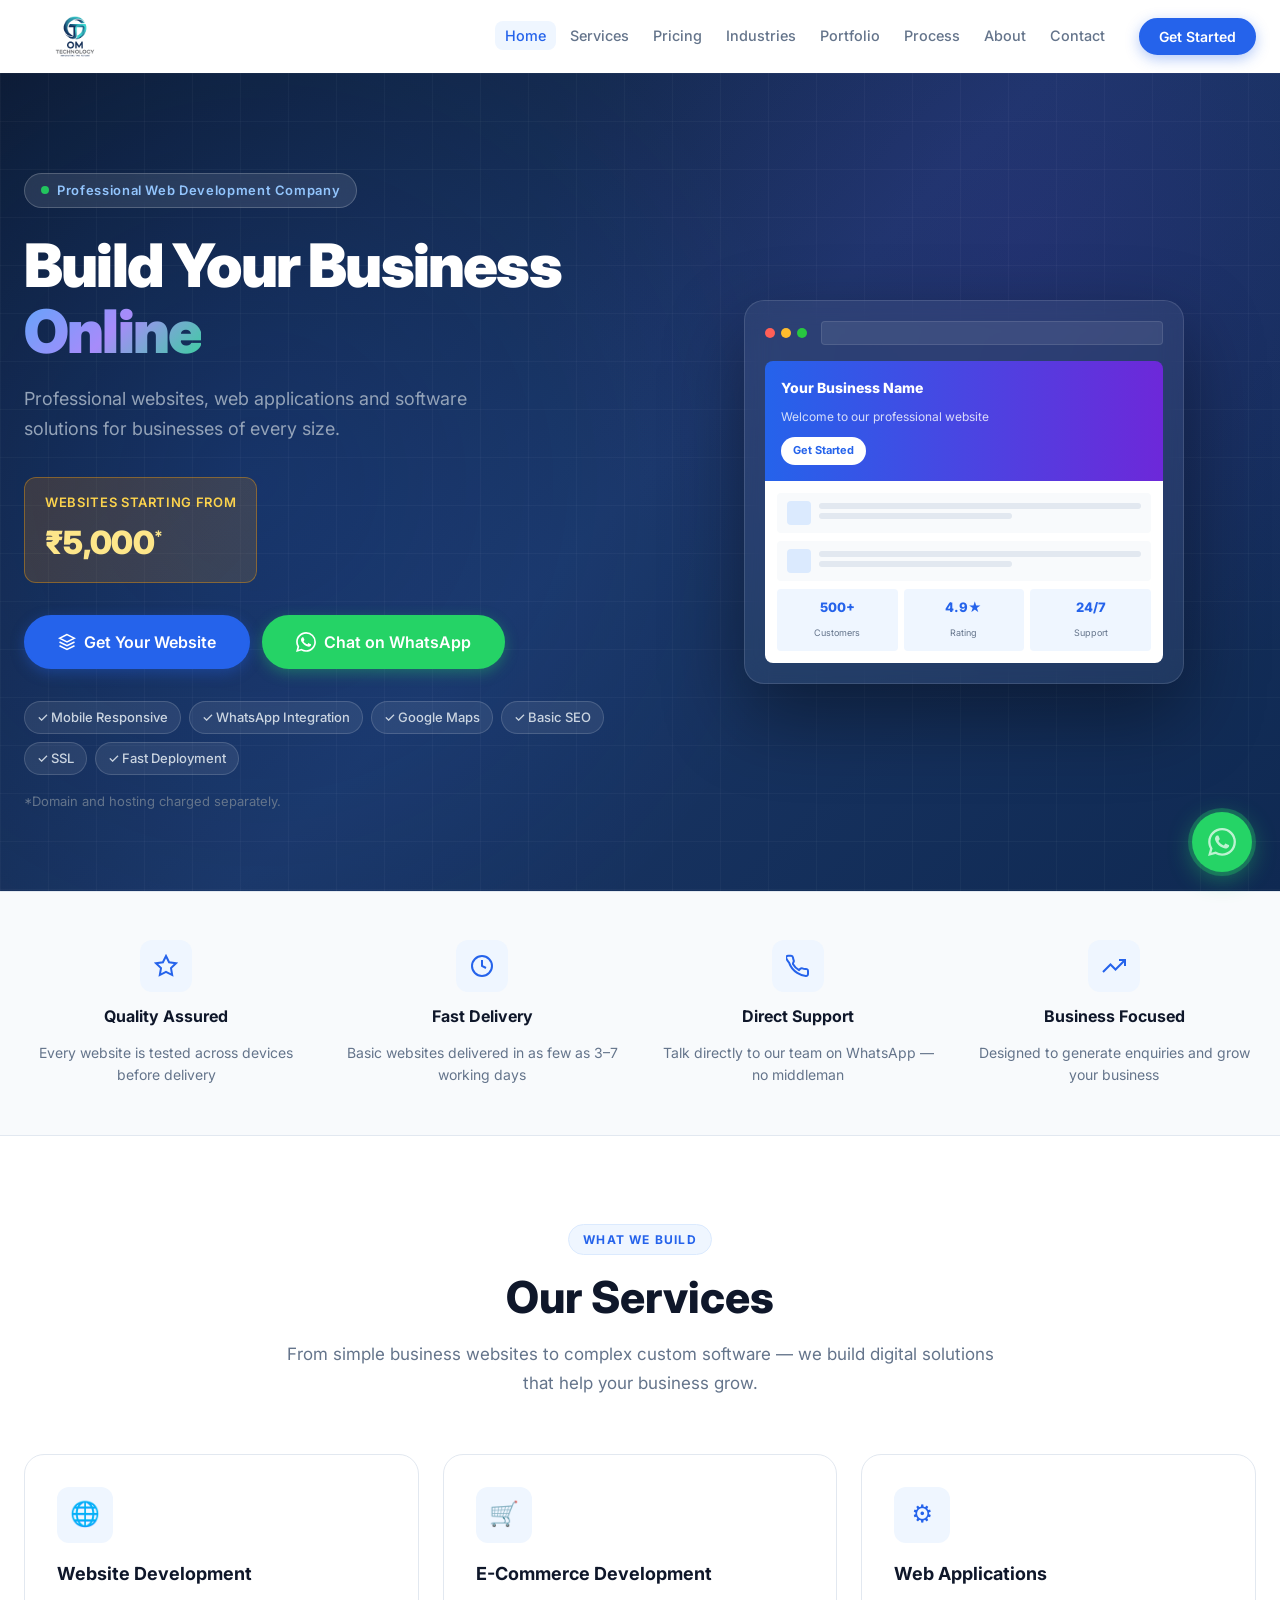
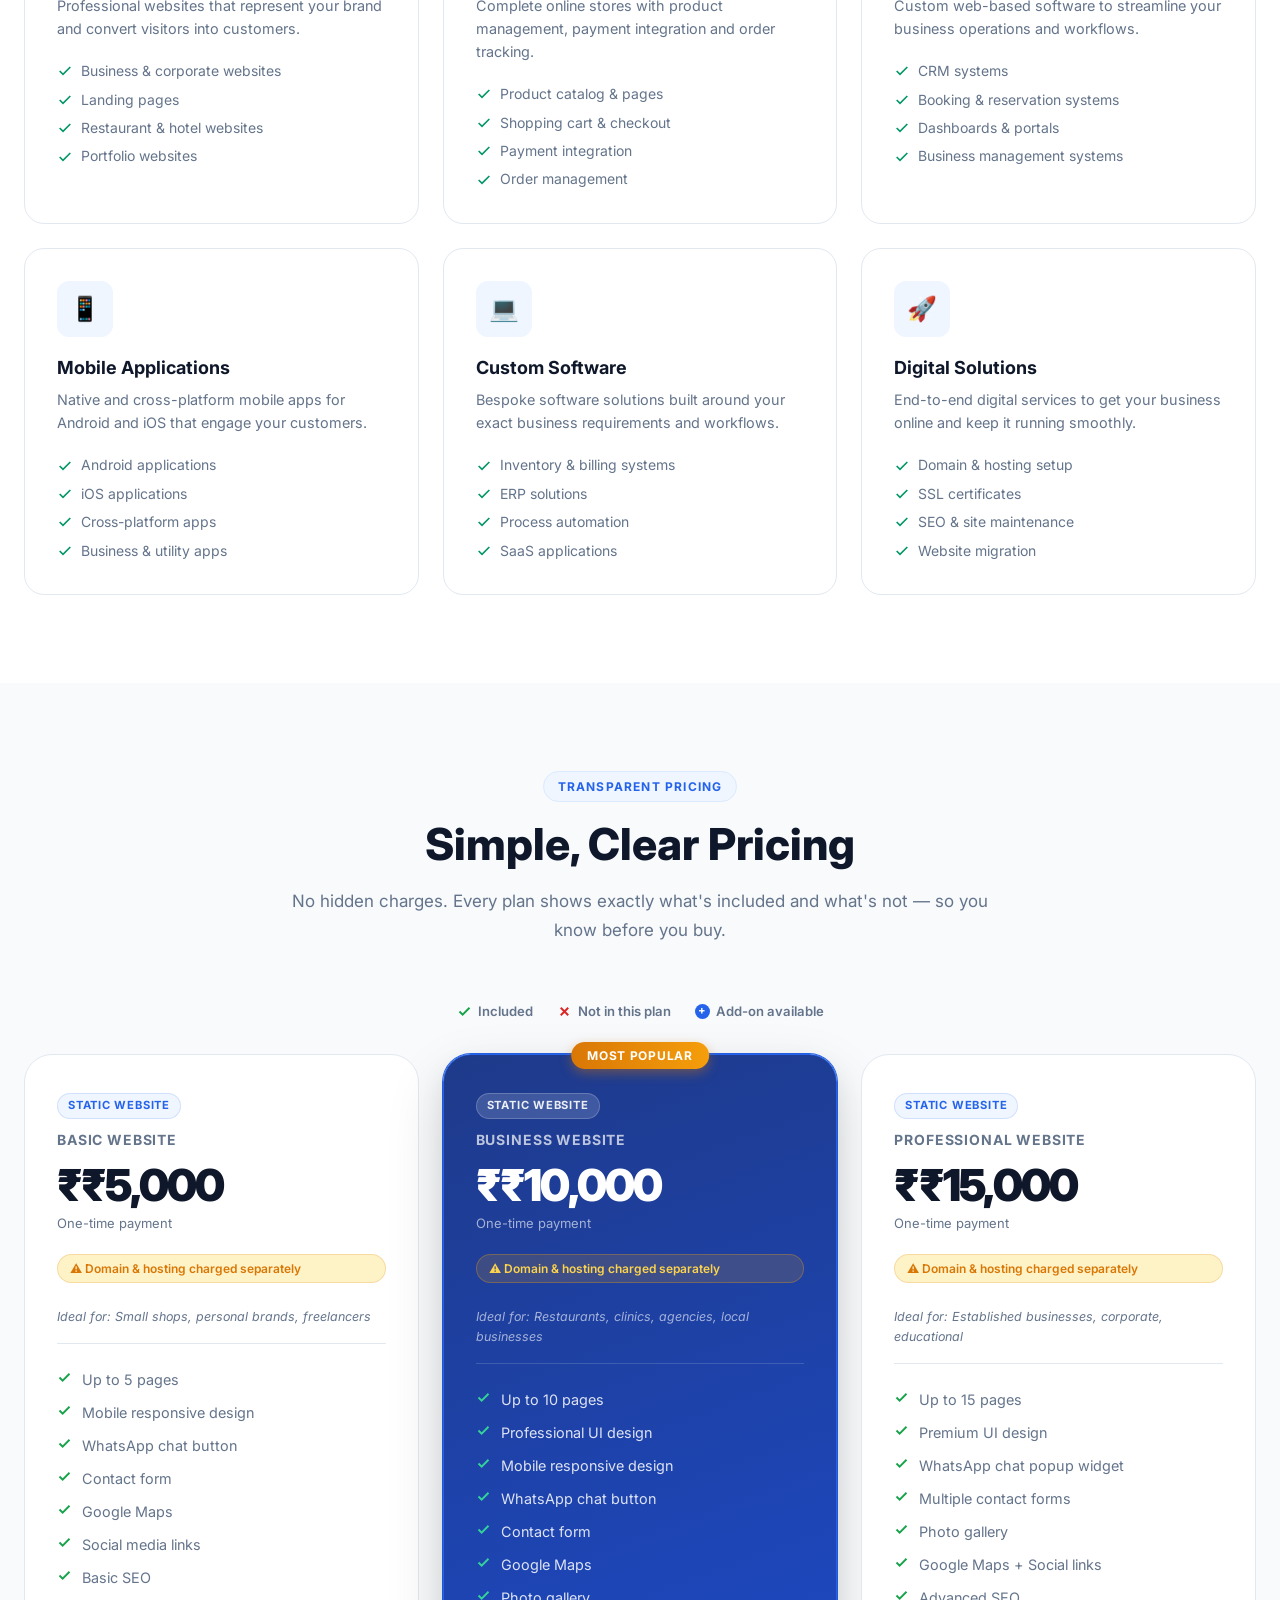
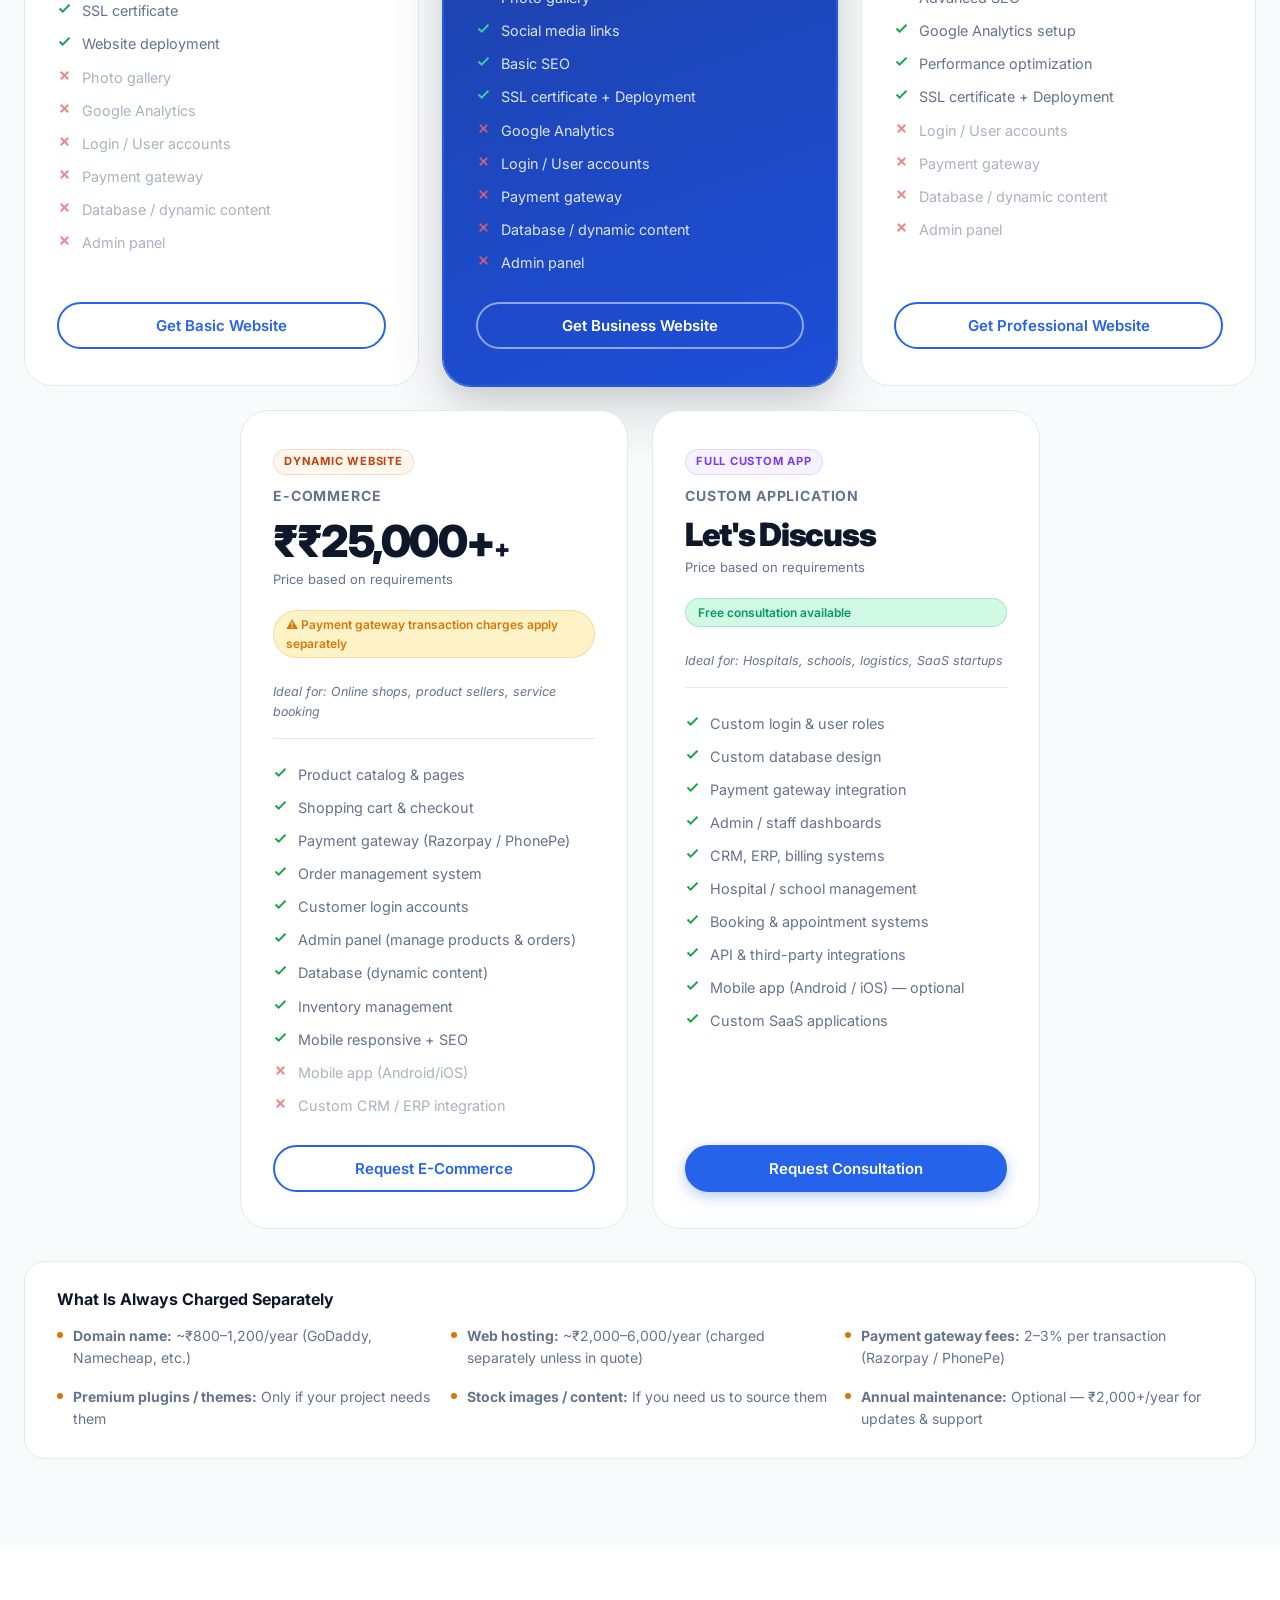
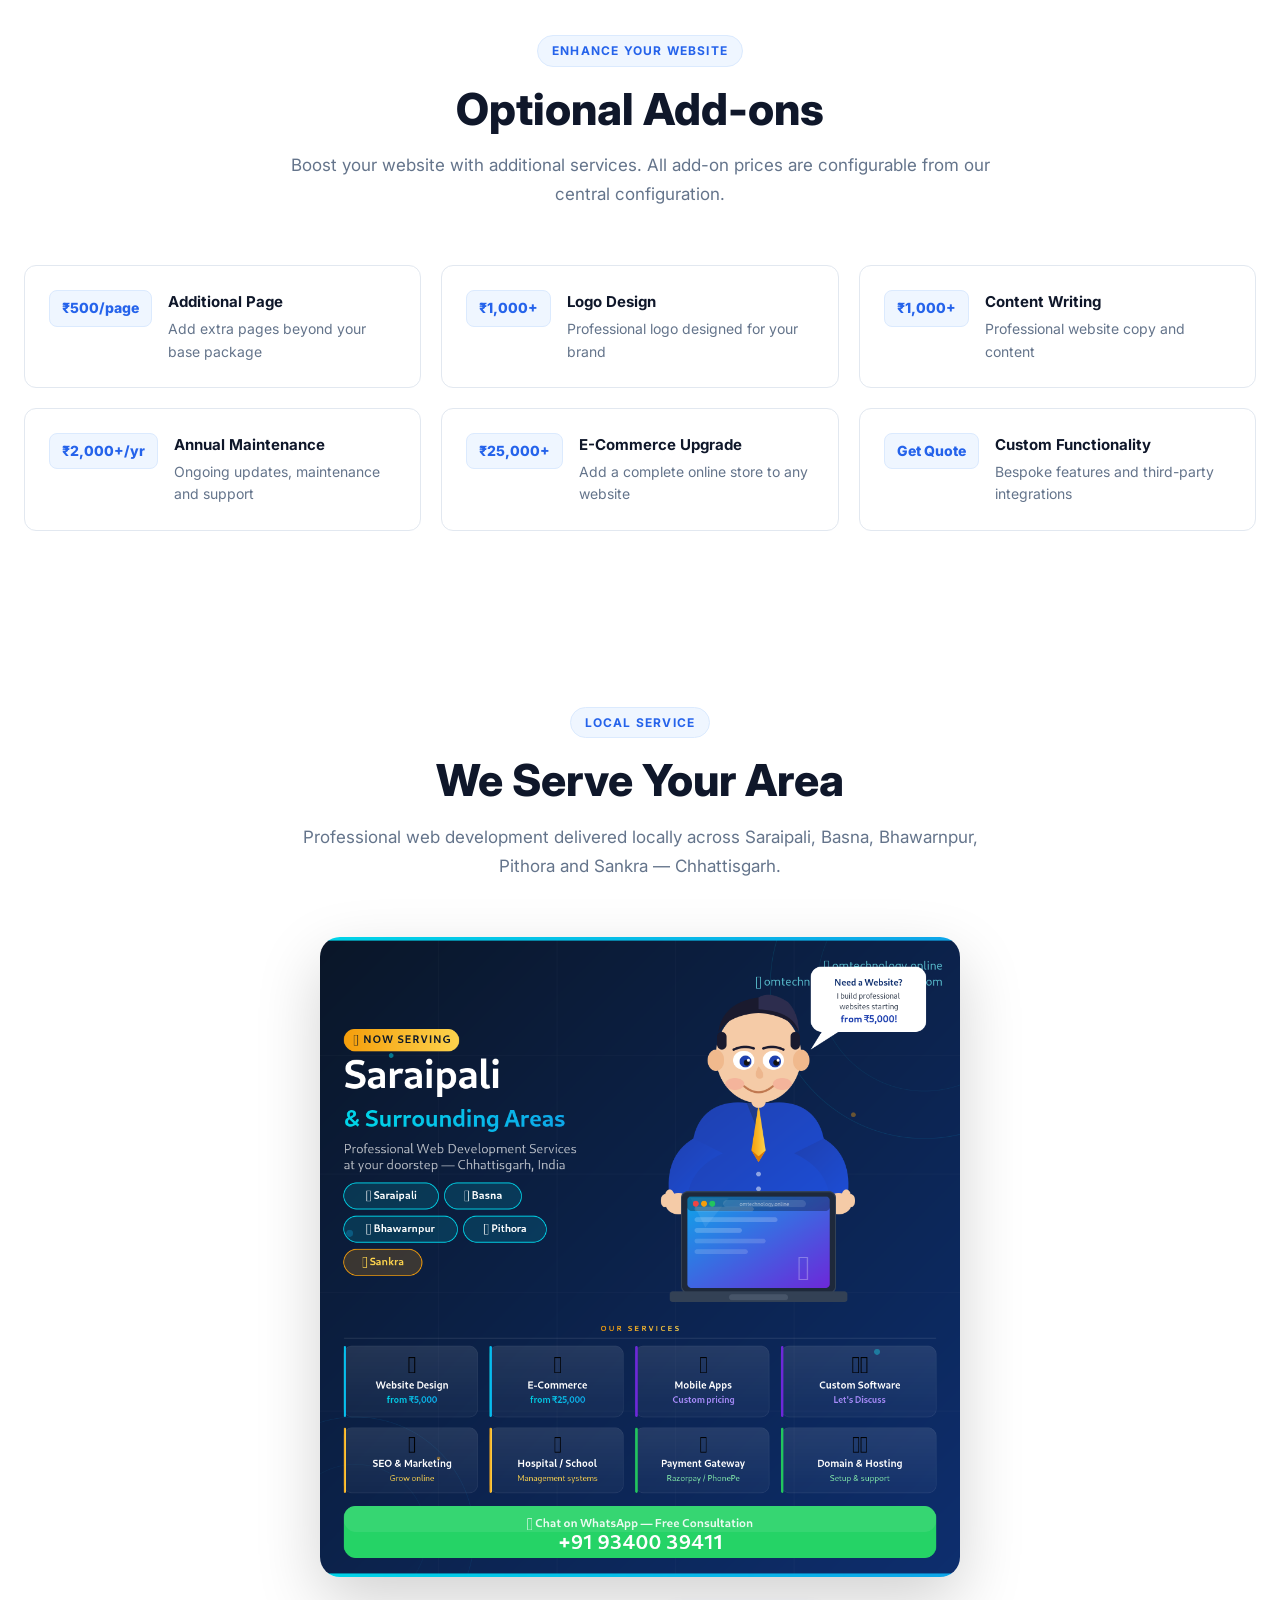
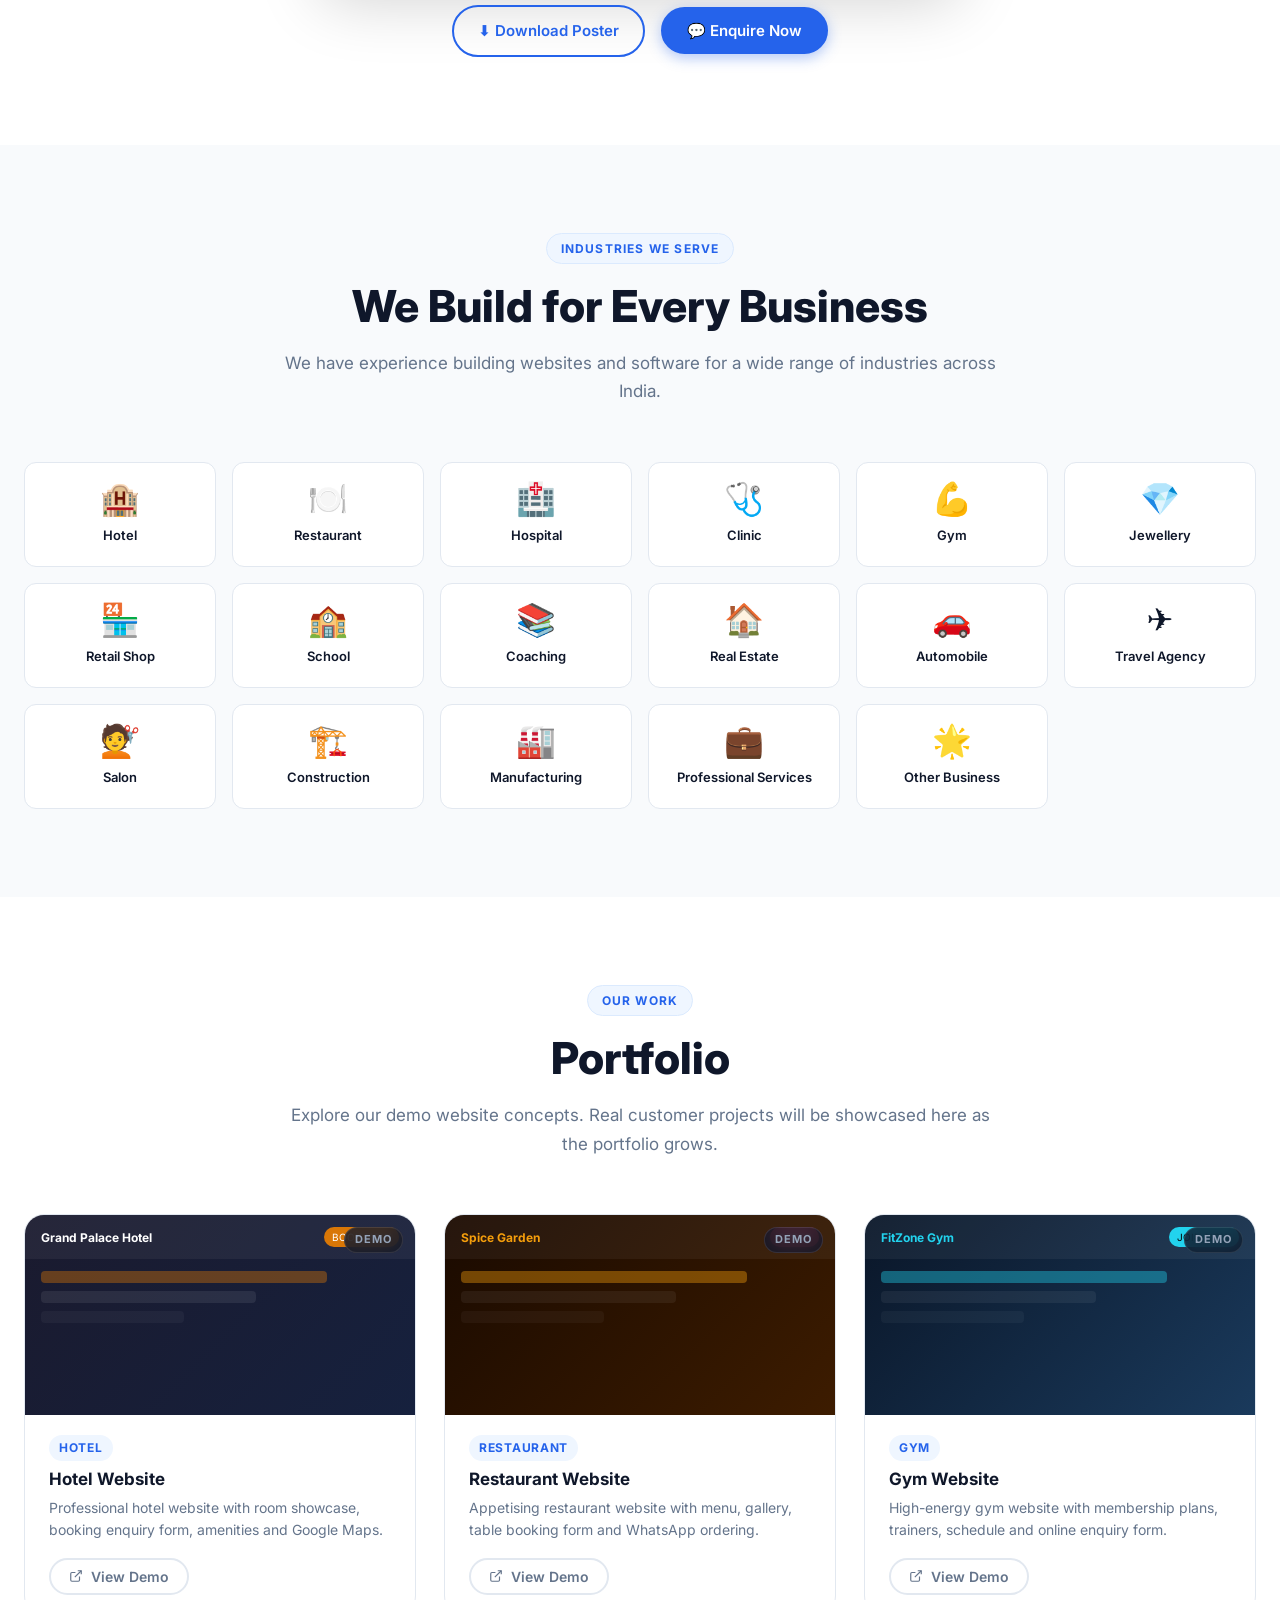
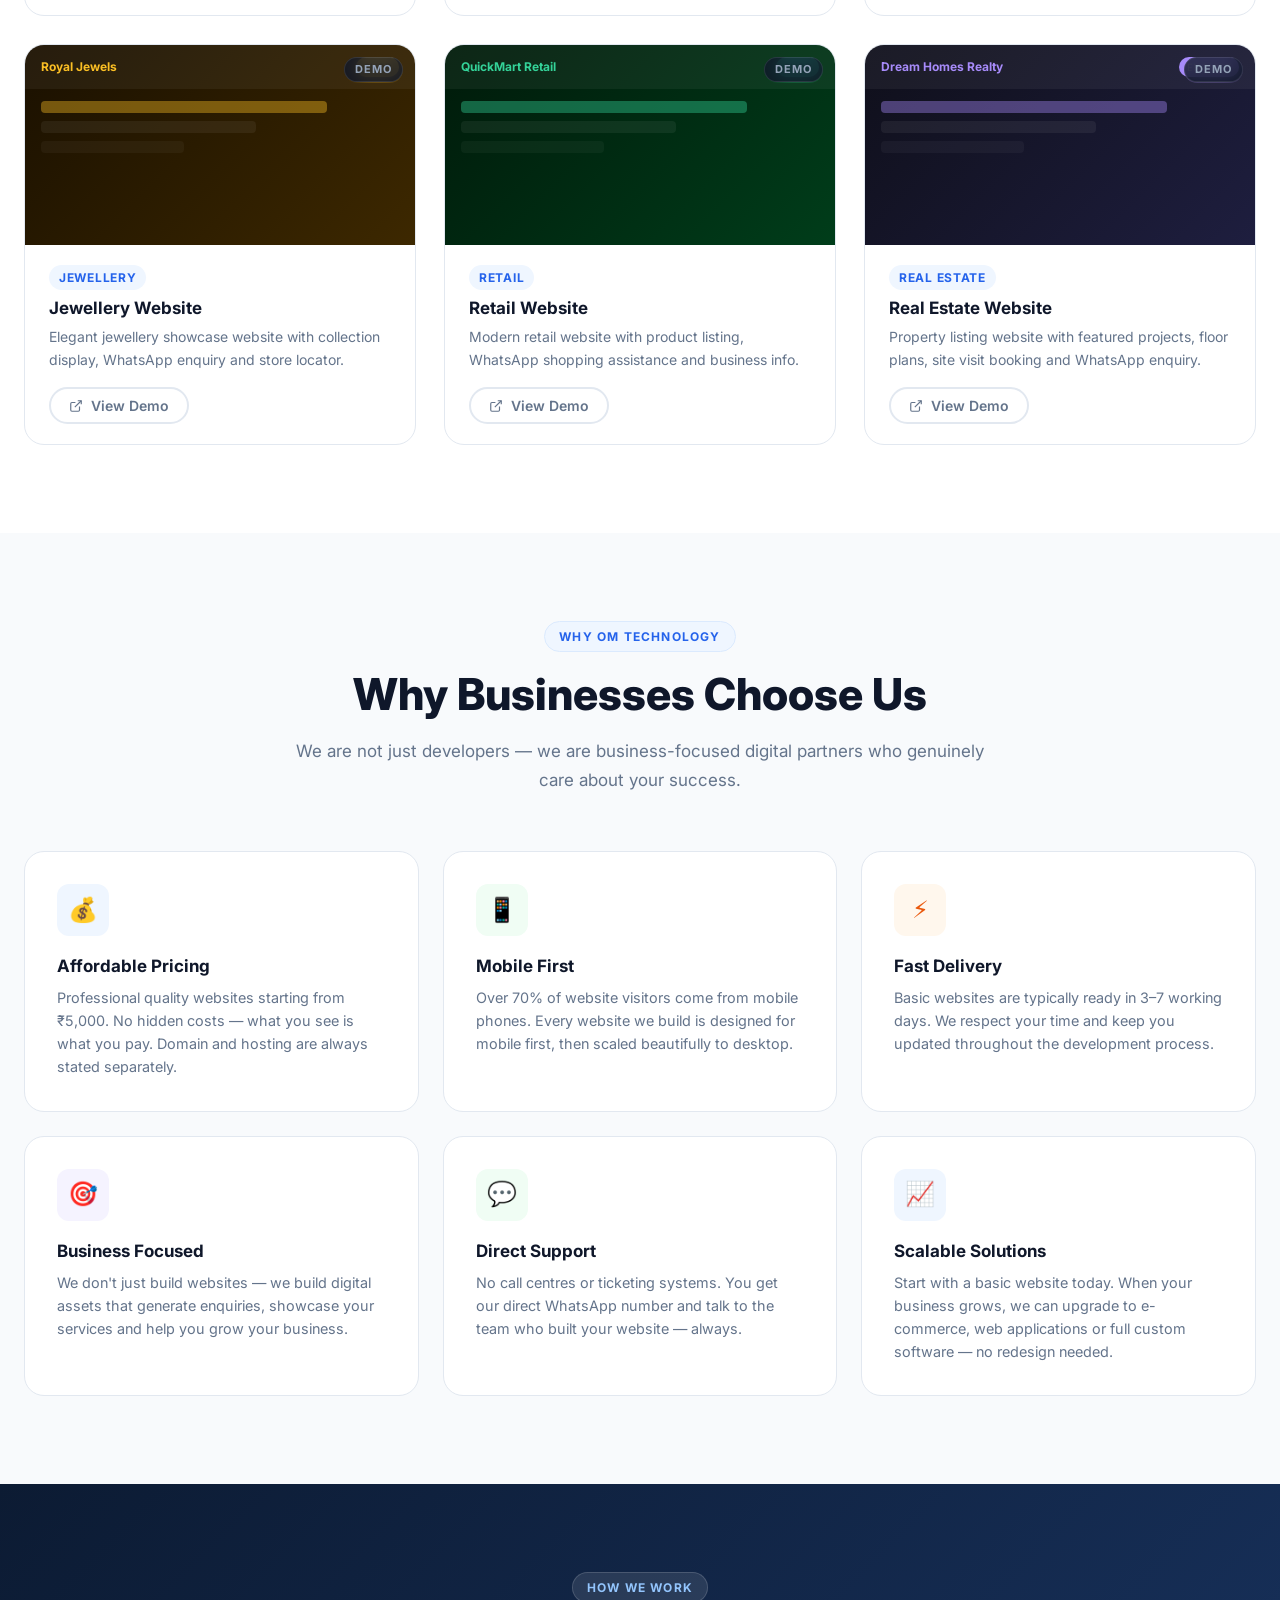
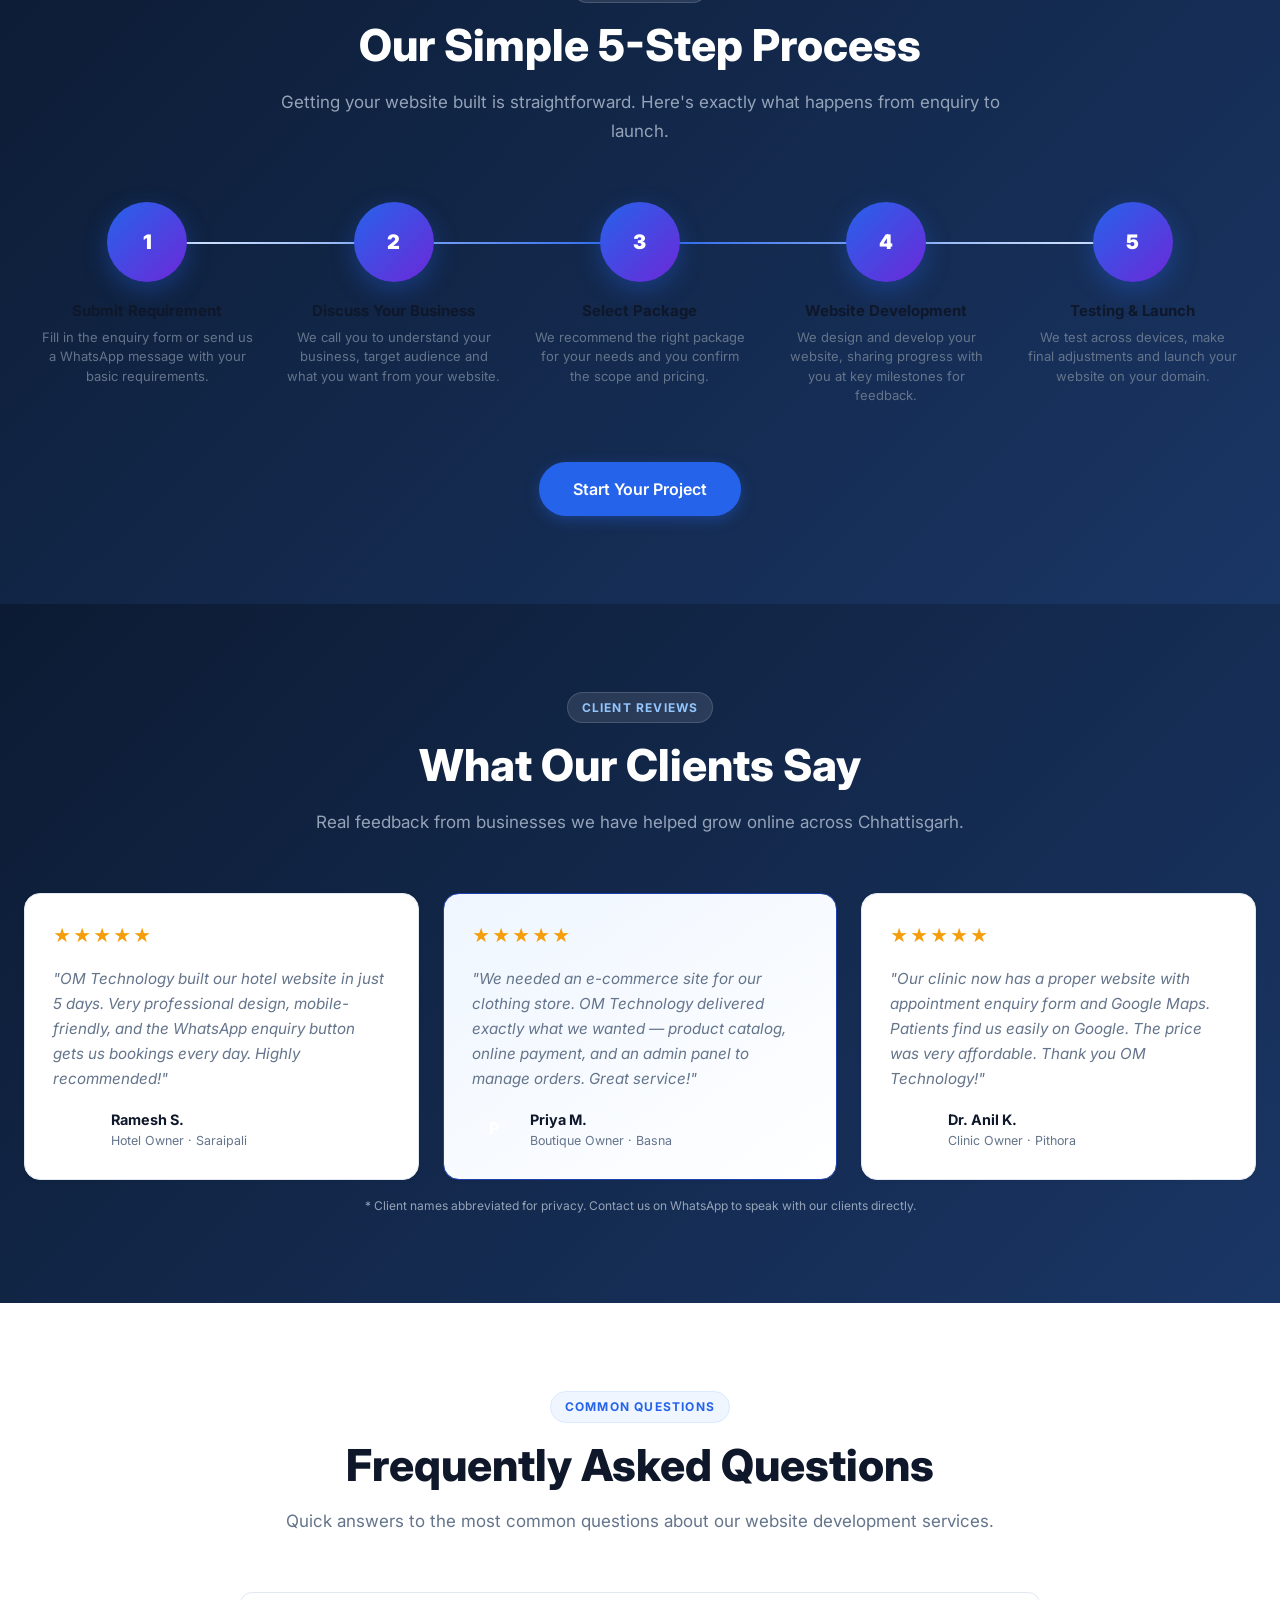
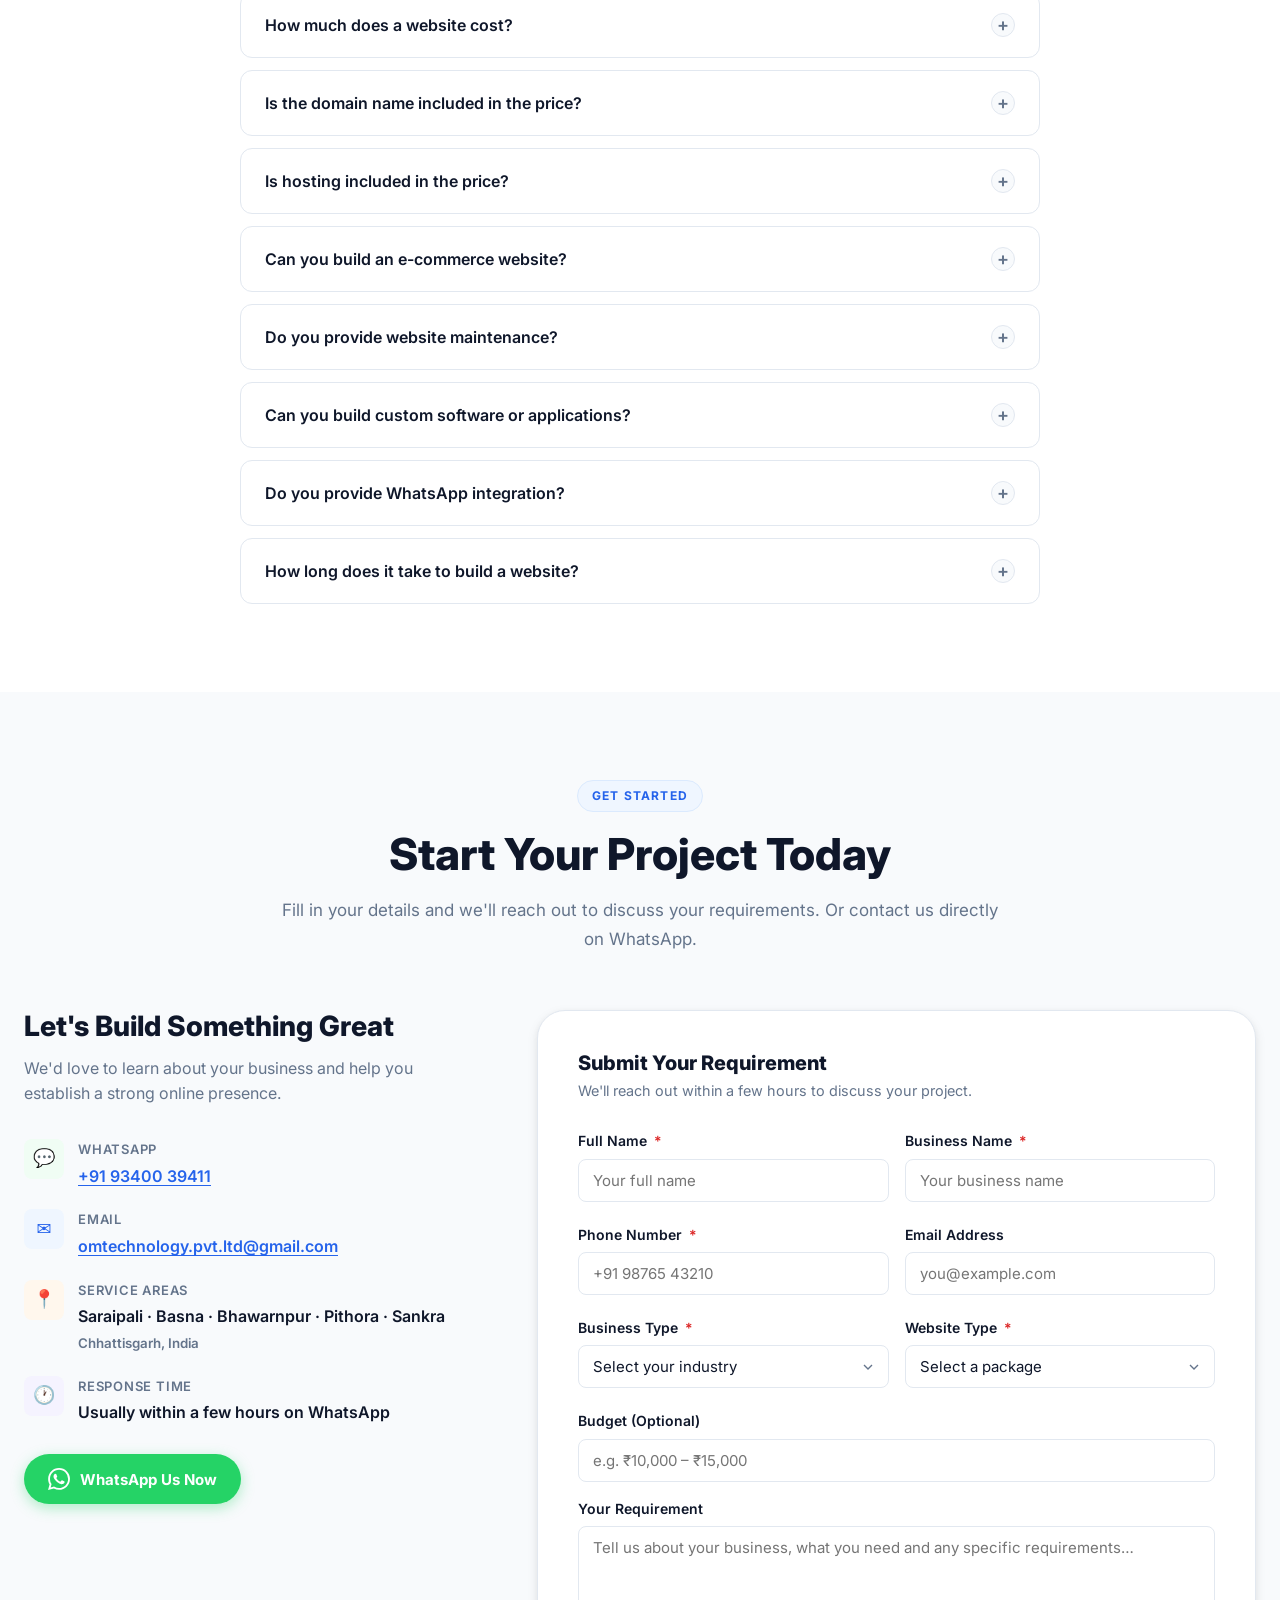
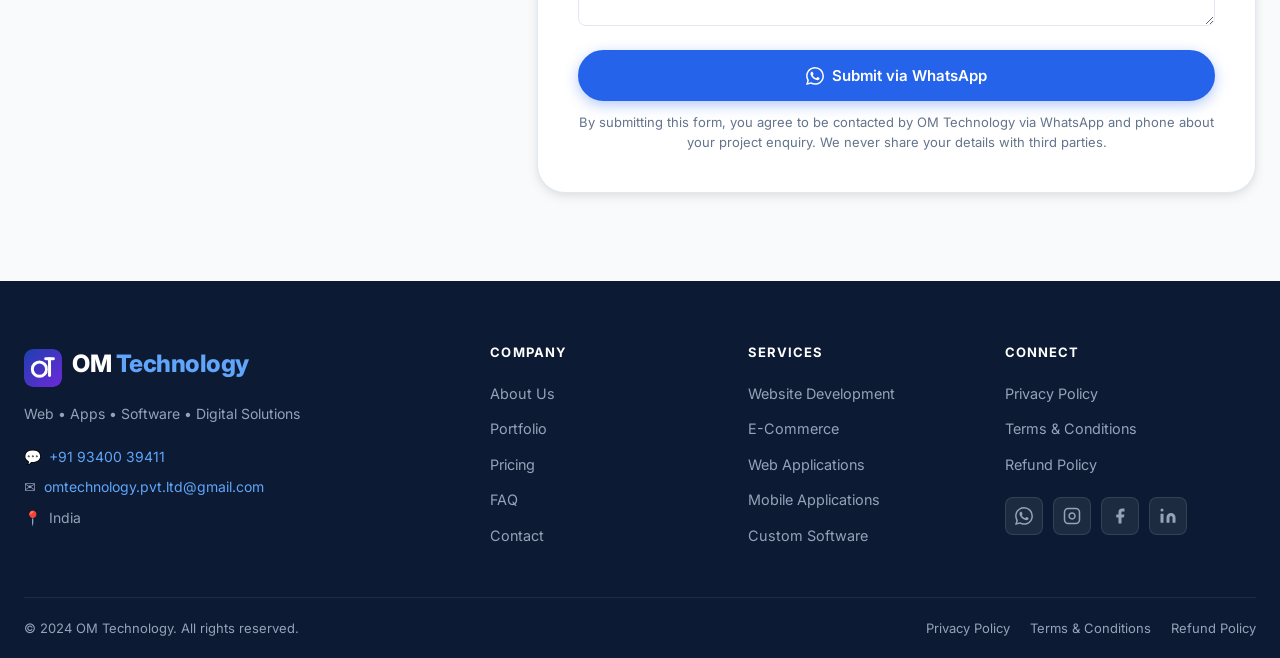
<file: index.html>
<!DOCTYPE html>
<html lang="en">
<head>
  <meta charset="UTF-8">
  <meta name="viewport" content="width=device-width, initial-scale=1.0">
  <meta http-equiv="X-UA-Compatible" content="IE=edge">

  <!-- ── Primary SEO ───────────────────────────────────────── -->
  <title>OM Technology | Website, Web Apps &amp; Software Development</title>
  <meta name="description" content="OM Technology builds professional websites, e-commerce stores, web applications and custom software solutions for businesses. Websites starting from ₹5,000.">
  <meta name="keywords" content="website development Saraipali, web development company Saraipali, website design Basna, web development Pithora, website Bhawarnpur, web development Sankra, web development Chhattisgarh, e-commerce website, web application development, custom software, mobile app development, digital solutions, website ₹5000">
  <meta name="author" content="OM Technology">
  <meta name="robots" content="index, follow">
  <link rel="canonical" href="https://omtechnology.online/">

  <!-- ── Open Graph ─────────────────────────────────────────── -->
  <meta property="og:type"        content="website">
  <meta property="og:url"         content="https://omtechnology.online/">
  <meta property="og:site_name"   content="OM Technology">
  <meta property="og:title"       content="OM Technology | Professional Website Development">
  <meta property="og:description" content="Professional websites, e-commerce, web apps &amp; custom software for businesses. Starting from ₹5,000.">
  <meta property="og:image"       content="https://omtechnology.online/assets/images/og-image.jpg">
  <meta property="og:locale"      content="en_IN">

  <!-- ── Twitter Card ──────────────────────────────────────── -->
  <meta name="twitter:card"        content="summary_large_image">
  <meta name="twitter:title"       content="OM Technology | Professional Website Development">
  <meta name="twitter:description" content="Professional websites, e-commerce, web apps &amp; custom software. Starting from ₹5,000.">
  <meta name="twitter:image"       content="https://omtechnology.online/assets/images/og-image.jpg">

  <!-- ── Favicon ───────────────────────────────────────────── -->
  <link rel="icon" href="/favicon.ico" sizes="any">
  <link rel="apple-touch-icon" href="/assets/images/apple-touch-icon.png">
  <meta name="theme-color" content="#1E40AF">

  <!-- ── Google Fonts (Inter) ──────────────────────────────── -->
  <link rel="preconnect" href="https://fonts.googleapis.com">
  <link rel="preconnect" href="https://fonts.gstatic.com" crossorigin>
  <link href="https://fonts.googleapis.com/css2?family=Inter:wght@400;500;600;700;800;900&display=swap" rel="stylesheet">

  <!-- ── Stylesheets ───────────────────────────────────────── -->
  <link rel="stylesheet" href="css/style.css">
  <link rel="stylesheet" href="css/responsive.css">

  <!-- ── JSON-LD Structured Data ───────────────────────────── -->
  <script type="application/ld+json">
  {
    "@context": "https://schema.org",
    "@graph": [
      {
        "@type": "Organization",
        "@id": "https://omtechnology.online/#organization",
        "name": "OM Technology",
        "url": "https://omtechnology.online",
        "description": "Professional website development, e-commerce, web applications and custom software solutions for businesses across India.",
        "logo": {
          "@type": "ImageObject",
          "url": "https://omtechnology.online/assets/logos/om-technology-logo.png"
        },
        "contactPoint": {
          "@type": "ContactPoint",
          "contactType": "customer service",
          "telephone": "+91-9340039411",
          "availableLanguage": ["English", "Hindi"],
          "contactOption": "TollFree"
        },
        "areaServed": [
          { "@type": "City", "name": "Saraipali" },
          { "@type": "City", "name": "Basna" },
          { "@type": "City", "name": "Bhawarnpur" },
          { "@type": "City", "name": "Pithora" },
          { "@type": "City", "name": "Sankra" },
          { "@type": "State", "name": "Chhattisgarh" },
          { "@type": "Country", "name": "India" }
        ],
        "sameAs": []
      },
      {
        "@type": "WebSite",
        "@id": "https://omtechnology.online/#website",
        "url": "https://omtechnology.online",
        "name": "OM Technology",
        "publisher": { "@id": "https://omtechnology.online/#organization" }
      },
      {
        "@type": "Service",
        "name": "Website Development",
        "provider": { "@id": "https://omtechnology.online/#organization" },
        "description": "Professional website development starting from ₹5,000 including mobile responsive design, WhatsApp integration and SEO.",
        "areaServed": [
          { "@type": "City", "name": "Saraipali" },
          { "@type": "City", "name": "Basna" },
          { "@type": "City", "name": "Bhawarnpur" },
          { "@type": "City", "name": "Pithora" },
          { "@type": "City", "name": "Sankra" },
          { "@type": "State", "name": "Chhattisgarh" },
          { "@type": "Country", "name": "India" }
        ],
        "offers": {
          "@type": "Offer",
          "priceCurrency": "INR",
          "price": "5000",
          "description": "Basic website package"
        }
      },
      {
        "@type": "FAQPage",
        "mainEntity": [
          {
            "@type": "Question",
            "name": "How much does a website cost?",
            "acceptedAnswer": {
              "@type": "Answer",
              "text": "Our basic website package starts at ₹5,000. Domain and hosting are charged separately."
            }
          },
          {
            "@type": "Question",
            "name": "Is domain included in the website price?",
            "acceptedAnswer": {
              "@type": "Answer",
              "text": "No. Domain registration is charged separately and is not included in the website package price."
            }
          },
          {
            "@type": "Question",
            "name": "Is hosting included in the website price?",
            "acceptedAnswer": {
              "@type": "Answer",
              "text": "Hosting is charged separately unless specifically included in the quotation."
            }
          },
          {
            "@type": "Question",
            "name": "Can you build an e-commerce website?",
            "acceptedAnswer": {
              "@type": "Answer",
              "text": "Yes. E-commerce projects start from ₹25,000 depending on features and requirements."
            }
          },
          {
            "@type": "Question",
            "name": "Do you provide website maintenance?",
            "acceptedAnswer": {
              "@type": "Answer",
              "text": "Yes. Optional maintenance and support plans are available starting from ₹2,000 per year."
            }
          }
        ]
      }
    ]
  }
  </script>

  <!-- ── Google Analytics (add your G-XXXXXXX ID to config.js) ── -->
  <script>
    (function() {
      var id = (typeof CONFIG !== 'undefined') ? CONFIG.ANALYTICS_ID : '';
      if (!id) return;
      var s = document.createElement('script');
      s.async = true;
      s.src = 'https://www.googletagmanager.com/gtag/js?id=' + id;
      document.head.appendChild(s);
      window.dataLayer = window.dataLayer || [];
      function gtag(){dataLayer.push(arguments);}
      gtag('js', new Date()); gtag('config', id);
    })();
  </script>
</head>
<body>

  <!-- ── Page Loader ────────────────────────────────────────── -->
  <div class="page-loader" id="page-loader" aria-hidden="true">
    <div class="loader-content">
      <img src="/assets/logos/om-technology-logo.png" alt="OM Technology" width="160" height="88" style="height:70px;width:auto;">
      <div class="loader-bar"><div class="loader-fill"></div></div>
    </div>
  </div>

  <!-- Skip link (accessibility) -->
  <a href="#main-content" class="skip-link">Skip to main content</a>

  <!-- ════════════════════════════════════════════════════════
       HEADER
       ════════════════════════════════════════════════════════ -->
  <header class="header" id="header" role="banner">
    <nav class="nav container" aria-label="Main navigation">
      <!-- Logo -->
      <a href="/" class="nav-logo" aria-label="OM Technology — Home">
        <img src="/assets/logos/om-technology-logo.png" alt="OM Technology" width="200" height="109" style="height:56px;width:auto;flex-shrink:0;display:block;" loading="eager">
      </a>

      <!-- Desktop links -->
      <ul class="nav-links" id="nav-links" role="menubar" aria-label="Site navigation">
        <li role="none"><a href="#home"       class="nav-link" role="menuitem">Home</a></li>
        <li role="none"><a href="#services"   class="nav-link" role="menuitem">Services</a></li>
        <li role="none"><a href="#pricing"    class="nav-link" role="menuitem">Pricing</a></li>
        <li role="none"><a href="#industries" class="nav-link" role="menuitem">Industries</a></li>
        <li role="none"><a href="#portfolio"  class="nav-link" role="menuitem">Portfolio</a></li>
        <li role="none"><a href="#process"    class="nav-link" role="menuitem">Process</a></li>
        <li role="none"><a href="#about"      class="nav-link" role="menuitem">About</a></li>
        <li role="none"><a href="#contact"    class="nav-link" role="menuitem">Contact</a></li>
      </ul>

<button class="btn btn-primary btn-sm nav-cta" onclick="scrollToSection('contact')" aria-label="Get started with OM Technology">
        Get Started
      </button>

      <!-- Hamburger -->
      <button class="hamburger" id="hamburger" aria-label="Open navigation menu" aria-expanded="false" aria-controls="nav-links">
        <span class="hamburger-line" aria-hidden="true"></span>
        <span class="hamburger-line" aria-hidden="true"></span>
        <span class="hamburger-line" aria-hidden="true"></span>
      </button>
    </nav>
    <div class="nav-overlay" id="nav-overlay" aria-hidden="true"></div>
  </header>

  <!-- ════════════════════════════════════════════════════════
       MAIN
       ════════════════════════════════════════════════════════ -->
  <main id="main-content">

    <!-- ── HERO ──────────────────────────────────────────────── -->
    <section class="hero" id="home" aria-labelledby="hero-heading">
      <div class="container">
        <div class="hero-content">
          <div class="hero-badge" aria-label="Company category">
            <span class="badge-dot" aria-hidden="true"></span>
            Professional Web Development Company
          </div>

          <h1 class="hero-headline" id="hero-heading">
            Build Your Business<br>
            <span class="text-gradient">Online</span>
          </h1>

          <p class="hero-subheadline">
            Professional websites, web applications and software solutions
            for businesses of every size.
          </p>

          <div class="hero-price-badge" aria-label="Starting price">
            <span class="price-label">Websites Starting From</span>
            <span class="price-amount">₹5,000<sup>*</sup></span>
          </div>

          <div class="hero-actions">
            <button class="btn btn-primary btn-lg" onclick="scrollToSection('contact')">
              <svg width="18" height="18" viewBox="0 0 24 24" fill="none" stroke="currentColor" stroke-width="2" aria-hidden="true"><path d="M12 2L2 7l10 5 10-5-10-5z"/><path d="M2 17l10 5 10-5M2 12l10 5 10-5"/></svg>
              Get Your Website
            </button>
            <button class="btn btn-whatsapp btn-lg" onclick="openWhatsApp()">
              <svg width="20" height="20" viewBox="0 0 24 24" fill="currentColor" aria-hidden="true"><path d="M17.472 14.382c-.297-.149-1.758-.867-2.03-.967-.273-.099-.471-.148-.67.15-.197.297-.767.966-.94 1.164-.173.199-.347.223-.644.075-.297-.15-1.255-.463-2.39-1.475-.883-.788-1.48-1.761-1.653-2.059-.173-.297-.018-.458.13-.606.134-.133.298-.347.446-.52.149-.174.198-.298.298-.497.099-.198.05-.371-.025-.52-.075-.149-.669-1.612-.916-2.207-.242-.579-.487-.5-.669-.51-.173-.008-.371-.01-.57-.01-.198 0-.52.074-.792.372-.272.297-1.04 1.016-1.04 2.479 0 1.462 1.065 2.875 1.213 3.074.149.198 2.096 3.2 5.077 4.487.709.306 1.262.489 1.694.625.712.227 1.36.195 1.871.118.571-.085 1.758-.719 2.006-1.413.248-.694.248-1.289.173-1.413-.074-.124-.272-.198-.57-.347m-5.421 7.403h-.004a9.87 9.87 0 01-5.031-1.378l-.361-.214-3.741.982.998-3.648-.235-.374a9.86 9.86 0 01-1.51-5.26c.001-5.45 4.436-9.884 9.888-9.884 2.64 0 5.122 1.03 6.988 2.898a9.825 9.825 0 012.893 6.994c-.003 5.45-4.437 9.884-9.885 9.884m8.413-18.297A11.815 11.815 0 0012.05 0C5.495 0 .16 5.335.157 11.892c0 2.096.547 4.142 1.588 5.945L.057 24l6.305-1.654a11.882 11.882 0 005.683 1.448h.005c6.554 0 11.89-5.335 11.893-11.893a11.821 11.821 0 00-3.48-8.413z"/></svg>
              Chat on WhatsApp
            </button>
          </div>

          <div class="hero-benefits" aria-label="Included in every package">
            <span class="benefit-chip">✓ Mobile Responsive</span>
            <span class="benefit-chip">✓ WhatsApp Integration</span>
            <span class="benefit-chip">✓ Google Maps</span>
            <span class="benefit-chip">✓ Basic SEO</span>
            <span class="benefit-chip">✓ SSL</span>
            <span class="benefit-chip">✓ Fast Deployment</span>
          </div>

          <p class="hero-footnote">*Domain and hosting charged separately.</p>
        </div>

        <!-- Hero visual — CSS browser mockup -->
        <div class="hero-visual" aria-hidden="true">
          <div class="device-mockup">
            <div class="device-bar">
              <span class="device-dot"></span>
              <span class="device-dot"></span>
              <span class="device-dot"></span>
              <div class="device-url"></div>
            </div>
            <div class="device-screen">
              <div class="screen-header">
                <div class="screen-logo">Your Business Name</div>
                <div class="screen-hero-text">Welcome to our professional website</div>
                <span class="screen-btn">Get Started</span>
              </div>
              <div class="screen-body">
                <div class="screen-card">
                  <div class="screen-icon"></div>
                  <div class="screen-lines">
                    <div class="screen-line"></div>
                    <div class="screen-line screen-line-short"></div>
                  </div>
                </div>
                <div class="screen-card">
                  <div class="screen-icon"></div>
                  <div class="screen-lines">
                    <div class="screen-line"></div>
                    <div class="screen-line screen-line-short"></div>
                  </div>
                </div>
                <div class="screen-stats">
                  <div class="screen-stat">
                    <span class="screen-stat-num">500+</span>
                    <span class="screen-stat-label">Customers</span>
                  </div>
                  <div class="screen-stat">
                    <span class="screen-stat-num">4.9★</span>
                    <span class="screen-stat-label">Rating</span>
                  </div>
                  <div class="screen-stat">
                    <span class="screen-stat-num">24/7</span>
                    <span class="screen-stat-label">Support</span>
                  </div>
                </div>
              </div>
            </div>
          </div>
        </div>
      </div>
    </section>

    <!-- ── TRUST / BENEFITS ────────────────────────────────── -->
    <section class="trust" id="trust" aria-label="Why choose us at a glance">
      <div class="container">
        <div class="trust-item" data-animate>
          <div class="trust-icon" aria-hidden="true">
            <svg width="24" height="24" viewBox="0 0 24 24" fill="none" stroke="currentColor" stroke-width="2"><path d="M12 2l3.09 6.26L22 9.27l-5 4.87 1.18 6.88L12 17.77l-6.18 3.25L7 14.14 2 9.27l6.91-1.01L12 2z"/></svg>
          </div>
          <div class="trust-title">Quality Assured</div>
          <div class="trust-desc">Every website is tested across devices before delivery</div>
        </div>
        <div class="trust-item" data-animate data-animate-delay="2">
          <div class="trust-icon" aria-hidden="true">
            <svg width="24" height="24" viewBox="0 0 24 24" fill="none" stroke="currentColor" stroke-width="2"><circle cx="12" cy="12" r="10"/><polyline points="12 6 12 12 16 14"/></svg>
          </div>
          <div class="trust-title">Fast Delivery</div>
          <div class="trust-desc">Basic websites delivered in as few as 3–7 working days</div>
        </div>
        <div class="trust-item" data-animate data-animate-delay="3">
          <div class="trust-icon" aria-hidden="true">
            <svg width="24" height="24" viewBox="0 0 24 24" fill="none" stroke="currentColor" stroke-width="2"><path d="M22 16.92v3a2 2 0 01-2.18 2 19.79 19.79 0 01-8.63-3.07A19.5 19.5 0 013.07 8.63 19.79 19.79 0 01.01 4 2 2 0 012 1.84h3a2 2 0 012 1.72c.127.96.361 1.903.7 2.81a2 2 0 01-.45 2.11L6.91 9.91a16 16 0 006.16 6.16l1.27-1.27a2 2 0 012.11-.45c.907.339 1.85.573 2.81.7A2 2 0 0122 16.92z"/></svg>
          </div>
          <div class="trust-title">Direct Support</div>
          <div class="trust-desc">Talk directly to our team on WhatsApp — no middleman</div>
        </div>
        <div class="trust-item" data-animate data-animate-delay="4">
          <div class="trust-icon" aria-hidden="true">
            <svg width="24" height="24" viewBox="0 0 24 24" fill="none" stroke="currentColor" stroke-width="2"><polyline points="23 6 13.5 15.5 8.5 10.5 1 18"/><polyline points="17 6 23 6 23 12"/></svg>
          </div>
          <div class="trust-title">Business Focused</div>
          <div class="trust-desc">Designed to generate enquiries and grow your business</div>
        </div>
      </div>
    </section>

    <!-- ── SERVICES ───────────────────────────────────────────── -->
    <section class="section" id="services" aria-labelledby="services-heading">
      <div class="container">
        <div class="section-header">
          <span class="section-tag">What We Build</span>
          <h2 class="section-title" id="services-heading">Our Services</h2>
          <p class="section-subtitle">From simple business websites to complex custom software — we build digital solutions that help your business grow.</p>
        </div>

        <div class="services-grid">

          <!-- Website Development -->
          <article class="service-card" data-animate>
            <div class="service-icon" aria-hidden="true">🌐</div>
            <h3 class="service-title">Website Development</h3>
            <p class="service-desc">Professional websites that represent your brand and convert visitors into customers.</p>
            <ul class="service-features" aria-label="Examples">
              <li class="service-feature"><svg class="feature-check" width="16" height="16" viewBox="0 0 24 24" fill="none" stroke="currentColor" stroke-width="2.5" aria-hidden="true"><polyline points="20 6 9 17 4 12"/></svg>Business &amp; corporate websites</li>
              <li class="service-feature"><svg class="feature-check" width="16" height="16" viewBox="0 0 24 24" fill="none" stroke="currentColor" stroke-width="2.5" aria-hidden="true"><polyline points="20 6 9 17 4 12"/></svg>Landing pages</li>
              <li class="service-feature"><svg class="feature-check" width="16" height="16" viewBox="0 0 24 24" fill="none" stroke="currentColor" stroke-width="2.5" aria-hidden="true"><polyline points="20 6 9 17 4 12"/></svg>Restaurant &amp; hotel websites</li>
              <li class="service-feature"><svg class="feature-check" width="16" height="16" viewBox="0 0 24 24" fill="none" stroke="currentColor" stroke-width="2.5" aria-hidden="true"><polyline points="20 6 9 17 4 12"/></svg>Portfolio websites</li>
            </ul>
          </article>

          <!-- E-Commerce -->
          <article class="service-card" data-animate data-animate-delay="1">
            <div class="service-icon" aria-hidden="true">🛒</div>
            <h3 class="service-title">E-Commerce Development</h3>
            <p class="service-desc">Complete online stores with product management, payment integration and order tracking.</p>
            <ul class="service-features">
              <li class="service-feature"><svg class="feature-check" width="16" height="16" viewBox="0 0 24 24" fill="none" stroke="currentColor" stroke-width="2.5" aria-hidden="true"><polyline points="20 6 9 17 4 12"/></svg>Product catalog &amp; pages</li>
              <li class="service-feature"><svg class="feature-check" width="16" height="16" viewBox="0 0 24 24" fill="none" stroke="currentColor" stroke-width="2.5" aria-hidden="true"><polyline points="20 6 9 17 4 12"/></svg>Shopping cart &amp; checkout</li>
              <li class="service-feature"><svg class="feature-check" width="16" height="16" viewBox="0 0 24 24" fill="none" stroke="currentColor" stroke-width="2.5" aria-hidden="true"><polyline points="20 6 9 17 4 12"/></svg>Payment integration</li>
              <li class="service-feature"><svg class="feature-check" width="16" height="16" viewBox="0 0 24 24" fill="none" stroke="currentColor" stroke-width="2.5" aria-hidden="true"><polyline points="20 6 9 17 4 12"/></svg>Order management</li>
            </ul>
          </article>

          <!-- Web Applications -->
          <article class="service-card" data-animate data-animate-delay="2">
            <div class="service-icon" aria-hidden="true">⚙️</div>
            <h3 class="service-title">Web Applications</h3>
            <p class="service-desc">Custom web-based software to streamline your business operations and workflows.</p>
            <ul class="service-features">
              <li class="service-feature"><svg class="feature-check" width="16" height="16" viewBox="0 0 24 24" fill="none" stroke="currentColor" stroke-width="2.5" aria-hidden="true"><polyline points="20 6 9 17 4 12"/></svg>CRM systems</li>
              <li class="service-feature"><svg class="feature-check" width="16" height="16" viewBox="0 0 24 24" fill="none" stroke="currentColor" stroke-width="2.5" aria-hidden="true"><polyline points="20 6 9 17 4 12"/></svg>Booking &amp; reservation systems</li>
              <li class="service-feature"><svg class="feature-check" width="16" height="16" viewBox="0 0 24 24" fill="none" stroke="currentColor" stroke-width="2.5" aria-hidden="true"><polyline points="20 6 9 17 4 12"/></svg>Dashboards &amp; portals</li>
              <li class="service-feature"><svg class="feature-check" width="16" height="16" viewBox="0 0 24 24" fill="none" stroke="currentColor" stroke-width="2.5" aria-hidden="true"><polyline points="20 6 9 17 4 12"/></svg>Business management systems</li>
            </ul>
          </article>

          <!-- Mobile Applications -->
          <article class="service-card" data-animate data-animate-delay="3">
            <div class="service-icon" aria-hidden="true">📱</div>
            <h3 class="service-title">Mobile Applications</h3>
            <p class="service-desc">Native and cross-platform mobile apps for Android and iOS that engage your customers.</p>
            <ul class="service-features">
              <li class="service-feature"><svg class="feature-check" width="16" height="16" viewBox="0 0 24 24" fill="none" stroke="currentColor" stroke-width="2.5" aria-hidden="true"><polyline points="20 6 9 17 4 12"/></svg>Android applications</li>
              <li class="service-feature"><svg class="feature-check" width="16" height="16" viewBox="0 0 24 24" fill="none" stroke="currentColor" stroke-width="2.5" aria-hidden="true"><polyline points="20 6 9 17 4 12"/></svg>iOS applications</li>
              <li class="service-feature"><svg class="feature-check" width="16" height="16" viewBox="0 0 24 24" fill="none" stroke="currentColor" stroke-width="2.5" aria-hidden="true"><polyline points="20 6 9 17 4 12"/></svg>Cross-platform apps</li>
              <li class="service-feature"><svg class="feature-check" width="16" height="16" viewBox="0 0 24 24" fill="none" stroke="currentColor" stroke-width="2.5" aria-hidden="true"><polyline points="20 6 9 17 4 12"/></svg>Business &amp; utility apps</li>
            </ul>
          </article>

          <!-- Custom Software -->
          <article class="service-card" data-animate data-animate-delay="4">
            <div class="service-icon" aria-hidden="true">💻</div>
            <h3 class="service-title">Custom Software</h3>
            <p class="service-desc">Bespoke software solutions built around your exact business requirements and workflows.</p>
            <ul class="service-features">
              <li class="service-feature"><svg class="feature-check" width="16" height="16" viewBox="0 0 24 24" fill="none" stroke="currentColor" stroke-width="2.5" aria-hidden="true"><polyline points="20 6 9 17 4 12"/></svg>Inventory &amp; billing systems</li>
              <li class="service-feature"><svg class="feature-check" width="16" height="16" viewBox="0 0 24 24" fill="none" stroke="currentColor" stroke-width="2.5" aria-hidden="true"><polyline points="20 6 9 17 4 12"/></svg>ERP solutions</li>
              <li class="service-feature"><svg class="feature-check" width="16" height="16" viewBox="0 0 24 24" fill="none" stroke="currentColor" stroke-width="2.5" aria-hidden="true"><polyline points="20 6 9 17 4 12"/></svg>Process automation</li>
              <li class="service-feature"><svg class="feature-check" width="16" height="16" viewBox="0 0 24 24" fill="none" stroke="currentColor" stroke-width="2.5" aria-hidden="true"><polyline points="20 6 9 17 4 12"/></svg>SaaS applications</li>
            </ul>
          </article>

          <!-- Digital Solutions -->
          <article class="service-card" data-animate data-animate-delay="5">
            <div class="service-icon" aria-hidden="true">🚀</div>
            <h3 class="service-title">Digital Solutions</h3>
            <p class="service-desc">End-to-end digital services to get your business online and keep it running smoothly.</p>
            <ul class="service-features">
              <li class="service-feature"><svg class="feature-check" width="16" height="16" viewBox="0 0 24 24" fill="none" stroke="currentColor" stroke-width="2.5" aria-hidden="true"><polyline points="20 6 9 17 4 12"/></svg>Domain &amp; hosting setup</li>
              <li class="service-feature"><svg class="feature-check" width="16" height="16" viewBox="0 0 24 24" fill="none" stroke="currentColor" stroke-width="2.5" aria-hidden="true"><polyline points="20 6 9 17 4 12"/></svg>SSL certificates</li>
              <li class="service-feature"><svg class="feature-check" width="16" height="16" viewBox="0 0 24 24" fill="none" stroke="currentColor" stroke-width="2.5" aria-hidden="true"><polyline points="20 6 9 17 4 12"/></svg>SEO &amp; site maintenance</li>
              <li class="service-feature"><svg class="feature-check" width="16" height="16" viewBox="0 0 24 24" fill="none" stroke="currentColor" stroke-width="2.5" aria-hidden="true"><polyline points="20 6 9 17 4 12"/></svg>Website migration</li>
            </ul>
          </article>

        </div>
      </div>
    </section>

    <!-- ── PRICING ─────────────────────────────────────────────── -->
    <section class="section pricing" id="pricing" aria-labelledby="pricing-heading">
      <div class="container">
        <div class="section-header">
          <span class="section-tag">Transparent Pricing</span>
          <h2 class="section-title" id="pricing-heading">Simple, Clear Pricing</h2>
          <p class="section-subtitle">No hidden charges. Every plan shows exactly what's included and what's not — so you know before you buy.</p>
        </div>

        <!-- Legend -->
        <div class="pricing-legend" aria-label="Feature legend">
          <span class="legend-item"><svg width="15" height="15" viewBox="0 0 24 24" fill="none" stroke="#16a34a" stroke-width="3" aria-hidden="true"><polyline points="20 6 9 17 4 12"/></svg> Included</span>
          <span class="legend-item"><svg width="15" height="15" viewBox="0 0 24 24" fill="none" stroke="#dc2626" stroke-width="3" aria-hidden="true"><line x1="18" y1="6" x2="6" y2="18"/><line x1="6" y1="6" x2="18" y2="18"/></svg> Not in this plan</span>
          <span class="legend-item"><span class="legend-addon" aria-hidden="true">+</span> Add-on available</span>
        </div>

        <!-- Top 3 cards -->
        <div class="pricing-grid">

          <!-- Basic -->
          <div class="pricing-card" data-animate>
            <div class="pricing-badge-row"><span class="pricing-type-tag">Static Website</span></div>
            <div class="pricing-name">Basic Website</div>
            <div class="pricing-amount">₹<span data-price-key="basic">5,000</span></div>
            <div class="pricing-period">One-time payment</div>
            <div class="pricing-note">⚠ Domain &amp; hosting charged separately</div>
            <div class="pricing-ideal">Ideal for: Small shops, personal brands, freelancers</div>
            <div class="pricing-divider" aria-hidden="true"></div>
            <ul class="pricing-features" aria-label="Basic website features">
              <li class="pricing-feature pf-yes"><svg width="15" height="15" viewBox="0 0 24 24" fill="none" stroke="currentColor" stroke-width="3" aria-hidden="true"><polyline points="20 6 9 17 4 12"/></svg>Up to 5 pages</li>
              <li class="pricing-feature pf-yes"><svg width="15" height="15" viewBox="0 0 24 24" fill="none" stroke="currentColor" stroke-width="3" aria-hidden="true"><polyline points="20 6 9 17 4 12"/></svg>Mobile responsive design</li>
              <li class="pricing-feature pf-yes"><svg width="15" height="15" viewBox="0 0 24 24" fill="none" stroke="currentColor" stroke-width="3" aria-hidden="true"><polyline points="20 6 9 17 4 12"/></svg>WhatsApp chat button</li>
              <li class="pricing-feature pf-yes"><svg width="15" height="15" viewBox="0 0 24 24" fill="none" stroke="currentColor" stroke-width="3" aria-hidden="true"><polyline points="20 6 9 17 4 12"/></svg>Contact form</li>
              <li class="pricing-feature pf-yes"><svg width="15" height="15" viewBox="0 0 24 24" fill="none" stroke="currentColor" stroke-width="3" aria-hidden="true"><polyline points="20 6 9 17 4 12"/></svg>Google Maps</li>
              <li class="pricing-feature pf-yes"><svg width="15" height="15" viewBox="0 0 24 24" fill="none" stroke="currentColor" stroke-width="3" aria-hidden="true"><polyline points="20 6 9 17 4 12"/></svg>Social media links</li>
              <li class="pricing-feature pf-yes"><svg width="15" height="15" viewBox="0 0 24 24" fill="none" stroke="currentColor" stroke-width="3" aria-hidden="true"><polyline points="20 6 9 17 4 12"/></svg>Basic SEO</li>
              <li class="pricing-feature pf-yes"><svg width="15" height="15" viewBox="0 0 24 24" fill="none" stroke="currentColor" stroke-width="3" aria-hidden="true"><polyline points="20 6 9 17 4 12"/></svg>SSL certificate</li>
              <li class="pricing-feature pf-yes"><svg width="15" height="15" viewBox="0 0 24 24" fill="none" stroke="currentColor" stroke-width="3" aria-hidden="true"><polyline points="20 6 9 17 4 12"/></svg>Website deployment</li>
              <li class="pricing-feature pf-no"><svg width="15" height="15" viewBox="0 0 24 24" fill="none" stroke="currentColor" stroke-width="3" aria-hidden="true"><line x1="18" y1="6" x2="6" y2="18"/><line x1="6" y1="6" x2="18" y2="18"/></svg>Photo gallery</li>
              <li class="pricing-feature pf-no"><svg width="15" height="15" viewBox="0 0 24 24" fill="none" stroke="currentColor" stroke-width="3" aria-hidden="true"><line x1="18" y1="6" x2="6" y2="18"/><line x1="6" y1="6" x2="18" y2="18"/></svg>Google Analytics</li>
              <li class="pricing-feature pf-no"><svg width="15" height="15" viewBox="0 0 24 24" fill="none" stroke="currentColor" stroke-width="3" aria-hidden="true"><line x1="18" y1="6" x2="6" y2="18"/><line x1="6" y1="6" x2="18" y2="18"/></svg>Login / User accounts</li>
              <li class="pricing-feature pf-no"><svg width="15" height="15" viewBox="0 0 24 24" fill="none" stroke="currentColor" stroke-width="3" aria-hidden="true"><line x1="18" y1="6" x2="6" y2="18"/><line x1="6" y1="6" x2="18" y2="18"/></svg>Payment gateway</li>
              <li class="pricing-feature pf-no"><svg width="15" height="15" viewBox="0 0 24 24" fill="none" stroke="currentColor" stroke-width="3" aria-hidden="true"><line x1="18" y1="6" x2="6" y2="18"/><line x1="6" y1="6" x2="18" y2="18"/></svg>Database / dynamic content</li>
              <li class="pricing-feature pf-no"><svg width="15" height="15" viewBox="0 0 24 24" fill="none" stroke="currentColor" stroke-width="3" aria-hidden="true"><line x1="18" y1="6" x2="6" y2="18"/><line x1="6" y1="6" x2="18" y2="18"/></svg>Admin panel</li>
            </ul>
            <button class="btn btn-outline pricing-cta" data-package="basic">Get Basic Website</button>
          </div>

          <!-- Business (Popular) -->
          <div class="pricing-card pricing-card--popular" data-animate data-animate-delay="1">
            <div class="pricing-badge-row"><span class="pricing-type-tag ptt-white">Static Website</span></div>
            <div class="pricing-name">Business Website</div>
            <div class="pricing-amount">₹<span data-price-key="business">10,000</span></div>
            <div class="pricing-period">One-time payment</div>
            <div class="pricing-note">⚠ Domain &amp; hosting charged separately</div>
            <div class="pricing-ideal ptt-white-text">Ideal for: Restaurants, clinics, agencies, local businesses</div>
            <div class="pricing-divider" aria-hidden="true"></div>
            <ul class="pricing-features" aria-label="Business website features">
              <li class="pricing-feature pf-yes pf-white"><svg width="15" height="15" viewBox="0 0 24 24" fill="none" stroke="currentColor" stroke-width="3" aria-hidden="true"><polyline points="20 6 9 17 4 12"/></svg>Up to 10 pages</li>
              <li class="pricing-feature pf-yes pf-white"><svg width="15" height="15" viewBox="0 0 24 24" fill="none" stroke="currentColor" stroke-width="3" aria-hidden="true"><polyline points="20 6 9 17 4 12"/></svg>Professional UI design</li>
              <li class="pricing-feature pf-yes pf-white"><svg width="15" height="15" viewBox="0 0 24 24" fill="none" stroke="currentColor" stroke-width="3" aria-hidden="true"><polyline points="20 6 9 17 4 12"/></svg>Mobile responsive design</li>
              <li class="pricing-feature pf-yes pf-white"><svg width="15" height="15" viewBox="0 0 24 24" fill="none" stroke="currentColor" stroke-width="3" aria-hidden="true"><polyline points="20 6 9 17 4 12"/></svg>WhatsApp chat button</li>
              <li class="pricing-feature pf-yes pf-white"><svg width="15" height="15" viewBox="0 0 24 24" fill="none" stroke="currentColor" stroke-width="3" aria-hidden="true"><polyline points="20 6 9 17 4 12"/></svg>Contact form</li>
              <li class="pricing-feature pf-yes pf-white"><svg width="15" height="15" viewBox="0 0 24 24" fill="none" stroke="currentColor" stroke-width="3" aria-hidden="true"><polyline points="20 6 9 17 4 12"/></svg>Google Maps</li>
              <li class="pricing-feature pf-yes pf-white"><svg width="15" height="15" viewBox="0 0 24 24" fill="none" stroke="currentColor" stroke-width="3" aria-hidden="true"><polyline points="20 6 9 17 4 12"/></svg>Photo gallery</li>
              <li class="pricing-feature pf-yes pf-white"><svg width="15" height="15" viewBox="0 0 24 24" fill="none" stroke="currentColor" stroke-width="3" aria-hidden="true"><polyline points="20 6 9 17 4 12"/></svg>Social media links</li>
              <li class="pricing-feature pf-yes pf-white"><svg width="15" height="15" viewBox="0 0 24 24" fill="none" stroke="currentColor" stroke-width="3" aria-hidden="true"><polyline points="20 6 9 17 4 12"/></svg>Basic SEO</li>
              <li class="pricing-feature pf-yes pf-white"><svg width="15" height="15" viewBox="0 0 24 24" fill="none" stroke="currentColor" stroke-width="3" aria-hidden="true"><polyline points="20 6 9 17 4 12"/></svg>SSL certificate + Deployment</li>
              <li class="pricing-feature pf-no pf-white-no"><svg width="15" height="15" viewBox="0 0 24 24" fill="none" stroke="currentColor" stroke-width="3" aria-hidden="true"><line x1="18" y1="6" x2="6" y2="18"/><line x1="6" y1="6" x2="18" y2="18"/></svg>Google Analytics</li>
              <li class="pricing-feature pf-no pf-white-no"><svg width="15" height="15" viewBox="0 0 24 24" fill="none" stroke="currentColor" stroke-width="3" aria-hidden="true"><line x1="18" y1="6" x2="6" y2="18"/><line x1="6" y1="6" x2="18" y2="18"/></svg>Login / User accounts</li>
              <li class="pricing-feature pf-no pf-white-no"><svg width="15" height="15" viewBox="0 0 24 24" fill="none" stroke="currentColor" stroke-width="3" aria-hidden="true"><line x1="18" y1="6" x2="6" y2="18"/><line x1="6" y1="6" x2="18" y2="18"/></svg>Payment gateway</li>
              <li class="pricing-feature pf-no pf-white-no"><svg width="15" height="15" viewBox="0 0 24 24" fill="none" stroke="currentColor" stroke-width="3" aria-hidden="true"><line x1="18" y1="6" x2="6" y2="18"/><line x1="6" y1="6" x2="18" y2="18"/></svg>Database / dynamic content</li>
              <li class="pricing-feature pf-no pf-white-no"><svg width="15" height="15" viewBox="0 0 24 24" fill="none" stroke="currentColor" stroke-width="3" aria-hidden="true"><line x1="18" y1="6" x2="6" y2="18"/><line x1="6" y1="6" x2="18" y2="18"/></svg>Admin panel</li>
            </ul>
            <button class="btn btn-outline-white pricing-cta" data-package="business">Get Business Website</button>
          </div>

          <!-- Professional -->
          <div class="pricing-card" data-animate data-animate-delay="2">
            <div class="pricing-badge-row"><span class="pricing-type-tag">Static Website</span></div>
            <div class="pricing-name">Professional Website</div>
            <div class="pricing-amount">₹<span data-price-key="professional">15,000</span></div>
            <div class="pricing-period">One-time payment</div>
            <div class="pricing-note">⚠ Domain &amp; hosting charged separately</div>
            <div class="pricing-ideal">Ideal for: Established businesses, corporate, educational</div>
            <div class="pricing-divider" aria-hidden="true"></div>
            <ul class="pricing-features" aria-label="Professional website features">
              <li class="pricing-feature pf-yes"><svg width="15" height="15" viewBox="0 0 24 24" fill="none" stroke="currentColor" stroke-width="3" aria-hidden="true"><polyline points="20 6 9 17 4 12"/></svg>Up to 15 pages</li>
              <li class="pricing-feature pf-yes"><svg width="15" height="15" viewBox="0 0 24 24" fill="none" stroke="currentColor" stroke-width="3" aria-hidden="true"><polyline points="20 6 9 17 4 12"/></svg>Premium UI design</li>
              <li class="pricing-feature pf-yes"><svg width="15" height="15" viewBox="0 0 24 24" fill="none" stroke="currentColor" stroke-width="3" aria-hidden="true"><polyline points="20 6 9 17 4 12"/></svg>WhatsApp chat popup widget</li>
              <li class="pricing-feature pf-yes"><svg width="15" height="15" viewBox="0 0 24 24" fill="none" stroke="currentColor" stroke-width="3" aria-hidden="true"><polyline points="20 6 9 17 4 12"/></svg>Multiple contact forms</li>
              <li class="pricing-feature pf-yes"><svg width="15" height="15" viewBox="0 0 24 24" fill="none" stroke="currentColor" stroke-width="3" aria-hidden="true"><polyline points="20 6 9 17 4 12"/></svg>Photo gallery</li>
              <li class="pricing-feature pf-yes"><svg width="15" height="15" viewBox="0 0 24 24" fill="none" stroke="currentColor" stroke-width="3" aria-hidden="true"><polyline points="20 6 9 17 4 12"/></svg>Google Maps + Social links</li>
              <li class="pricing-feature pf-yes"><svg width="15" height="15" viewBox="0 0 24 24" fill="none" stroke="currentColor" stroke-width="3" aria-hidden="true"><polyline points="20 6 9 17 4 12"/></svg>Advanced SEO</li>
              <li class="pricing-feature pf-yes"><svg width="15" height="15" viewBox="0 0 24 24" fill="none" stroke="currentColor" stroke-width="3" aria-hidden="true"><polyline points="20 6 9 17 4 12"/></svg>Google Analytics setup</li>
              <li class="pricing-feature pf-yes"><svg width="15" height="15" viewBox="0 0 24 24" fill="none" stroke="currentColor" stroke-width="3" aria-hidden="true"><polyline points="20 6 9 17 4 12"/></svg>Performance optimization</li>
              <li class="pricing-feature pf-yes"><svg width="15" height="15" viewBox="0 0 24 24" fill="none" stroke="currentColor" stroke-width="3" aria-hidden="true"><polyline points="20 6 9 17 4 12"/></svg>SSL certificate + Deployment</li>
              <li class="pricing-feature pf-no"><svg width="15" height="15" viewBox="0 0 24 24" fill="none" stroke="currentColor" stroke-width="3" aria-hidden="true"><line x1="18" y1="6" x2="6" y2="18"/><line x1="6" y1="6" x2="18" y2="18"/></svg>Login / User accounts</li>
              <li class="pricing-feature pf-no"><svg width="15" height="15" viewBox="0 0 24 24" fill="none" stroke="currentColor" stroke-width="3" aria-hidden="true"><line x1="18" y1="6" x2="6" y2="18"/><line x1="6" y1="6" x2="18" y2="18"/></svg>Payment gateway</li>
              <li class="pricing-feature pf-no"><svg width="15" height="15" viewBox="0 0 24 24" fill="none" stroke="currentColor" stroke-width="3" aria-hidden="true"><line x1="18" y1="6" x2="6" y2="18"/><line x1="6" y1="6" x2="18" y2="18"/></svg>Database / dynamic content</li>
              <li class="pricing-feature pf-no"><svg width="15" height="15" viewBox="0 0 24 24" fill="none" stroke="currentColor" stroke-width="3" aria-hidden="true"><line x1="18" y1="6" x2="6" y2="18"/><line x1="6" y1="6" x2="18" y2="18"/></svg>Admin panel</li>
            </ul>
            <button class="btn btn-outline pricing-cta" data-package="professional">Get Professional Website</button>
          </div>

        </div>

        <!-- Bottom 2 cards -->
        <div class="pricing-grid-bottom" style="margin-top:24px">

          <!-- E-Commerce -->
          <div class="pricing-card" data-animate>
            <div class="pricing-badge-row"><span class="pricing-type-tag ptt-ecom">Dynamic Website</span></div>
            <div class="pricing-name">E-Commerce</div>
            <div class="pricing-amount">₹<span data-price-key="ecommerce">25,000</span><span style="font-size:1.5rem">+</span></div>
            <div class="pricing-period">Price based on requirements</div>
            <div class="pricing-note">⚠ Payment gateway transaction charges apply separately</div>
            <div class="pricing-ideal">Ideal for: Online shops, product sellers, service booking</div>
            <div class="pricing-divider" aria-hidden="true"></div>
            <ul class="pricing-features" aria-label="E-commerce features">
              <li class="pricing-feature pf-yes"><svg width="15" height="15" viewBox="0 0 24 24" fill="none" stroke="currentColor" stroke-width="3" aria-hidden="true"><polyline points="20 6 9 17 4 12"/></svg>Product catalog &amp; pages</li>
              <li class="pricing-feature pf-yes"><svg width="15" height="15" viewBox="0 0 24 24" fill="none" stroke="currentColor" stroke-width="3" aria-hidden="true"><polyline points="20 6 9 17 4 12"/></svg>Shopping cart &amp; checkout</li>
              <li class="pricing-feature pf-yes"><svg width="15" height="15" viewBox="0 0 24 24" fill="none" stroke="currentColor" stroke-width="3" aria-hidden="true"><polyline points="20 6 9 17 4 12"/></svg>Payment gateway (Razorpay / PhonePe)</li>
              <li class="pricing-feature pf-yes"><svg width="15" height="15" viewBox="0 0 24 24" fill="none" stroke="currentColor" stroke-width="3" aria-hidden="true"><polyline points="20 6 9 17 4 12"/></svg>Order management system</li>
              <li class="pricing-feature pf-yes"><svg width="15" height="15" viewBox="0 0 24 24" fill="none" stroke="currentColor" stroke-width="3" aria-hidden="true"><polyline points="20 6 9 17 4 12"/></svg>Customer login accounts</li>
              <li class="pricing-feature pf-yes"><svg width="15" height="15" viewBox="0 0 24 24" fill="none" stroke="currentColor" stroke-width="3" aria-hidden="true"><polyline points="20 6 9 17 4 12"/></svg>Admin panel (manage products &amp; orders)</li>
              <li class="pricing-feature pf-yes"><svg width="15" height="15" viewBox="0 0 24 24" fill="none" stroke="currentColor" stroke-width="3" aria-hidden="true"><polyline points="20 6 9 17 4 12"/></svg>Database (dynamic content)</li>
              <li class="pricing-feature pf-yes"><svg width="15" height="15" viewBox="0 0 24 24" fill="none" stroke="currentColor" stroke-width="3" aria-hidden="true"><polyline points="20 6 9 17 4 12"/></svg>Inventory management</li>
              <li class="pricing-feature pf-yes"><svg width="15" height="15" viewBox="0 0 24 24" fill="none" stroke="currentColor" stroke-width="3" aria-hidden="true"><polyline points="20 6 9 17 4 12"/></svg>Mobile responsive + SEO</li>
              <li class="pricing-feature pf-no"><svg width="15" height="15" viewBox="0 0 24 24" fill="none" stroke="currentColor" stroke-width="3" aria-hidden="true"><line x1="18" y1="6" x2="6" y2="18"/><line x1="6" y1="6" x2="18" y2="18"/></svg>Mobile app (Android/iOS)</li>
              <li class="pricing-feature pf-no"><svg width="15" height="15" viewBox="0 0 24 24" fill="none" stroke="currentColor" stroke-width="3" aria-hidden="true"><line x1="18" y1="6" x2="6" y2="18"/><line x1="6" y1="6" x2="18" y2="18"/></svg>Custom CRM / ERP integration</li>
            </ul>
            <button class="btn btn-outline pricing-cta" data-package="ecommerce">Request E-Commerce</button>
          </div>

          <!-- Custom Application -->
          <div class="pricing-card" data-animate data-animate-delay="1">
            <div class="pricing-badge-row"><span class="pricing-type-tag ptt-custom">Full Custom App</span></div>
            <div class="pricing-name">Custom Application</div>
            <div class="pricing-amount" style="font-size:2rem">Let's Discuss</div>
            <div class="pricing-period">Price based on requirements</div>
            <div class="pricing-note" style="background:var(--accent-light);color:var(--accent);border-color:rgba(5,150,105,.2)">Free consultation available</div>
            <div class="pricing-ideal">Ideal for: Hospitals, schools, logistics, SaaS startups</div>
            <div class="pricing-divider" aria-hidden="true"></div>
            <ul class="pricing-features" aria-label="Custom application features">
              <li class="pricing-feature pf-yes"><svg width="15" height="15" viewBox="0 0 24 24" fill="none" stroke="currentColor" stroke-width="3" aria-hidden="true"><polyline points="20 6 9 17 4 12"/></svg>Custom login &amp; user roles</li>
              <li class="pricing-feature pf-yes"><svg width="15" height="15" viewBox="0 0 24 24" fill="none" stroke="currentColor" stroke-width="3" aria-hidden="true"><polyline points="20 6 9 17 4 12"/></svg>Custom database design</li>
              <li class="pricing-feature pf-yes"><svg width="15" height="15" viewBox="0 0 24 24" fill="none" stroke="currentColor" stroke-width="3" aria-hidden="true"><polyline points="20 6 9 17 4 12"/></svg>Payment gateway integration</li>
              <li class="pricing-feature pf-yes"><svg width="15" height="15" viewBox="0 0 24 24" fill="none" stroke="currentColor" stroke-width="3" aria-hidden="true"><polyline points="20 6 9 17 4 12"/></svg>Admin / staff dashboards</li>
              <li class="pricing-feature pf-yes"><svg width="15" height="15" viewBox="0 0 24 24" fill="none" stroke="currentColor" stroke-width="3" aria-hidden="true"><polyline points="20 6 9 17 4 12"/></svg>CRM, ERP, billing systems</li>
              <li class="pricing-feature pf-yes"><svg width="15" height="15" viewBox="0 0 24 24" fill="none" stroke="currentColor" stroke-width="3" aria-hidden="true"><polyline points="20 6 9 17 4 12"/></svg>Hospital / school management</li>
              <li class="pricing-feature pf-yes"><svg width="15" height="15" viewBox="0 0 24 24" fill="none" stroke="currentColor" stroke-width="3" aria-hidden="true"><polyline points="20 6 9 17 4 12"/></svg>Booking &amp; appointment systems</li>
              <li class="pricing-feature pf-yes"><svg width="15" height="15" viewBox="0 0 24 24" fill="none" stroke="currentColor" stroke-width="3" aria-hidden="true"><polyline points="20 6 9 17 4 12"/></svg>API &amp; third-party integrations</li>
              <li class="pricing-feature pf-yes"><svg width="15" height="15" viewBox="0 0 24 24" fill="none" stroke="currentColor" stroke-width="3" aria-hidden="true"><polyline points="20 6 9 17 4 12"/></svg>Mobile app (Android / iOS) — optional</li>
              <li class="pricing-feature pf-yes"><svg width="15" height="15" viewBox="0 0 24 24" fill="none" stroke="currentColor" stroke-width="3" aria-hidden="true"><polyline points="20 6 9 17 4 12"/></svg>Custom SaaS applications</li>
            </ul>
            <button class="btn btn-primary pricing-cta" data-package="custom">Request Consultation</button>
          </div>

        </div>

        <!-- Separate costs clarification -->
        <div class="separate-costs" data-animate>
          <h3 class="separate-costs-title">What Is Always Charged Separately</h3>
          <div class="costs-grid">
            <div class="cost-item"><span class="cost-dot"></span><div><strong>Domain name:</strong> ~₹800–1,200/year (GoDaddy, Namecheap, etc.)</div></div>
            <div class="cost-item"><span class="cost-dot"></span><div><strong>Web hosting:</strong> ~₹2,000–6,000/year (charged separately unless in quote)</div></div>
            <div class="cost-item"><span class="cost-dot"></span><div><strong>Payment gateway fees:</strong> 2–3% per transaction (Razorpay / PhonePe)</div></div>
            <div class="cost-item"><span class="cost-dot"></span><div><strong>Premium plugins / themes:</strong> Only if your project needs them</div></div>
            <div class="cost-item"><span class="cost-dot"></span><div><strong>Stock images / content:</strong> If you need us to source them</div></div>
            <div class="cost-item"><span class="cost-dot"></span><div><strong>Annual maintenance:</strong> Optional — ₹2,000+/year for updates &amp; support</div></div>
          </div>
        </div>

      </div>
    </section>

    <!-- ── ADD-ONS ─────────────────────────────────────────────── -->
    <section class="section" id="addons" aria-labelledby="addons-heading">
      <div class="container">
        <div class="section-header">
          <span class="section-tag">Enhance Your Website</span>
          <h2 class="section-title" id="addons-heading">Optional Add-ons</h2>
          <p class="section-subtitle">Boost your website with additional services. All add-on prices are configurable from our central configuration.</p>
        </div>

        <div class="addons-grid">
          <div class="addon-card" data-animate>
            <div class="addon-price-badge">₹500/page</div>
            <div class="addon-info">
              <div class="addon-name">Additional Page</div>
              <div class="addon-desc">Add extra pages beyond your base package</div>
            </div>
          </div>
          <div class="addon-card" data-animate data-animate-delay="1">
            <div class="addon-price-badge">₹1,000+</div>
            <div class="addon-info">
              <div class="addon-name">Logo Design</div>
              <div class="addon-desc">Professional logo designed for your brand</div>
            </div>
          </div>
          <div class="addon-card" data-animate data-animate-delay="2">
            <div class="addon-price-badge">₹1,000+</div>
            <div class="addon-info">
              <div class="addon-name">Content Writing</div>
              <div class="addon-desc">Professional website copy and content</div>
            </div>
          </div>
          <div class="addon-card" data-animate data-animate-delay="3">
            <div class="addon-price-badge">₹2,000+/yr</div>
            <div class="addon-info">
              <div class="addon-name">Annual Maintenance</div>
              <div class="addon-desc">Ongoing updates, maintenance and support</div>
            </div>
          </div>
          <div class="addon-card" data-animate data-animate-delay="4">
            <div class="addon-price-badge">₹25,000+</div>
            <div class="addon-info">
              <div class="addon-name">E-Commerce Upgrade</div>
              <div class="addon-desc">Add a complete online store to any website</div>
            </div>
          </div>
          <div class="addon-card" data-animate data-animate-delay="5">
            <div class="addon-price-badge">Get Quote</div>
            <div class="addon-info">
              <div class="addon-name">Custom Functionality</div>
              <div class="addon-desc">Bespoke features and third-party integrations</div>
            </div>
          </div>
        </div>
      </div>
    </section>

    <!-- ── SERVICE AREA POSTER ──────────────────────────────────── -->
    <section class="section service-area-poster" id="service-areas" aria-labelledby="poster-heading">
      <div class="container">
        <div class="section-header">
          <span class="section-tag">Local Service</span>
          <h2 class="section-title" id="poster-heading">We Serve Your Area</h2>
          <p class="section-subtitle">Professional web development delivered locally across Saraipali, Basna, Bhawarnpur, Pithora and Sankra — Chhattisgarh.</p>
        </div>
        <div class="poster-wrap" data-animate>
          <img src="/assets/images/marketing-poster.png"
               alt="OM Technology — Web Development Services in Saraipali, Basna, Bhawarnpur, Pithora, Sankra, Chhattisgarh"
               width="1080" height="1080"
               loading="lazy"
               style="width:100%;max-width:640px;border-radius:20px;box-shadow:0 24px 64px rgba(0,0,0,0.18);display:block;margin:0 auto;">
          <div class="poster-cta" style="text-align:center;margin-top:28px;">
            <a href="/assets/images/marketing-poster.png" download="OM-Technology-Poster.png"
               class="btn btn-outline" style="margin-right:12px;">
              ⬇ Download Poster
            </a>
            <button class="btn btn-primary" onclick="openWhatsApp('Hello OM Technology,\n\nI saw your poster and I am interested in getting a website for my business in the Saraipali area.\n\nPlease share more details.\n\nThank you.')">
              💬 Enquire Now
            </button>
          </div>
        </div>
      </div>
    </section>

    <!-- ── INDUSTRIES ──────────────────────────────────────────── -->
    <section class="section industries" id="industries" aria-labelledby="industries-heading">
      <div class="container">
        <div class="section-header">
          <span class="section-tag">Industries We Serve</span>
          <h2 class="section-title" id="industries-heading">We Build for Every Business</h2>
          <p class="section-subtitle">We have experience building websites and software for a wide range of industries across India.</p>
        </div>

        <div class="industries-grid" role="list">
          <div class="industry-card" data-industry="Hotel" role="listitem" tabindex="0" aria-label="Hotel website — click to enquire">
            <div class="industry-icon" aria-hidden="true">🏨</div>
            <div class="industry-name">Hotel</div>
            <button class="industry-cta" aria-label="Enquire about hotel website">Enquire</button>
          </div>
          <div class="industry-card" data-industry="Restaurant" role="listitem" tabindex="0">
            <div class="industry-icon" aria-hidden="true">🍽️</div>
            <div class="industry-name">Restaurant</div>
            <button class="industry-cta">Enquire</button>
          </div>
          <div class="industry-card" data-industry="Hospital" role="listitem" tabindex="0">
            <div class="industry-icon" aria-hidden="true">🏥</div>
            <div class="industry-name">Hospital</div>
            <button class="industry-cta">Enquire</button>
          </div>
          <div class="industry-card" data-industry="Clinic" role="listitem" tabindex="0">
            <div class="industry-icon" aria-hidden="true">🩺</div>
            <div class="industry-name">Clinic</div>
            <button class="industry-cta">Enquire</button>
          </div>
          <div class="industry-card" data-industry="Gym" role="listitem" tabindex="0">
            <div class="industry-icon" aria-hidden="true">💪</div>
            <div class="industry-name">Gym</div>
            <button class="industry-cta">Enquire</button>
          </div>
          <div class="industry-card" data-industry="Jewellery" role="listitem" tabindex="0">
            <div class="industry-icon" aria-hidden="true">💎</div>
            <div class="industry-name">Jewellery</div>
            <button class="industry-cta">Enquire</button>
          </div>
          <div class="industry-card" data-industry="Retail Shop" role="listitem" tabindex="0">
            <div class="industry-icon" aria-hidden="true">🏪</div>
            <div class="industry-name">Retail Shop</div>
            <button class="industry-cta">Enquire</button>
          </div>
          <div class="industry-card" data-industry="School" role="listitem" tabindex="0">
            <div class="industry-icon" aria-hidden="true">🏫</div>
            <div class="industry-name">School</div>
            <button class="industry-cta">Enquire</button>
          </div>
          <div class="industry-card" data-industry="Coaching Institute" role="listitem" tabindex="0">
            <div class="industry-icon" aria-hidden="true">📚</div>
            <div class="industry-name">Coaching</div>
            <button class="industry-cta">Enquire</button>
          </div>
          <div class="industry-card" data-industry="Real Estate" role="listitem" tabindex="0">
            <div class="industry-icon" aria-hidden="true">🏠</div>
            <div class="industry-name">Real Estate</div>
            <button class="industry-cta">Enquire</button>
          </div>
          <div class="industry-card" data-industry="Automobile" role="listitem" tabindex="0">
            <div class="industry-icon" aria-hidden="true">🚗</div>
            <div class="industry-name">Automobile</div>
            <button class="industry-cta">Enquire</button>
          </div>
          <div class="industry-card" data-industry="Travel Agency" role="listitem" tabindex="0">
            <div class="industry-icon" aria-hidden="true">✈️</div>
            <div class="industry-name">Travel Agency</div>
            <button class="industry-cta">Enquire</button>
          </div>
          <div class="industry-card" data-industry="Salon" role="listitem" tabindex="0">
            <div class="industry-icon" aria-hidden="true">💇</div>
            <div class="industry-name">Salon</div>
            <button class="industry-cta">Enquire</button>
          </div>
          <div class="industry-card" data-industry="Construction" role="listitem" tabindex="0">
            <div class="industry-icon" aria-hidden="true">🏗️</div>
            <div class="industry-name">Construction</div>
            <button class="industry-cta">Enquire</button>
          </div>
          <div class="industry-card" data-industry="Manufacturing" role="listitem" tabindex="0">
            <div class="industry-icon" aria-hidden="true">🏭</div>
            <div class="industry-name">Manufacturing</div>
            <button class="industry-cta">Enquire</button>
          </div>
          <div class="industry-card" data-industry="Professional Services" role="listitem" tabindex="0">
            <div class="industry-icon" aria-hidden="true">💼</div>
            <div class="industry-name">Professional Services</div>
            <button class="industry-cta">Enquire</button>
          </div>
          <div class="industry-card" data-industry="my" role="listitem" tabindex="0">
            <div class="industry-icon" aria-hidden="true">🌟</div>
            <div class="industry-name">Other Business</div>
            <button class="industry-cta">Enquire</button>
          </div>
        </div>
      </div>
    </section>

    <!-- ── PORTFOLIO ───────────────────────────────────────────── -->
    <section class="section" id="portfolio" aria-labelledby="portfolio-heading">
      <div class="container">
        <div class="section-header">
          <span class="section-tag">Our Work</span>
          <h2 class="section-title" id="portfolio-heading">Portfolio</h2>
          <p class="section-subtitle">Explore our demo website concepts. Real customer projects will be showcased here as the portfolio grows.</p>
        </div>

        <div class="portfolio-grid">

          <article class="portfolio-card" data-animate>
            <div class="portfolio-thumb">
              <div class="portfolio-screen" style="background:linear-gradient(135deg,#1a1a2e,#16213e)">
                <div class="portfolio-screen-header" style="background:rgba(255,255,255,.05)">
                  <span style="color:#fff;font-size:.75rem;font-weight:700">Grand Palace Hotel</span>
                  <span style="background:#D97706;color:#fff;font-size:.625rem;padding:2px 8px;border-radius:20px">BOOK NOW</span>
                </div>
                <div class="portfolio-screen-body">
                  <div class="portfolio-block portfolio-block-wide" style="background:#D97706"></div>
                  <div class="portfolio-block portfolio-block-med" style="background:rgba(255,255,255,.2)"></div>
                  <div class="portfolio-block portfolio-block-short" style="background:rgba(255,255,255,.1)"></div>
                </div>
              </div>
              <span class="demo-badge" aria-label="This is a demo project">DEMO</span>
            </div>
            <div class="portfolio-body">
              <div class="portfolio-meta">
                <span class="portfolio-industry">Hotel</span>
              </div>
              <h3 class="portfolio-title">Hotel Website</h3>
              <p class="portfolio-desc">Professional hotel website with room showcase, booking enquiry form, amenities and Google Maps.</p>
              <button class="btn btn-ghost btn-sm" data-demo="demos/hotel/index.html" aria-label="View hotel demo website">
                <svg width="14" height="14" viewBox="0 0 24 24" fill="none" stroke="currentColor" stroke-width="2" aria-hidden="true"><path d="M18 13v6a2 2 0 01-2 2H5a2 2 0 01-2-2V8a2 2 0 012-2h6"/><polyline points="15 3 21 3 21 9"/><line x1="10" y1="14" x2="21" y2="3"/></svg>
                View Demo
              </button>
            </div>
          </article>

          <article class="portfolio-card" data-animate data-animate-delay="1">
            <div class="portfolio-thumb">
              <div class="portfolio-screen" style="background:linear-gradient(135deg,#1a0a00,#3d1c00)">
                <div class="portfolio-screen-header" style="background:rgba(255,255,255,.05)">
                  <span style="color:#F59E0B;font-size:.75rem;font-weight:700">Spice Garden</span>
                  <span style="background:#EF4444;color:#fff;font-size:.625rem;padding:2px 8px;border-radius:20px">ORDER</span>
                </div>
                <div class="portfolio-screen-body">
                  <div class="portfolio-block portfolio-block-wide" style="background:#F59E0B"></div>
                  <div class="portfolio-block portfolio-block-med" style="background:rgba(255,255,255,.15)"></div>
                  <div class="portfolio-block portfolio-block-short" style="background:rgba(255,255,255,.1)"></div>
                </div>
              </div>
              <span class="demo-badge">DEMO</span>
            </div>
            <div class="portfolio-body">
              <div class="portfolio-meta">
                <span class="portfolio-industry">Restaurant</span>
              </div>
              <h3 class="portfolio-title">Restaurant Website</h3>
              <p class="portfolio-desc">Appetising restaurant website with menu, gallery, table booking form and WhatsApp ordering.</p>
              <button class="btn btn-ghost btn-sm" data-demo="#" aria-label="View restaurant demo website">
                <svg width="14" height="14" viewBox="0 0 24 24" fill="none" stroke="currentColor" stroke-width="2" aria-hidden="true"><path d="M18 13v6a2 2 0 01-2 2H5a2 2 0 01-2-2V8a2 2 0 012-2h6"/><polyline points="15 3 21 3 21 9"/><line x1="10" y1="14" x2="21" y2="3"/></svg>
                View Demo
              </button>
            </div>
          </article>

          <article class="portfolio-card" data-animate data-animate-delay="2">
            <div class="portfolio-thumb">
              <div class="portfolio-screen" style="background:linear-gradient(135deg,#0a1628,#1a3a5c)">
                <div class="portfolio-screen-header" style="background:rgba(255,255,255,.05)">
                  <span style="color:#22D3EE;font-size:.75rem;font-weight:700">FitZone Gym</span>
                  <span style="background:#22D3EE;color:#000;font-size:.625rem;padding:2px 8px;border-radius:20px">JOIN NOW</span>
                </div>
                <div class="portfolio-screen-body">
                  <div class="portfolio-block portfolio-block-wide" style="background:#22D3EE"></div>
                  <div class="portfolio-block portfolio-block-med" style="background:rgba(255,255,255,.15)"></div>
                  <div class="portfolio-block portfolio-block-short" style="background:rgba(255,255,255,.1)"></div>
                </div>
              </div>
              <span class="demo-badge">DEMO</span>
            </div>
            <div class="portfolio-body">
              <div class="portfolio-meta">
                <span class="portfolio-industry">Gym</span>
              </div>
              <h3 class="portfolio-title">Gym Website</h3>
              <p class="portfolio-desc">High-energy gym website with membership plans, trainers, schedule and online enquiry form.</p>
              <button class="btn btn-ghost btn-sm" data-demo="#" aria-label="View gym demo website">
                <svg width="14" height="14" viewBox="0 0 24 24" fill="none" stroke="currentColor" stroke-width="2" aria-hidden="true"><path d="M18 13v6a2 2 0 01-2 2H5a2 2 0 01-2-2V8a2 2 0 012-2h6"/><polyline points="15 3 21 3 21 9"/><line x1="10" y1="14" x2="21" y2="3"/></svg>
                View Demo
              </button>
            </div>
          </article>

          <article class="portfolio-card" data-animate data-animate-delay="3">
            <div class="portfolio-thumb">
              <div class="portfolio-screen" style="background:linear-gradient(135deg,#1a1000,#3d2800)">
                <div class="portfolio-screen-header" style="background:rgba(255,255,255,.05)">
                  <span style="color:#FBBF24;font-size:.75rem;font-weight:700">Royal Jewels</span>
                  <span style="background:#FBBF24;color:#000;font-size:.625rem;padding:2px 8px;border-radius:20px">SHOP</span>
                </div>
                <div class="portfolio-screen-body">
                  <div class="portfolio-block portfolio-block-wide" style="background:#FBBF24"></div>
                  <div class="portfolio-block portfolio-block-med" style="background:rgba(255,255,255,.15)"></div>
                  <div class="portfolio-block portfolio-block-short" style="background:rgba(255,255,255,.1)"></div>
                </div>
              </div>
              <span class="demo-badge">DEMO</span>
            </div>
            <div class="portfolio-body">
              <div class="portfolio-meta">
                <span class="portfolio-industry">Jewellery</span>
              </div>
              <h3 class="portfolio-title">Jewellery Website</h3>
              <p class="portfolio-desc">Elegant jewellery showcase website with collection display, WhatsApp enquiry and store locator.</p>
              <button class="btn btn-ghost btn-sm" data-demo="#" aria-label="View jewellery demo website">
                <svg width="14" height="14" viewBox="0 0 24 24" fill="none" stroke="currentColor" stroke-width="2" aria-hidden="true"><path d="M18 13v6a2 2 0 01-2 2H5a2 2 0 01-2-2V8a2 2 0 012-2h6"/><polyline points="15 3 21 3 21 9"/><line x1="10" y1="14" x2="21" y2="3"/></svg>
                View Demo
              </button>
            </div>
          </article>

          <article class="portfolio-card" data-animate data-animate-delay="4">
            <div class="portfolio-thumb">
              <div class="portfolio-screen" style="background:linear-gradient(135deg,#001a0a,#003d1a)">
                <div class="portfolio-screen-header" style="background:rgba(255,255,255,.05)">
                  <span style="color:#34D399;font-size:.75rem;font-weight:700">QuickMart Retail</span>
                  <span style="background:#34D399;color:#000;font-size:.625rem;padding:2px 8px;border-radius:20px">SHOP</span>
                </div>
                <div class="portfolio-screen-body">
                  <div class="portfolio-block portfolio-block-wide" style="background:#34D399"></div>
                  <div class="portfolio-block portfolio-block-med" style="background:rgba(255,255,255,.15)"></div>
                  <div class="portfolio-block portfolio-block-short" style="background:rgba(255,255,255,.1)"></div>
                </div>
              </div>
              <span class="demo-badge">DEMO</span>
            </div>
            <div class="portfolio-body">
              <div class="portfolio-meta">
                <span class="portfolio-industry">Retail</span>
              </div>
              <h3 class="portfolio-title">Retail Website</h3>
              <p class="portfolio-desc">Modern retail website with product listing, WhatsApp shopping assistance and business info.</p>
              <button class="btn btn-ghost btn-sm" data-demo="#" aria-label="View retail demo website">
                <svg width="14" height="14" viewBox="0 0 24 24" fill="none" stroke="currentColor" stroke-width="2" aria-hidden="true"><path d="M18 13v6a2 2 0 01-2 2H5a2 2 0 01-2-2V8a2 2 0 012-2h6"/><polyline points="15 3 21 3 21 9"/><line x1="10" y1="14" x2="21" y2="3"/></svg>
                View Demo
              </button>
            </div>
          </article>

          <article class="portfolio-card" data-animate data-animate-delay="5">
            <div class="portfolio-thumb">
              <div class="portfolio-screen" style="background:linear-gradient(135deg,#0f0f1a,#1e1e3f)">
                <div class="portfolio-screen-header" style="background:rgba(255,255,255,.05)">
                  <span style="color:#A78BFA;font-size:.75rem;font-weight:700">Dream Homes Realty</span>
                  <span style="background:#A78BFA;color:#fff;font-size:.625rem;padding:2px 8px;border-radius:20px">ENQUIRE</span>
                </div>
                <div class="portfolio-screen-body">
                  <div class="portfolio-block portfolio-block-wide" style="background:#A78BFA"></div>
                  <div class="portfolio-block portfolio-block-med" style="background:rgba(255,255,255,.15)"></div>
                  <div class="portfolio-block portfolio-block-short" style="background:rgba(255,255,255,.1)"></div>
                </div>
              </div>
              <span class="demo-badge">DEMO</span>
            </div>
            <div class="portfolio-body">
              <div class="portfolio-meta">
                <span class="portfolio-industry">Real Estate</span>
              </div>
              <h3 class="portfolio-title">Real Estate Website</h3>
              <p class="portfolio-desc">Property listing website with featured projects, floor plans, site visit booking and WhatsApp enquiry.</p>
              <button class="btn btn-ghost btn-sm" data-demo="#" aria-label="View real estate demo website">
                <svg width="14" height="14" viewBox="0 0 24 24" fill="none" stroke="currentColor" stroke-width="2" aria-hidden="true"><path d="M18 13v6a2 2 0 01-2 2H5a2 2 0 01-2-2V8a2 2 0 012-2h6"/><polyline points="15 3 21 3 21 9"/><line x1="10" y1="14" x2="21" y2="3"/></svg>
                View Demo
              </button>
            </div>
          </article>

        </div>
      </div>
    </section>

    <!-- ── WHY CHOOSE US ──────────────────────────────────────── -->
    <section class="section why-us" id="about" aria-labelledby="why-heading">
      <div class="container">
        <div class="section-header">
          <span class="section-tag">Why OM Technology</span>
          <h2 class="section-title" id="why-heading">Why Businesses Choose Us</h2>
          <p class="section-subtitle">We are not just developers — we are business-focused digital partners who genuinely care about your success.</p>
        </div>

        <div class="why-grid">
          <div class="why-card" data-animate>
            <div class="why-icon" style="background:#EFF6FF;color:#2563EB" aria-hidden="true">💰</div>
            <h3 class="why-title">Affordable Pricing</h3>
            <p class="why-desc">Professional quality websites starting from ₹5,000. No hidden costs — what you see is what you pay. Domain and hosting are always stated separately.</p>
          </div>
          <div class="why-card" data-animate data-animate-delay="1">
            <div class="why-icon" style="background:#F0FDF4;color:#059669" aria-hidden="true">📱</div>
            <h3 class="why-title">Mobile First</h3>
            <p class="why-desc">Over 70% of website visitors come from mobile phones. Every website we build is designed for mobile first, then scaled beautifully to desktop.</p>
          </div>
          <div class="why-card" data-animate data-animate-delay="2">
            <div class="why-icon" style="background:#FFF7ED;color:#EA580C" aria-hidden="true">⚡</div>
            <h3 class="why-title">Fast Delivery</h3>
            <p class="why-desc">Basic websites are typically ready in 3–7 working days. We respect your time and keep you updated throughout the development process.</p>
          </div>
          <div class="why-card" data-animate data-animate-delay="3">
            <div class="why-icon" style="background:#F5F3FF;color:#7C3AED" aria-hidden="true">🎯</div>
            <h3 class="why-title">Business Focused</h3>
            <p class="why-desc">We don't just build websites — we build digital assets that generate enquiries, showcase your services and help you grow your business.</p>
          </div>
          <div class="why-card" data-animate data-animate-delay="4">
            <div class="why-icon" style="background:#F0FDF4;color:#25D366" aria-hidden="true">💬</div>
            <h3 class="why-title">Direct Support</h3>
            <p class="why-desc">No call centres or ticketing systems. You get our direct WhatsApp number and talk to the team who built your website — always.</p>
          </div>
          <div class="why-card" data-animate data-animate-delay="5">
            <div class="why-icon" style="background:#EFF6FF;color:#1D4ED8" aria-hidden="true">📈</div>
            <h3 class="why-title">Scalable Solutions</h3>
            <p class="why-desc">Start with a basic website today. When your business grows, we can upgrade to e-commerce, web applications or full custom software — no redesign needed.</p>
          </div>
        </div>
      </div>
    </section>

    <!-- ── PROCESS ─────────────────────────────────────────────── -->
    <section class="section section-dark" id="process" aria-labelledby="process-heading">
      <div class="container">
        <div class="section-header">
          <span class="section-tag">How We Work</span>
          <h2 class="section-title" id="process-heading">Our Simple 5-Step Process</h2>
          <p class="section-subtitle">Getting your website built is straightforward. Here's exactly what happens from enquiry to launch.</p>
        </div>

        <div class="process-steps">
          <div class="process-step" data-animate>
            <div class="step-number" aria-hidden="true">1</div>
            <div class="step-content">
              <h3 class="step-title">Submit Requirement</h3>
              <p class="step-desc">Fill in the enquiry form or send us a WhatsApp message with your basic requirements.</p>
            </div>
          </div>
          <div class="process-step" data-animate data-animate-delay="1">
            <div class="step-number" aria-hidden="true">2</div>
            <div class="step-content">
              <h3 class="step-title">Discuss Your Business</h3>
              <p class="step-desc">We call you to understand your business, target audience and what you want from your website.</p>
            </div>
          </div>
          <div class="process-step" data-animate data-animate-delay="2">
            <div class="step-number" aria-hidden="true">3</div>
            <div class="step-content">
              <h3 class="step-title">Select Package</h3>
              <p class="step-desc">We recommend the right package for your needs and you confirm the scope and pricing.</p>
            </div>
          </div>
          <div class="process-step" data-animate data-animate-delay="3">
            <div class="step-number" aria-hidden="true">4</div>
            <div class="step-content">
              <h3 class="step-title">Website Development</h3>
              <p class="step-desc">We design and develop your website, sharing progress with you at key milestones for feedback.</p>
            </div>
          </div>
          <div class="process-step" data-animate data-animate-delay="4">
            <div class="step-number" aria-hidden="true">5</div>
            <div class="step-content">
              <h3 class="step-title">Testing &amp; Launch</h3>
              <p class="step-desc">We test across devices, make final adjustments and launch your website on your domain.</p>
            </div>
          </div>
        </div>

        <div style="text-align:center;margin-top:56px">
          <button class="btn btn-primary btn-lg" onclick="scrollToSection('contact')">Start Your Project</button>
        </div>
      </div>
    </section>

    <!-- ── TESTIMONIALS ────────────────────────────────────────── -->
    <section class="section testimonials" id="testimonials" aria-labelledby="testimonials-heading">
      <div class="container">
        <div class="section-header">
          <span class="section-tag">Client Reviews</span>
          <h2 class="section-title" id="testimonials-heading">What Our Clients Say</h2>
          <p class="section-subtitle">Real feedback from businesses we have helped grow online across Chhattisgarh.</p>
        </div>

        <div class="testimonials-grid">

          <article class="testi-card" data-animate>
            <div class="testi-stars" aria-label="5 out of 5 stars">★★★★★</div>
            <p class="testi-quote">"OM Technology built our hotel website in just 5 days. Very professional design, mobile-friendly, and the WhatsApp enquiry button gets us bookings every day. Highly recommended!"</p>
            <div class="testi-author">
              <div class="testi-avatar" aria-hidden="true">R</div>
              <div>
                <div class="testi-name">Ramesh S.</div>
                <div class="testi-role">Hotel Owner · Saraipali</div>
              </div>
            </div>
          </article>

          <article class="testi-card testi-card--featured" data-animate data-animate-delay="1">
            <div class="testi-stars" aria-label="5 out of 5 stars">★★★★★</div>
            <p class="testi-quote">"We needed an e-commerce site for our clothing store. OM Technology delivered exactly what we wanted — product catalog, online payment, and an admin panel to manage orders. Great service!"</p>
            <div class="testi-author">
              <div class="testi-avatar" aria-hidden="true">P</div>
              <div>
                <div class="testi-name">Priya M.</div>
                <div class="testi-role">Boutique Owner · Basna</div>
              </div>
            </div>
          </article>

          <article class="testi-card" data-animate data-animate-delay="2">
            <div class="testi-stars" aria-label="5 out of 5 stars">★★★★★</div>
            <p class="testi-quote">"Our clinic now has a proper website with appointment enquiry form and Google Maps. Patients find us easily on Google. The price was very affordable. Thank you OM Technology!"</p>
            <div class="testi-author">
              <div class="testi-avatar" aria-hidden="true">D</div>
              <div>
                <div class="testi-name">Dr. Anil K.</div>
                <div class="testi-role">Clinic Owner · Pithora</div>
              </div>
            </div>
          </article>

        </div>

        <p class="testi-disclaimer">* Client names abbreviated for privacy. Contact us on WhatsApp to speak with our clients directly.</p>
      </div>
    </section>

    <!-- ── FAQ ────────────────────────────────────────────────── -->
    <section class="section" id="faq" aria-labelledby="faq-heading">
      <div class="container">
        <div class="section-header">
          <span class="section-tag">Common Questions</span>
          <h2 class="section-title" id="faq-heading">Frequently Asked Questions</h2>
          <p class="section-subtitle">Quick answers to the most common questions about our website development services.</p>
        </div>

        <div class="faq-list" role="list">

          <div class="faq-item" role="listitem">
            <button class="faq-question" type="button">
              How much does a website cost?
              <span class="faq-icon" aria-hidden="true">+</span>
            </button>
            <div class="faq-answer">
              <div class="faq-answer-inner">
                Our basic website package starts at ₹5,000. Domain and hosting are charged separately and will be clearly listed in your quotation. Prices vary based on the number of pages, design complexity and features required.
              </div>
            </div>
          </div>

          <div class="faq-item" role="listitem">
            <button class="faq-question" type="button">
              Is the domain name included in the price?
              <span class="faq-icon" aria-hidden="true">+</span>
            </button>
            <div class="faq-answer">
              <div class="faq-answer-inner">
                No. Domain registration is charged separately. A .in domain typically costs around ₹500–₹800 per year and a .com domain costs around ₹800–₹1,500 per year. These costs will be clearly stated in your quotation.
              </div>
            </div>
          </div>

          <div class="faq-item" role="listitem">
            <button class="faq-question" type="button">
              Is hosting included in the price?
              <span class="faq-icon" aria-hidden="true">+</span>
            </button>
            <div class="faq-answer">
              <div class="faq-answer-inner">
                Hosting is charged separately unless specifically included in the quotation. Basic shared hosting starts at around ₹1,500–₹3,000 per year. We will recommend the appropriate hosting for your website.
              </div>
            </div>
          </div>

          <div class="faq-item" role="listitem">
            <button class="faq-question" type="button">
              Can you build an e-commerce website?
              <span class="faq-icon" aria-hidden="true">+</span>
            </button>
            <div class="faq-answer">
              <div class="faq-answer-inner">
                Yes. We build e-commerce websites with product listings, shopping cart, checkout and payment integration. E-commerce projects start from ₹25,000 depending on the number of products, payment gateway and features required.
              </div>
            </div>
          </div>

          <div class="faq-item" role="listitem">
            <button class="faq-question" type="button">
              Do you provide website maintenance?
              <span class="faq-icon" aria-hidden="true">+</span>
            </button>
            <div class="faq-answer">
              <div class="faq-answer-inner">
                Yes. We offer optional annual maintenance and support plans starting from ₹2,000 per year. This includes minor content updates, security monitoring and general support. Contact us for a customised maintenance plan.
              </div>
            </div>
          </div>

          <div class="faq-item" role="listitem">
            <button class="faq-question" type="button">
              Can you build custom software or applications?
              <span class="faq-icon" aria-hidden="true">+</span>
            </button>
            <div class="faq-answer">
              <div class="faq-answer-inner">
                Yes. We develop custom web applications and business software based on your specific requirements — including CRM, ERP, booking systems, hospital management, school management, inventory, billing and SaaS platforms. Contact us for a free consultation.
              </div>
            </div>
          </div>

          <div class="faq-item" role="listitem">
            <button class="faq-question" type="button">
              Do you provide WhatsApp integration?
              <span class="faq-icon" aria-hidden="true">+</span>
            </button>
            <div class="faq-answer">
              <div class="faq-answer-inner">
                Yes. WhatsApp click-to-chat integration is included in all our website packages. Customers can click a WhatsApp button on your website to start a conversation with you instantly — no app required for the visitor.
              </div>
            </div>
          </div>

          <div class="faq-item" role="listitem">
            <button class="faq-question" type="button">
              How long does it take to build a website?
              <span class="faq-icon" aria-hidden="true">+</span>
            </button>
            <div class="faq-answer">
              <div class="faq-answer-inner">
                A basic website is typically delivered in 3–7 working days. A business website takes 7–14 working days. Professional websites and e-commerce projects take 2–4 weeks depending on complexity. Custom applications have timelines based on requirements.
              </div>
            </div>
          </div>

        </div>
      </div>
    </section>

    <!-- ── CONTACT / GET STARTED ──────────────────────────────── -->
    <section class="section contact" id="contact" aria-labelledby="contact-heading">
      <div class="container">
        <div class="section-header">
          <span class="section-tag">Get Started</span>
          <h2 class="section-title" id="contact-heading">Start Your Project Today</h2>
          <p class="section-subtitle">Fill in your details and we'll reach out to discuss your requirements. Or contact us directly on WhatsApp.</p>
        </div>

        <div class="contact-layout">

          <!-- Contact Info -->
          <div class="contact-info">
            <h3 class="contact-info-title">Let's Build Something Great</h3>
            <p class="contact-info-subtitle">We'd love to learn about your business and help you establish a strong online presence.</p>

            <div class="contact-detail">
              <div class="contact-detail-icon" style="background:#F0FDF4;color:#25D366" aria-hidden="true">💬</div>
              <div>
                <div class="contact-detail-label">WhatsApp</div>
                <div class="contact-detail-value"><a href="https://wa.me/919340039411" target="_blank" rel="noopener noreferrer">+91 93400 39411</a></div>
              </div>
            </div>

            <div class="contact-detail">
              <div class="contact-detail-icon" style="background:#EFF6FF;color:#2563EB" aria-hidden="true">✉️</div>
              <div>
                <div class="contact-detail-label">Email</div>
                <div class="contact-detail-value"><a href="mailto:omtechnology.pvt.ltd@gmail.com">omtechnology.pvt.ltd@gmail.com</a></div>
              </div>
            </div>

            <div class="contact-detail">
              <div class="contact-detail-icon" style="background:#FFF7ED;color:#EA580C" aria-hidden="true">📍</div>
              <div>
                <div class="contact-detail-label">Service Areas</div>
                <div class="contact-detail-value">Saraipali · Basna · Bhawarnpur · Pithora · Sankra<br><small style="color:var(--text-muted)">Chhattisgarh, India</small></div>
              </div>
            </div>

            <div class="contact-detail">
              <div class="contact-detail-icon" style="background:#F5F3FF;color:#7C3AED" aria-hidden="true">🕐</div>
              <div>
                <div class="contact-detail-label">Response Time</div>
                <div class="contact-detail-value">Usually within a few hours on WhatsApp</div>
              </div>
            </div>

            <button class="contact-wa-btn" onclick="openWhatsApp()" aria-label="Chat with OM Technology on WhatsApp">
              <svg width="22" height="22" viewBox="0 0 24 24" fill="currentColor" aria-hidden="true"><path d="M17.472 14.382c-.297-.149-1.758-.867-2.03-.967-.273-.099-.471-.148-.67.15-.197.297-.767.966-.94 1.164-.173.199-.347.223-.644.075-.297-.15-1.255-.463-2.39-1.475-.883-.788-1.48-1.761-1.653-2.059-.173-.297-.018-.458.13-.606.134-.133.298-.347.446-.52.149-.174.198-.298.298-.497.099-.198.05-.371-.025-.52-.075-.149-.669-1.612-.916-2.207-.242-.579-.487-.5-.669-.51-.173-.008-.371-.01-.57-.01-.198 0-.52.074-.792.372-.272.297-1.04 1.016-1.04 2.479 0 1.462 1.065 2.875 1.213 3.074.149.198 2.096 3.2 5.077 4.487.709.306 1.262.489 1.694.625.712.227 1.36.195 1.871.118.571-.085 1.758-.719 2.006-1.413.248-.694.248-1.289.173-1.413-.074-.124-.272-.198-.57-.347m-5.421 7.403h-.004a9.87 9.87 0 01-5.031-1.378l-.361-.214-3.741.982.998-3.648-.235-.374a9.86 9.86 0 01-1.51-5.26c.001-5.45 4.436-9.884 9.888-9.884 2.64 0 5.122 1.03 6.988 2.898a9.825 9.825 0 012.893 6.994c-.003 5.45-4.437 9.884-9.885 9.884m8.413-18.297A11.815 11.815 0 0012.05 0C5.495 0 .16 5.335.157 11.892c0 2.096.547 4.142 1.588 5.945L.057 24l6.305-1.654a11.882 11.882 0 005.683 1.448h.005c6.554 0 11.89-5.335 11.893-11.893a11.821 11.821 0 00-3.48-8.413z"/></svg>
              WhatsApp Us Now
            </button>
          </div>

          <!-- Enquiry Form -->
          <div class="enquiry-form-card">
            <h3 class="form-title">Submit Your Requirement</h3>
            <p class="form-subtitle">We'll reach out within a few hours to discuss your project.</p>

            <form id="enquiry-form" novalidate aria-label="Website enquiry form">

              <div class="form-row">
                <div class="form-field">
                  <label class="form-label" for="field-name">Full Name <span class="required" aria-label="required">*</span></label>
                  <input class="form-input" type="text" id="field-name" name="name" autocomplete="name" placeholder="Your full name" required aria-required="true">
                  <span class="field-error" role="alert" aria-live="polite"></span>
                </div>
                <div class="form-field">
                  <label class="form-label" for="field-business">Business Name <span class="required" aria-label="required">*</span></label>
                  <input class="form-input" type="text" id="field-business" name="business" autocomplete="organization" placeholder="Your business name" required aria-required="true">
                  <span class="field-error" role="alert" aria-live="polite"></span>
                </div>
              </div>

              <div class="form-row">
                <div class="form-field">
                  <label class="form-label" for="field-phone">Phone Number <span class="required" aria-label="required">*</span></label>
                  <input class="form-input" type="tel" id="field-phone" name="phone" autocomplete="tel" placeholder="+91 98765 43210" required aria-required="true">
                  <span class="field-error" role="alert" aria-live="polite"></span>
                </div>
                <div class="form-field">
                  <label class="form-label" for="field-email">Email Address</label>
                  <input class="form-input" type="email" id="field-email" name="email" autocomplete="email" placeholder="you@example.com">
                </div>
              </div>

              <div class="form-row">
                <div class="form-field">
                  <label class="form-label" for="field-business-type">Business Type <span class="required" aria-label="required">*</span></label>
                  <select class="form-select" id="field-business-type" name="business_type" required aria-required="true">
                    <option value="">Select your industry</option>
                    <option value="Hotel">Hotel</option>
                    <option value="Restaurant">Restaurant</option>
                    <option value="Hospital">Hospital</option>
                    <option value="Clinic">Clinic</option>
                    <option value="Gym">Gym</option>
                    <option value="Jewellery">Jewellery</option>
                    <option value="Retail">Retail Shop</option>
                    <option value="School">School</option>
                    <option value="Coaching Institute">Coaching Institute</option>
                    <option value="Real Estate">Real Estate</option>
                    <option value="Automobile">Automobile</option>
                    <option value="Travel Agency">Travel Agency</option>
                    <option value="Salon">Salon</option>
                    <option value="Construction">Construction</option>
                    <option value="Manufacturing">Manufacturing</option>
                    <option value="Professional Services">Professional Services</option>
                    <option value="Other">Other</option>
                  </select>
                  <span class="field-error" role="alert" aria-live="polite"></span>
                </div>
                <div class="form-field">
                  <label class="form-label" for="field-package-type">Website Type <span class="required" aria-label="required">*</span></label>
                  <select class="form-select" id="field-package-type" name="package_type" required aria-required="true">
                    <option value="">Select a package</option>
                    <option value="Basic Website (₹5,000)">Basic Website (₹5,000)</option>
                    <option value="Business Website (₹10,000)">Business Website (₹10,000)</option>
                    <option value="Professional Website (₹15,000)">Professional Website (₹15,000)</option>
                    <option value="E-Commerce (₹25,000+)">E-Commerce (₹25,000+)</option>
                    <option value="Custom Application">Custom Application</option>
                    <option value="Not Sure">Not Sure — Help Me Decide</option>
                  </select>
                  <span class="field-error" role="alert" aria-live="polite"></span>
                </div>
              </div>

              <div class="form-field">
                <label class="form-label" for="field-budget">Budget (Optional)</label>
                <input class="form-input" type="text" id="field-budget" name="budget" placeholder="e.g. ₹10,000 – ₹15,000">
              </div>

              <div class="form-field">
                <label class="form-label" for="field-requirement">Your Requirement</label>
                <textarea class="form-textarea" id="field-requirement" name="requirement" placeholder="Tell us about your business, what you need and any specific requirements…" rows="4"></textarea>
              </div>

              <button type="submit" class="btn btn-primary form-submit-btn">
                <svg width="18" height="18" viewBox="0 0 24 24" fill="currentColor" aria-hidden="true"><path d="M17.472 14.382c-.297-.149-1.758-.867-2.03-.967-.273-.099-.471-.148-.67.15-.197.297-.767.966-.94 1.164-.173.199-.347.223-.644.075-.297-.15-1.255-.463-2.39-1.475-.883-.788-1.48-1.761-1.653-2.059-.173-.297-.018-.458.13-.606.134-.133.298-.347.446-.52.149-.174.198-.298.298-.497.099-.198.05-.371-.025-.52-.075-.149-.669-1.612-.916-2.207-.242-.579-.487-.5-.669-.51-.173-.008-.371-.01-.57-.01-.198 0-.52.074-.792.372-.272.297-1.04 1.016-1.04 2.479 0 1.462 1.065 2.875 1.213 3.074.149.198 2.096 3.2 5.077 4.487.709.306 1.262.489 1.694.625.712.227 1.36.195 1.871.118.571-.085 1.758-.719 2.006-1.413.248-.694.248-1.289.173-1.413-.074-.124-.272-.198-.57-.347m-5.421 7.403h-.004a9.87 9.87 0 01-5.031-1.378l-.361-.214-3.741.982.998-3.648-.235-.374a9.86 9.86 0 01-1.51-5.26c.001-5.45 4.436-9.884 9.888-9.884 2.64 0 5.122 1.03 6.988 2.898a9.825 9.825 0 012.893 6.994c-.003 5.45-4.437 9.884-9.885 9.884m8.413-18.297A11.815 11.815 0 0012.05 0C5.495 0 .16 5.335.157 11.892c0 2.096.547 4.142 1.588 5.945L.057 24l6.305-1.654a11.882 11.882 0 005.683 1.448h.005c6.554 0 11.89-5.335 11.893-11.893a11.821 11.821 0 00-3.48-8.413z"/></svg>
                Submit via WhatsApp
              </button>

              <p class="form-disclaimer">
                By submitting this form, you agree to be contacted by OM Technology via WhatsApp and phone about your project enquiry. We never share your details with third parties.
              </p>
            </form>
          </div>

        </div>
      </div>
    </section>

  </main>

  <!-- ════════════════════════════════════════════════════════
       FOOTER
       ════════════════════════════════════════════════════════ -->
  <footer class="footer" role="contentinfo" aria-label="Site footer">
    <div class="container">
      <div class="footer-grid">

        <!-- Brand -->
        <div class="footer-brand">
          <div style="display:flex;align-items:center;gap:10px;margin-bottom:12px;">
            <img src="/assets/logos/ot-logo.svg" alt="" aria-hidden="true" width="38" height="38" style="border-radius:9px;flex-shrink:0;">
            <span class="logo-text" style="color:#fff;">OM <span style="color:#60A5FA;">Technology</span></span>
          </div>
          <p class="footer-tagline">Web • Apps • Software • Digital Solutions</p>
          <div class="footer-contact-item">
            <span aria-hidden="true">💬</span>
            <a href="https://wa.me/919340039411" target="_blank" rel="noopener noreferrer" aria-label="WhatsApp OM Technology">+91 93400 39411</a>
          </div>
          <div class="footer-contact-item">
            <span aria-hidden="true">✉️</span>
            <a href="mailto:omtechnology.pvt.ltd@gmail.com">omtechnology.pvt.ltd@gmail.com</a>
          </div>
          <div class="footer-contact-item">
            <span aria-hidden="true">📍</span>
            <span>India</span>
          </div>
        </div>

        <!-- Company -->
        <div>
          <h3 class="footer-col-title">Company</h3>
          <ul class="footer-links">
            <li><a href="#about"     class="footer-link">About Us</a></li>
            <li><a href="#portfolio" class="footer-link">Portfolio</a></li>
            <li><a href="#pricing"   class="footer-link">Pricing</a></li>
            <li><a href="#faq"       class="footer-link">FAQ</a></li>
            <li><a href="#contact"   class="footer-link">Contact</a></li>
          </ul>
        </div>

        <!-- Services -->
        <div>
          <h3 class="footer-col-title">Services</h3>
          <ul class="footer-links">
            <li><a href="#services" class="footer-link">Website Development</a></li>
            <li><a href="#services" class="footer-link">E-Commerce</a></li>
            <li><a href="#services" class="footer-link">Web Applications</a></li>
            <li><a href="#services" class="footer-link">Mobile Applications</a></li>
            <li><a href="#services" class="footer-link">Custom Software</a></li>
          </ul>
        </div>

        <!-- Connect -->
        <div>
          <h3 class="footer-col-title">Connect</h3>
          <ul class="footer-links" style="margin-bottom:20px">
            <li><a href="legal/privacy-policy.html" class="footer-link">Privacy Policy</a></li>
            <li><a href="legal/terms.html"          class="footer-link">Terms &amp; Conditions</a></li>
            <li><a href="legal/refund-policy.html"  class="footer-link">Refund Policy</a></li>
          </ul>
          <div class="footer-social" aria-label="Social media links">
            <a href="https://wa.me/919340039411" class="social-btn" target="_blank" rel="noopener noreferrer" aria-label="WhatsApp">
              <svg width="18" height="18" viewBox="0 0 24 24" fill="currentColor" aria-hidden="true"><path d="M17.472 14.382c-.297-.149-1.758-.867-2.03-.967-.273-.099-.471-.148-.67.15-.197.297-.767.966-.94 1.164-.173.199-.347.223-.644.075-.297-.15-1.255-.463-2.39-1.475-.883-.788-1.48-1.761-1.653-2.059-.173-.297-.018-.458.13-.606.134-.133.298-.347.446-.52.149-.174.198-.298.298-.497.099-.198.05-.371-.025-.52-.075-.149-.669-1.612-.916-2.207-.242-.579-.487-.5-.669-.51-.173-.008-.371-.01-.57-.01-.198 0-.52.074-.792.372-.272.297-1.04 1.016-1.04 2.479 0 1.462 1.065 2.875 1.213 3.074.149.198 2.096 3.2 5.077 4.487.709.306 1.262.489 1.694.625.712.227 1.36.195 1.871.118.571-.085 1.758-.719 2.006-1.413.248-.694.248-1.289.173-1.413-.074-.124-.272-.198-.57-.347m-5.421 7.403h-.004a9.87 9.87 0 01-5.031-1.378l-.361-.214-3.741.982.998-3.648-.235-.374a9.86 9.86 0 01-1.51-5.26c.001-5.45 4.436-9.884 9.888-9.884 2.64 0 5.122 1.03 6.988 2.898a9.825 9.825 0 012.893 6.994c-.003 5.45-4.437 9.884-9.885 9.884m8.413-18.297A11.815 11.815 0 0012.05 0C5.495 0 .16 5.335.157 11.892c0 2.096.547 4.142 1.588 5.945L.057 24l6.305-1.654a11.882 11.882 0 005.683 1.448h.005c6.554 0 11.89-5.335 11.893-11.893a11.821 11.821 0 00-3.48-8.413z"/></svg>
            </a>
            <a href="#" class="social-btn" target="_blank" rel="noopener noreferrer" aria-label="Instagram (coming soon)">
              <svg width="18" height="18" viewBox="0 0 24 24" fill="none" stroke="currentColor" stroke-width="2" aria-hidden="true"><rect x="2" y="2" width="20" height="20" rx="5" ry="5"/><path d="M16 11.37A4 4 0 1112.63 8 4 4 0 0116 11.37z"/><line x1="17.5" y1="6.5" x2="17.51" y2="6.5"/></svg>
            </a>
            <a href="#" class="social-btn" target="_blank" rel="noopener noreferrer" aria-label="Facebook (coming soon)">
              <svg width="18" height="18" viewBox="0 0 24 24" fill="currentColor" aria-hidden="true"><path d="M18 2h-3a5 5 0 00-5 5v3H7v4h3v8h4v-8h3l1-4h-4V7a1 1 0 011-1h3z"/></svg>
            </a>
            <a href="#" class="social-btn" target="_blank" rel="noopener noreferrer" aria-label="LinkedIn (coming soon)">
              <svg width="18" height="18" viewBox="0 0 24 24" fill="currentColor" aria-hidden="true"><path d="M16 8a6 6 0 016 6v7h-4v-7a2 2 0 00-2-2 2 2 0 00-2 2v7h-4v-7a6 6 0 016-6zM2 9h4v12H2z"/><circle cx="4" cy="4" r="2"/></svg>
            </a>
          </div>
        </div>

      </div>

      <div class="footer-bottom">
        <span>&copy; 2024 OM Technology. All rights reserved.</span>
        <div class="footer-bottom-links">
          <a href="legal/privacy-policy.html" class="footer-bottom-link">Privacy Policy</a>
          <a href="legal/terms.html"          class="footer-bottom-link">Terms &amp; Conditions</a>
          <a href="legal/refund-policy.html"  class="footer-bottom-link">Refund Policy</a>
        </div>
      </div>
    </div>
  </footer>

  <!-- ════════════════════════════════════════════════════════
       FLOATING WHATSAPP BUTTON
       ════════════════════════════════════════════════════════ -->
  <!-- WhatsApp Chat Popup Widget -->
  <div class="wa-widget" id="wa-widget" aria-live="polite">

    <!-- Popup chat bubble -->
    <div class="wa-popup" id="wa-popup" role="dialog" aria-label="Chat with OM Technology on WhatsApp" aria-hidden="true">
      <div class="wa-popup-header">
        <div class="wa-popup-avatar">
          <img src="/assets/logos/ot-logo-white.svg" alt="" aria-hidden="true" width="28" height="28">
        </div>
        <div class="wa-popup-info">
          <div class="wa-popup-name">OM Technology</div>
          <div class="wa-popup-status"><span class="wa-online-dot" aria-hidden="true"></span>Typically replies in minutes</div>
        </div>
        <button class="wa-popup-close" id="wa-popup-close" aria-label="Close chat popup">✕</button>
      </div>
      <div class="wa-popup-body">
        <div class="wa-bubble">
          <p>Hi there! 👋</p>
          <p>How can we help you today? Tell us about your project and we'll get back to you right away.</p>
          <span class="wa-bubble-time">OM Technology</span>
        </div>
      </div>
      <div class="wa-popup-footer">
        <input class="wa-input" id="wa-input" type="text" placeholder="Type a message..." aria-label="Type your WhatsApp message" maxlength="200">
        <button class="wa-send-btn" id="wa-send-btn" aria-label="Send message on WhatsApp">
          <svg width="20" height="20" viewBox="0 0 24 24" fill="currentColor" aria-hidden="true"><path d="M2.01 21L23 12 2.01 3 2 10l15 2-15 2z"/></svg>
        </button>
      </div>
    </div>

    <!-- Float button -->
    <button class="wa-float-btn" id="wa-float-btn" aria-label="Open WhatsApp chat" aria-expanded="false" aria-controls="wa-popup">
      <svg class="wa-icon-open" width="28" height="28" viewBox="0 0 24 24" fill="currentColor" aria-hidden="true">
        <path d="M17.472 14.382c-.297-.149-1.758-.867-2.03-.967-.273-.099-.471-.148-.67.15-.197.297-.767.966-.94 1.164-.173.199-.347.223-.644.075-.297-.15-1.255-.463-2.39-1.475-.883-.788-1.48-1.761-1.653-2.059-.173-.297-.018-.458.13-.606.134-.133.298-.347.446-.52.149-.174.198-.298.298-.497.099-.198.05-.371-.025-.52-.075-.149-.669-1.612-.916-2.207-.242-.579-.487-.5-.669-.51-.173-.008-.371-.01-.57-.01-.198 0-.52.074-.792.372-.272.297-1.04 1.016-1.04 2.479 0 1.462 1.065 2.875 1.213 3.074.149.198 2.096 3.2 5.077 4.487.709.306 1.262.489 1.694.625.712.227 1.36.195 1.871.118.571-.085 1.758-.719 2.006-1.413.248-.694.248-1.289.173-1.413-.074-.124-.272-.198-.57-.347m-5.421 7.403h-.004a9.87 9.87 0 01-5.031-1.378l-.361-.214-3.741.982.998-3.648-.235-.374a9.86 9.86 0 01-1.51-5.26c.001-5.45 4.436-9.884 9.888-9.884 2.64 0 5.122 1.03 6.988 2.898a9.825 9.825 0 012.893 6.994c-.003 5.45-4.437 9.884-9.885 9.884m8.413-18.297A11.815 11.815 0 0012.05 0C5.495 0 .16 5.335.157 11.892c0 2.096.547 4.142 1.588 5.945L.057 24l6.305-1.654a11.882 11.882 0 005.683 1.448h.005c6.554 0 11.89-5.335 11.893-11.893a11.821 11.821 0 00-3.48-8.413z"/>
      </svg>
      <svg class="wa-icon-close" width="22" height="22" viewBox="0 0 24 24" fill="none" stroke="currentColor" stroke-width="2.5" aria-hidden="true"><line x1="18" y1="6" x2="6" y2="18"/><line x1="6" y1="6" x2="18" y2="18"/></svg>
    </button>

  </div>

  <!-- ── Sticky Bottom CTA Bar (mobile) ───────────────────── -->
  <div class="sticky-cta-bar" id="sticky-cta-bar" aria-label="Quick contact">
    <a href="tel:+919340039411" class="sticky-cta-btn sticky-cta-call" aria-label="Call OM Technology">
      <svg width="18" height="18" viewBox="0 0 24 24" fill="none" stroke="currentColor" stroke-width="2.5" aria-hidden="true"><path d="M22 16.92v3a2 2 0 0 1-2.18 2 19.79 19.79 0 0 1-8.63-3.07A19.5 19.5 0 0 1 4.69 12 19.79 19.79 0 0 1 1.59 3.41 2 2 0 0 1 3.56 1.21h3a2 2 0 0 1 2 1.72c.127.96.361 1.903.7 2.81a2 2 0 0 1-.45 2.11L7.91 8.75a16 16 0 0 0 6.35 6.35l.86-.86a2 2 0 0 1 2.11-.45c.907.339 1.85.573 2.81.7A2 2 0 0 1 22 16.92z"/></svg>
      Call Now
    </a>
    <a href="https://wa.me/919340039411" target="_blank" rel="noopener noreferrer" class="sticky-cta-btn sticky-cta-wa" aria-label="WhatsApp OM Technology">
      <svg width="18" height="18" viewBox="0 0 24 24" fill="currentColor" aria-hidden="true"><path d="M17.472 14.382c-.297-.149-1.758-.867-2.03-.967-.273-.099-.471-.148-.67.15-.197.297-.767.966-.94 1.164-.173.199-.347.223-.644.075-.297-.15-1.255-.463-2.39-1.475-.883-.788-1.48-1.761-1.653-2.059-.173-.297-.018-.458.13-.606.134-.133.298-.347.446-.52.149-.174.198-.298.298-.497.099-.198.05-.371-.025-.52-.075-.149-.669-1.612-.916-2.207-.242-.579-.487-.5-.669-.51-.173-.008-.371-.01-.57-.01-.198 0-.52.074-.792.372-.272.297-1.04 1.016-1.04 2.479 0 1.462 1.065 2.875 1.213 3.074.149.198 2.096 3.2 5.077 4.487.709.306 1.262.489 1.694.625.712.227 1.36.195 1.871.118.571-.085 1.758-.719 2.006-1.413.248-.694.248-1.289.173-1.413-.074-.124-.272-.198-.57-.347m-5.421 7.403h-.004a9.87 9.87 0 01-5.031-1.378l-.361-.214-3.741.982.998-3.648-.235-.374a9.86 9.86 0 01-1.51-5.26c.001-5.45 4.436-9.884 9.888-9.884 2.64 0 5.122 1.03 6.988 2.898a9.825 9.825 0 012.893 6.994c-.003 5.45-4.437 9.884-9.885 9.884m8.413-18.297A11.815 11.815 0 0012.05 0C5.495 0 .16 5.335.157 11.892c0 2.096.547 4.142 1.588 5.945L.057 24l6.305-1.654a11.882 11.882 0 005.683 1.448h.005c6.554 0 11.89-5.335 11.893-11.893a11.821 11.821 0 00-3.48-8.413z"/></svg>
      WhatsApp
    </a>
  </div>

  <!-- Back to top -->
  <button class="btt" id="back-to-top" aria-label="Back to top">
    <svg width="16" height="16" viewBox="0 0 24 24" fill="none" stroke="currentColor" stroke-width="2.5" aria-hidden="true"><polyline points="18 15 12 9 6 15"/></svg>
  </button>

  <!-- ── Scripts (order matters: config → whatsapp → faq → pricing → main) -->
  <script src="js/config.js"></script>
  <script src="js/whatsapp.js"></script>
  <script src="js/faq.js"></script>
  <script src="js/pricing.js"></script>
  <script src="js/main.js"></script>

</body>
</html>
</file>
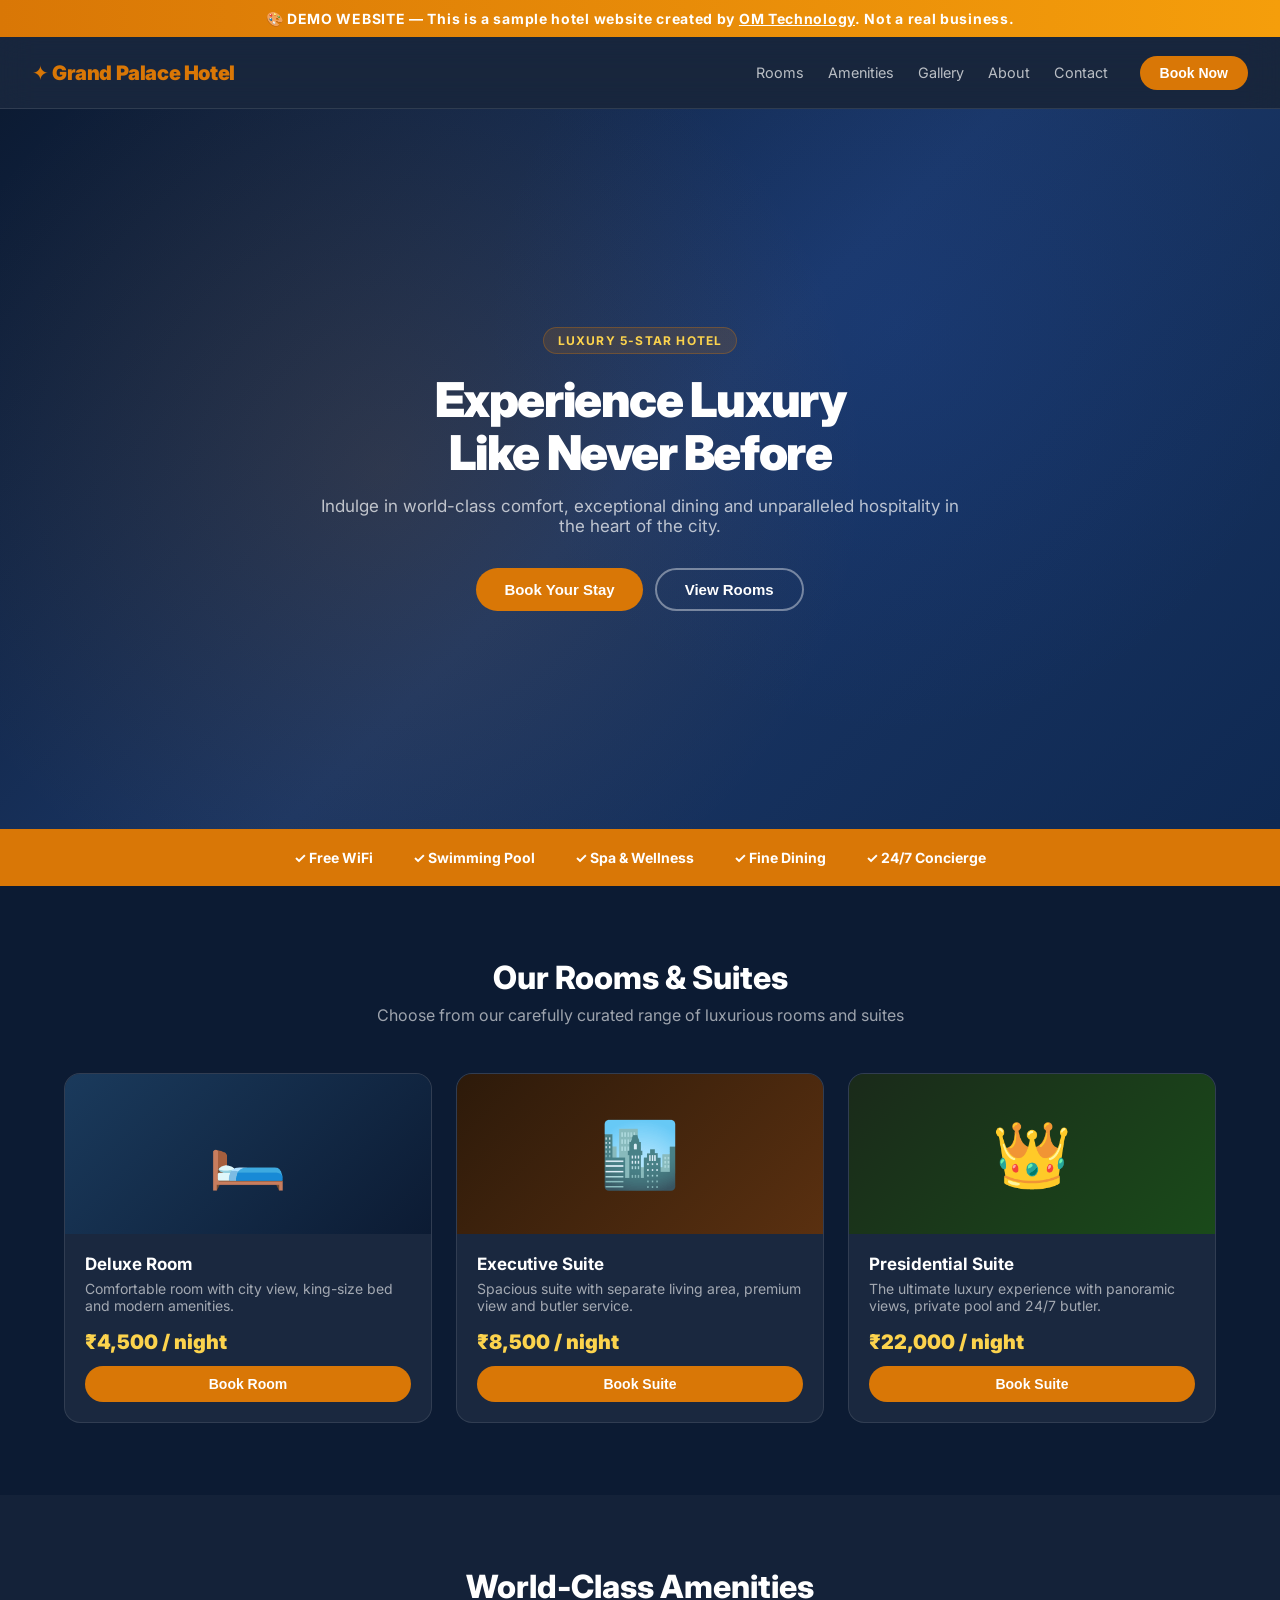
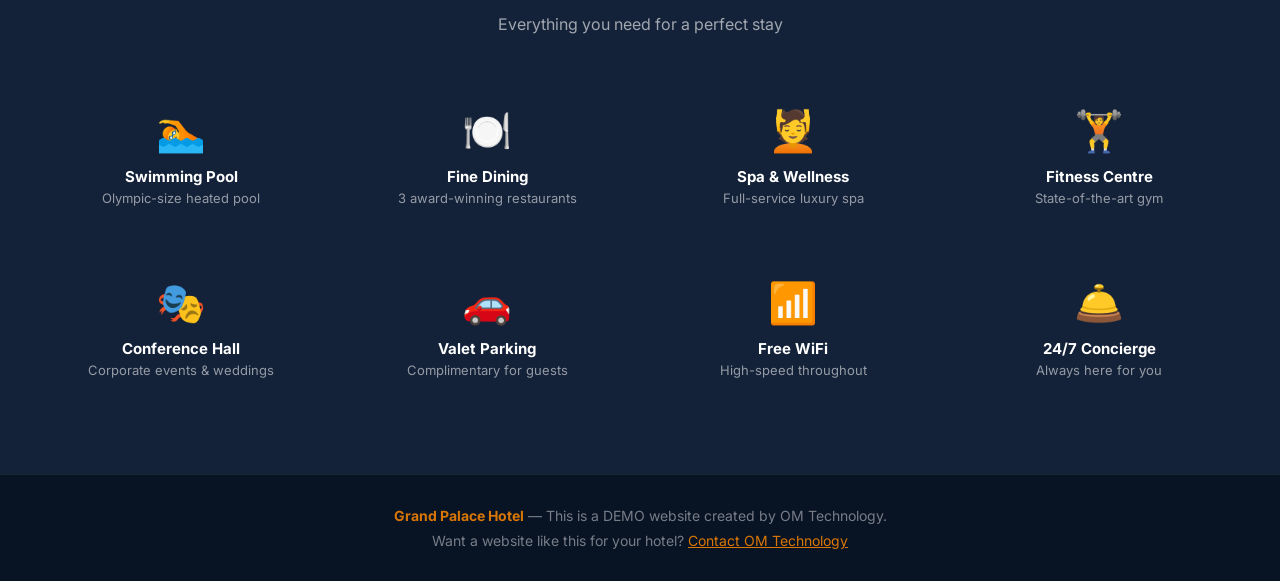
<file: demos/hotel/index.html>
<!DOCTYPE html>
<html lang="en">
<head>
  <meta charset="UTF-8">
  <meta name="viewport" content="width=device-width, initial-scale=1.0">
  <title>Grand Palace Hotel — Demo | OM Technology</title>
  <meta name="robots" content="noindex, nofollow">
  <link rel="preconnect" href="https://fonts.googleapis.com">
  <link rel="preconnect" href="https://fonts.gstatic.com" crossorigin>
  <link href="https://fonts.googleapis.com/css2?family=Inter:wght@400;500;600;700;800;900&display=swap" rel="stylesheet">
  <style>
    *, *::before, *::after { box-sizing: border-box; margin: 0; padding: 0; }
    body { font-family: "Inter", system-ui, sans-serif; background: #0C1B33; color: #fff; }

    /* Demo ribbon */
    .demo-ribbon {
      background: linear-gradient(90deg, #D97706, #F59E0B);
      color: #fff;
      text-align: center;
      padding: 10px;
      font-size: .875rem;
      font-weight: 700;
      letter-spacing: .05em;
    }
    .demo-ribbon a { color: #fff; text-decoration: underline; }

    /* Header */
    .hotel-header {
      background: rgba(255,255,255,.05);
      backdrop-filter: blur(16px);
      border-bottom: 1px solid rgba(255,255,255,.1);
      padding: 0 32px;
      display: flex;
      align-items: center;
      height: 72px;
      gap: 32px;
    }
    .hotel-logo { font-size: 1.25rem; font-weight: 900; letter-spacing: -.02em; color: #D97706; }
    .hotel-nav { display: flex; gap: 24px; margin-left: auto; }
    .hotel-nav a { font-size: .9rem; color: rgba(255,255,255,.7); text-decoration: none; }
    .hotel-nav a:hover { color: #fff; }
    .hotel-book-btn {
      background: #D97706;
      color: #fff;
      padding: 9px 20px;
      border-radius: 9999px;
      font-size: .875rem;
      font-weight: 700;
      border: none;
      cursor: pointer;
    }

    /* Hero */
    .hotel-hero {
      height: 80vh;
      min-height: 480px;
      background: linear-gradient(135deg, #0C1B33 0%, #1a3665 50%, #0f2952 100%);
      display: flex;
      align-items: center;
      justify-content: center;
      text-align: center;
      position: relative;
      padding: 40px 24px;
      overflow: hidden;
    }
    .hotel-hero::before {
      content: "";
      position: absolute;
      inset: 0;
      background:
        radial-gradient(circle at 30% 50%, rgba(217, 119, 6, .12) 0%, transparent 50%),
        radial-gradient(circle at 70% 30%, rgba(37, 99, 235, .1) 0%, transparent 40%);
    }
    .hotel-hero-content { position: relative; z-index: 1; max-width: 640px; }
    .hotel-tag { display: inline-block; background: rgba(217,119,6,.15); border: 1px solid rgba(217,119,6,.3); color: #FCD34D; font-size: .75rem; font-weight: 700; letter-spacing: .1em; text-transform: uppercase; padding: 5px 14px; border-radius: 9999px; margin-bottom: 20px; }
    .hotel-hero h1 { font-size: 3rem; font-weight: 900; letter-spacing: -.03em; line-height: 1.1; margin-bottom: 16px; }
    .hotel-hero p { font-size: 1.0625rem; color: rgba(255,255,255,.7); margin-bottom: 32px; }
    .hotel-hero-btns { display: flex; gap: 12px; justify-content: center; flex-wrap: wrap; }
    .btn-gold { background: #D97706; color: #fff; padding: 13px 28px; border-radius: 9999px; font-size: .9375rem; font-weight: 700; border: none; cursor: pointer; }
    .btn-outline-light { background: transparent; color: #fff; padding: 11px 28px; border-radius: 9999px; font-size: .9375rem; font-weight: 600; border: 2px solid rgba(255,255,255,.4); cursor: pointer; }

    /* Features strip */
    .hotel-features {
      background: #D97706;
      display: flex;
      justify-content: center;
      gap: 40px;
      padding: 20px 24px;
      flex-wrap: wrap;
    }
    .hotel-feature { font-size: .875rem; font-weight: 700; color: #fff; }

    /* Rooms */
    .section { padding: 72px 24px; max-width: 1200px; margin: 0 auto; }
    .section-title { font-size: 2rem; font-weight: 800; text-align: center; margin-bottom: 8px; color: #fff; }
    .section-sub { text-align: center; color: rgba(255,255,255,.6); margin-bottom: 48px; }
    .rooms-grid { display: grid; grid-template-columns: repeat(3, 1fr); gap: 24px; }
    .room-card { background: rgba(255,255,255,.06); border: 1px solid rgba(255,255,255,.1); border-radius: 16px; overflow: hidden; transition: transform .2s; }
    .room-card:hover { transform: translateY(-4px); }
    .room-thumb { height: 160px; display: flex; align-items: center; justify-content: center; font-size: 4rem; }
    .room-body { padding: 20px; }
    .room-name { font-size: 1.0625rem; font-weight: 700; margin-bottom: 6px; }
    .room-desc { font-size: .875rem; color: rgba(255,255,255,.6); margin-bottom: 16px; }
    .room-price { font-size: 1.25rem; font-weight: 900; color: #FCD34D; margin-bottom: 12px; }
    .room-btn { width: 100%; background: #D97706; color: #fff; border: none; padding: 10px; border-radius: 9999px; font-weight: 700; cursor: pointer; font-size: .875rem; }

    /* Amenities */
    .amenities-bg { background: rgba(255,255,255,.03); padding: 72px 24px; }
    .amenities-grid { max-width: 1200px; margin: 0 auto; display: grid; grid-template-columns: repeat(4, 1fr); gap: 24px; }
    .amenity { text-align: center; padding: 24px 16px; }
    .amenity-icon { font-size: 2.5rem; margin-bottom: 12px; }
    .amenity-name { font-size: .9375rem; font-weight: 700; color: #fff; margin-bottom: 4px; }
    .amenity-desc { font-size: .8125rem; color: rgba(255,255,255,.55); }

    /* Footer */
    .hotel-footer {
      background: rgba(0,0,0,.3);
      border-top: 1px solid rgba(255,255,255,.08);
      padding: 32px 24px;
      text-align: center;
      color: rgba(255,255,255,.45);
      font-size: .875rem;
    }
    .hotel-footer strong { color: #D97706; }

    @media (max-width: 767px) {
      .rooms-grid { grid-template-columns: 1fr; }
      .amenities-grid { grid-template-columns: repeat(2, 1fr); }
      .hotel-hero h1 { font-size: 2rem; }
      .hotel-nav { display: none; }
    }
  </style>
</head>
<body>

  <div class="demo-ribbon" role="banner">
    🎨 DEMO WEBSITE — This is a sample hotel website created by <a href="../../index.html">OM Technology</a>. Not a real business.
  </div>

  <header class="hotel-header" role="banner">
    <div class="hotel-logo">✦ Grand Palace Hotel</div>
    <nav class="hotel-nav" aria-label="Hotel navigation">
      <a href="#">Rooms</a>
      <a href="#">Amenities</a>
      <a href="#">Gallery</a>
      <a href="#">About</a>
      <a href="#">Contact</a>
    </nav>
    <button class="hotel-book-btn">Book Now</button>
  </header>

  <main>
    <section class="hotel-hero" aria-labelledby="hero-title">
      <div class="hotel-hero-content">
        <div class="hotel-tag">Luxury 5-Star Hotel</div>
        <h1 id="hero-title">Experience Luxury<br>Like Never Before</h1>
        <p>Indulge in world-class comfort, exceptional dining and unparalleled hospitality in the heart of the city.</p>
        <div class="hotel-hero-btns">
          <button class="btn-gold">Book Your Stay</button>
          <button class="btn-outline-light">View Rooms</button>
        </div>
      </div>
    </section>

    <div class="hotel-features" aria-label="Hotel highlights">
      <span class="hotel-feature">✓ Free WiFi</span>
      <span class="hotel-feature">✓ Swimming Pool</span>
      <span class="hotel-feature">✓ Spa &amp; Wellness</span>
      <span class="hotel-feature">✓ Fine Dining</span>
      <span class="hotel-feature">✓ 24/7 Concierge</span>
    </div>

    <section class="section" aria-labelledby="rooms-title">
      <h2 class="section-title" id="rooms-title">Our Rooms &amp; Suites</h2>
      <p class="section-sub">Choose from our carefully curated range of luxurious rooms and suites</p>
      <div class="rooms-grid">
        <div class="room-card">
          <div class="room-thumb" style="background:linear-gradient(135deg,#1a3a5c,#0c1b33)">🛏️</div>
          <div class="room-body">
            <div class="room-name">Deluxe Room</div>
            <div class="room-desc">Comfortable room with city view, king-size bed and modern amenities.</div>
            <div class="room-price">₹4,500 / night</div>
            <button class="room-btn">Book Room</button>
          </div>
        </div>
        <div class="room-card">
          <div class="room-thumb" style="background:linear-gradient(135deg,#2d1a0a,#5a3010)">🏙️</div>
          <div class="room-body">
            <div class="room-name">Executive Suite</div>
            <div class="room-desc">Spacious suite with separate living area, premium view and butler service.</div>
            <div class="room-price">₹8,500 / night</div>
            <button class="room-btn">Book Suite</button>
          </div>
        </div>
        <div class="room-card">
          <div class="room-thumb" style="background:linear-gradient(135deg,#1a2a1a,#1a4a1a)">👑</div>
          <div class="room-body">
            <div class="room-name">Presidential Suite</div>
            <div class="room-desc">The ultimate luxury experience with panoramic views, private pool and 24/7 butler.</div>
            <div class="room-price">₹22,000 / night</div>
            <button class="room-btn">Book Suite</button>
          </div>
        </div>
      </div>
    </section>

    <div class="amenities-bg">
      <section aria-labelledby="amenities-title">
        <h2 class="section-title" id="amenities-title" style="margin-bottom:8px">World-Class Amenities</h2>
        <p class="section-sub" style="margin-bottom:48px">Everything you need for a perfect stay</p>
        <div class="amenities-grid">
          <div class="amenity"><div class="amenity-icon">🏊</div><div class="amenity-name">Swimming Pool</div><div class="amenity-desc">Olympic-size heated pool</div></div>
          <div class="amenity"><div class="amenity-icon">🍽️</div><div class="amenity-name">Fine Dining</div><div class="amenity-desc">3 award-winning restaurants</div></div>
          <div class="amenity"><div class="amenity-icon">💆</div><div class="amenity-name">Spa &amp; Wellness</div><div class="amenity-desc">Full-service luxury spa</div></div>
          <div class="amenity"><div class="amenity-icon">🏋️</div><div class="amenity-name">Fitness Centre</div><div class="amenity-desc">State-of-the-art gym</div></div>
          <div class="amenity"><div class="amenity-icon">🎭</div><div class="amenity-name">Conference Hall</div><div class="amenity-desc">Corporate events &amp; weddings</div></div>
          <div class="amenity"><div class="amenity-icon">🚗</div><div class="amenity-name">Valet Parking</div><div class="amenity-desc">Complimentary for guests</div></div>
          <div class="amenity"><div class="amenity-icon">📶</div><div class="amenity-name">Free WiFi</div><div class="amenity-desc">High-speed throughout</div></div>
          <div class="amenity"><div class="amenity-icon">🛎️</div><div class="amenity-name">24/7 Concierge</div><div class="amenity-desc">Always here for you</div></div>
        </div>
      </section>
    </div>
  </main>

  <footer class="hotel-footer" role="contentinfo">
    <p><strong>Grand Palace Hotel</strong> — This is a DEMO website created by OM Technology.</p>
    <p style="margin-top:8px">Want a website like this for your hotel? <a href="../../index.html" style="color:#D97706;text-decoration:underline">Contact OM Technology</a></p>
  </footer>

</body>
</html>
</file>
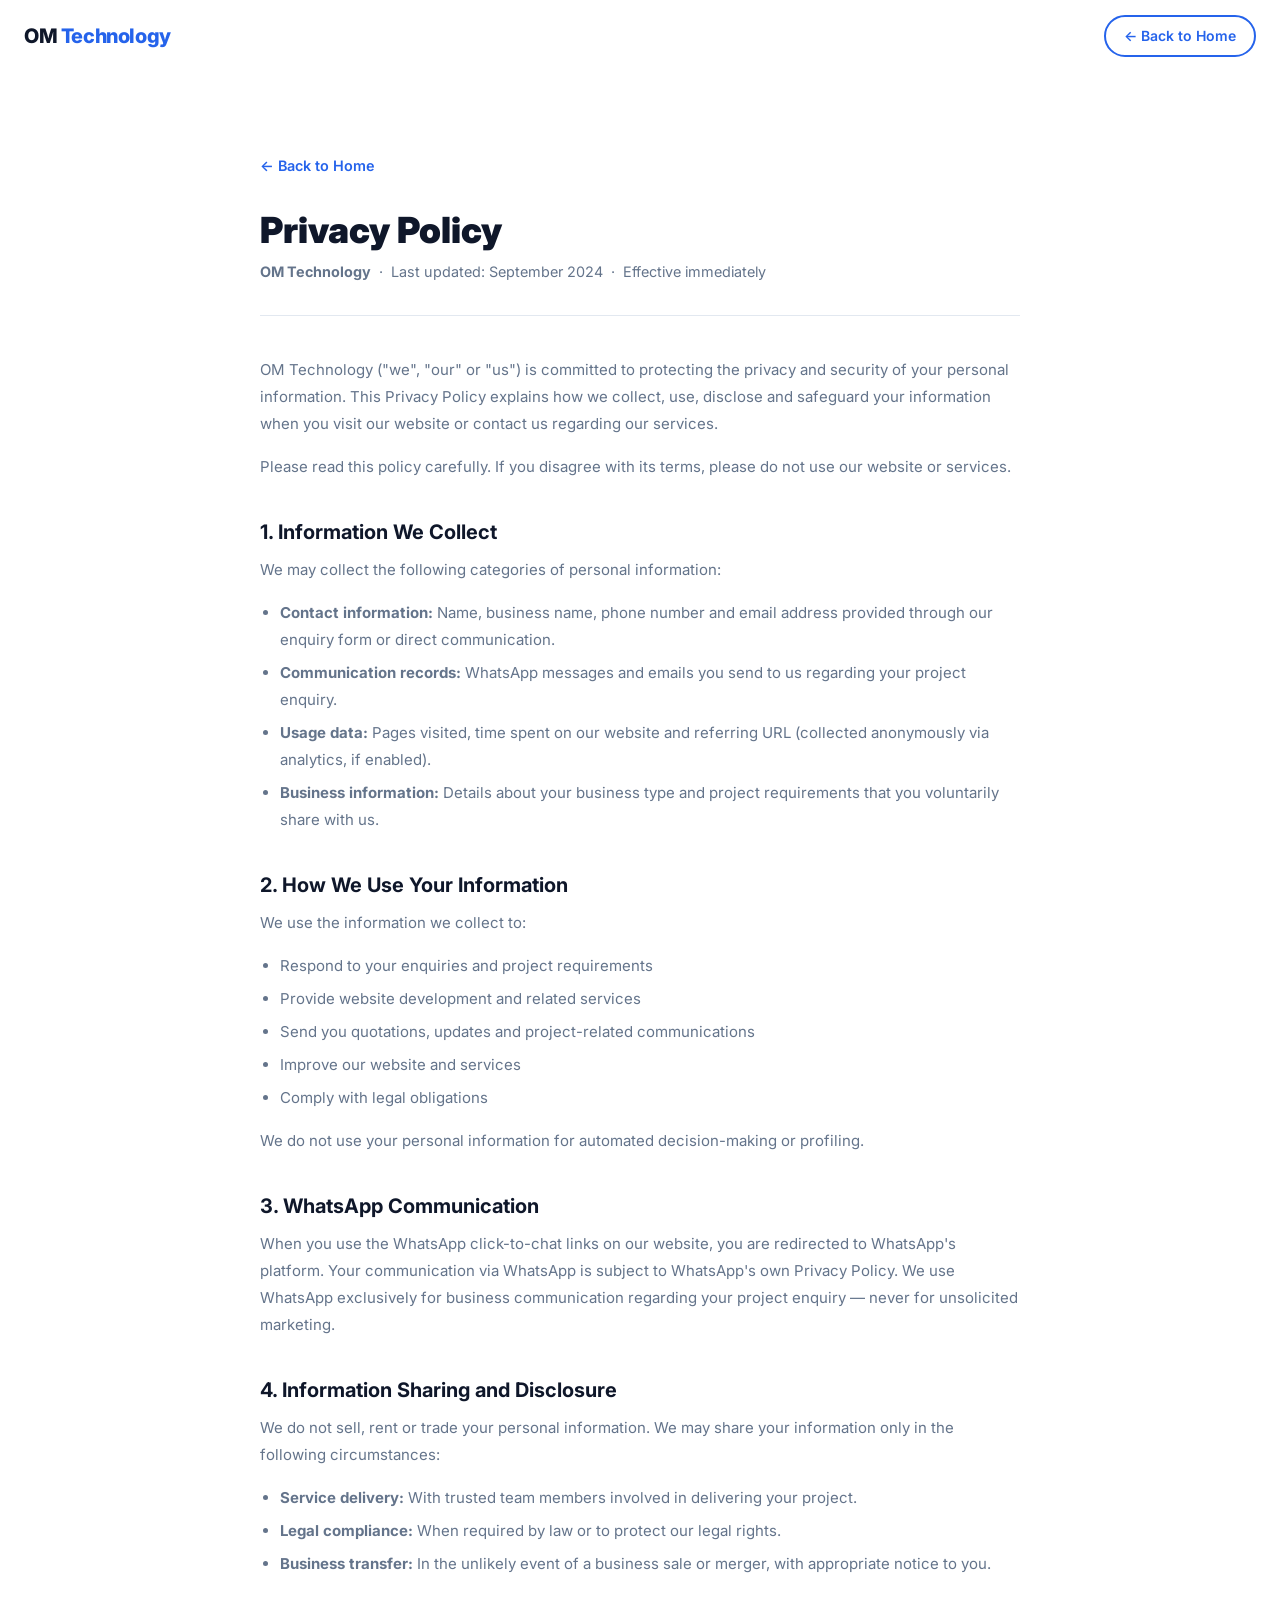
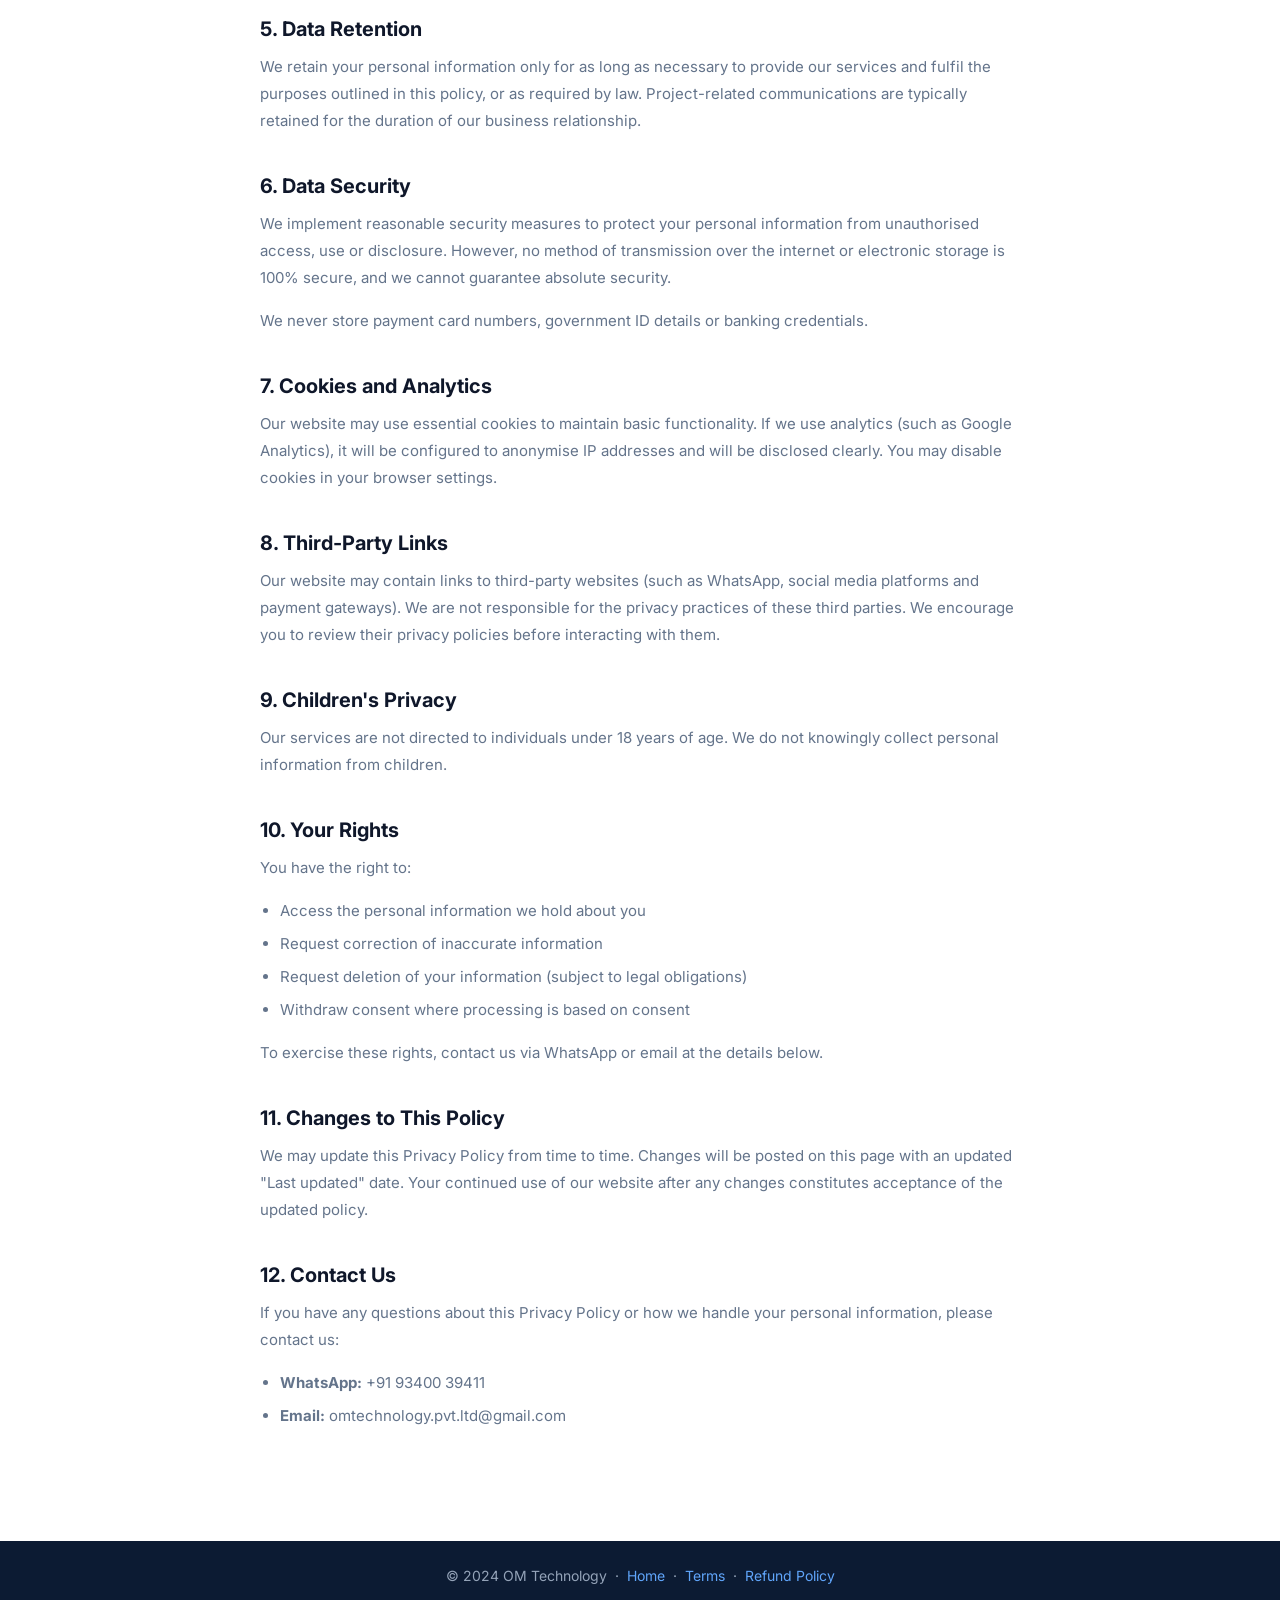
<file: legal/privacy-policy.html>
<!DOCTYPE html>
<html lang="en">
<head>
  <meta charset="UTF-8">
  <meta name="viewport" content="width=device-width, initial-scale=1.0">
  <title>Privacy Policy | OM Technology</title>
  <meta name="description" content="Privacy Policy for OM Technology — how we collect, use and protect your personal information.">
  <meta name="robots" content="index, follow">
  <link rel="canonical" href="https://omtechnology.online/legal/privacy-policy.html">
  <link rel="icon" href="/favicon.ico" sizes="any">
  <link rel="preconnect" href="https://fonts.googleapis.com">
  <link rel="preconnect" href="https://fonts.gstatic.com" crossorigin>
  <link href="https://fonts.googleapis.com/css2?family=Inter:wght@400;500;600;700;800&display=swap" rel="stylesheet">
  <link rel="stylesheet" href="../css/style.css">
  <link rel="stylesheet" href="../css/responsive.css">
  <style>
    .legal-page { padding: 80px 0 96px; }
    .legal-content { max-width: 760px; margin: 0 auto; }
    .legal-content h1 { font-size: 2.25rem; font-weight: 900; margin-bottom: 8px; }
    .legal-meta { color: var(--text-muted); font-size: .9rem; margin-bottom: 40px; padding-bottom: 32px; border-bottom: 1px solid var(--border); }
    .legal-content h2 { font-size: 1.25rem; font-weight: 700; margin: 40px 0 12px; color: var(--text); }
    .legal-content p, .legal-content li { font-size: .9375rem; line-height: 1.8; color: var(--text-muted); margin-bottom: 16px; }
    .legal-content ul { padding-left: 20px; margin-bottom: 16px; }
    .legal-content ul li { list-style: disc; margin-bottom: 6px; }
    .legal-content a { color: var(--primary-600); }
    .back-link { display: inline-flex; align-items: center; gap: 6px; color: var(--primary-600); font-weight: 600; font-size: .9rem; margin-bottom: 32px; }
    .back-link:hover { text-decoration: underline; }
  </style>
</head>
<body>

  <header class="header" role="banner">
    <nav class="nav container" aria-label="Main navigation">
      <a href="/" class="nav-logo" aria-label="OM Technology — Home">
        <span class="logo-text">OM <span class="logo-accent">Technology</span></span>
      </a>
      <a href="/" class="btn btn-outline btn-sm" style="margin-left:auto">← Back to Home</a>
    </nav>
  </header>

  <main>
    <section class="legal-page">
      <div class="container">
        <div class="legal-content">

          <a href="/" class="back-link">← Back to Home</a>

          <h1>Privacy Policy</h1>
          <div class="legal-meta">
            <strong>OM Technology</strong> &nbsp;·&nbsp; Last updated: September 2024 &nbsp;·&nbsp; Effective immediately
          </div>

          <p>OM Technology ("we", "our" or "us") is committed to protecting the privacy and security of your personal information. This Privacy Policy explains how we collect, use, disclose and safeguard your information when you visit our website or contact us regarding our services.</p>

          <p>Please read this policy carefully. If you disagree with its terms, please do not use our website or services.</p>

          <h2>1. Information We Collect</h2>
          <p>We may collect the following categories of personal information:</p>
          <ul>
            <li><strong>Contact information:</strong> Name, business name, phone number and email address provided through our enquiry form or direct communication.</li>
            <li><strong>Communication records:</strong> WhatsApp messages and emails you send to us regarding your project enquiry.</li>
            <li><strong>Usage data:</strong> Pages visited, time spent on our website and referring URL (collected anonymously via analytics, if enabled).</li>
            <li><strong>Business information:</strong> Details about your business type and project requirements that you voluntarily share with us.</li>
          </ul>

          <h2>2. How We Use Your Information</h2>
          <p>We use the information we collect to:</p>
          <ul>
            <li>Respond to your enquiries and project requirements</li>
            <li>Provide website development and related services</li>
            <li>Send you quotations, updates and project-related communications</li>
            <li>Improve our website and services</li>
            <li>Comply with legal obligations</li>
          </ul>
          <p>We do not use your personal information for automated decision-making or profiling.</p>

          <h2>3. WhatsApp Communication</h2>
          <p>When you use the WhatsApp click-to-chat links on our website, you are redirected to WhatsApp's platform. Your communication via WhatsApp is subject to WhatsApp's own Privacy Policy. We use WhatsApp exclusively for business communication regarding your project enquiry — never for unsolicited marketing.</p>

          <h2>4. Information Sharing and Disclosure</h2>
          <p>We do not sell, rent or trade your personal information. We may share your information only in the following circumstances:</p>
          <ul>
            <li><strong>Service delivery:</strong> With trusted team members involved in delivering your project.</li>
            <li><strong>Legal compliance:</strong> When required by law or to protect our legal rights.</li>
            <li><strong>Business transfer:</strong> In the unlikely event of a business sale or merger, with appropriate notice to you.</li>
          </ul>

          <h2>5. Data Retention</h2>
          <p>We retain your personal information only for as long as necessary to provide our services and fulfil the purposes outlined in this policy, or as required by law. Project-related communications are typically retained for the duration of our business relationship.</p>

          <h2>6. Data Security</h2>
          <p>We implement reasonable security measures to protect your personal information from unauthorised access, use or disclosure. However, no method of transmission over the internet or electronic storage is 100% secure, and we cannot guarantee absolute security.</p>
          <p>We never store payment card numbers, government ID details or banking credentials.</p>

          <h2>7. Cookies and Analytics</h2>
          <p>Our website may use essential cookies to maintain basic functionality. If we use analytics (such as Google Analytics), it will be configured to anonymise IP addresses and will be disclosed clearly. You may disable cookies in your browser settings.</p>

          <h2>8. Third-Party Links</h2>
          <p>Our website may contain links to third-party websites (such as WhatsApp, social media platforms and payment gateways). We are not responsible for the privacy practices of these third parties. We encourage you to review their privacy policies before interacting with them.</p>

          <h2>9. Children's Privacy</h2>
          <p>Our services are not directed to individuals under 18 years of age. We do not knowingly collect personal information from children.</p>

          <h2>10. Your Rights</h2>
          <p>You have the right to:</p>
          <ul>
            <li>Access the personal information we hold about you</li>
            <li>Request correction of inaccurate information</li>
            <li>Request deletion of your information (subject to legal obligations)</li>
            <li>Withdraw consent where processing is based on consent</li>
          </ul>
          <p>To exercise these rights, contact us via WhatsApp or email at the details below.</p>

          <h2>11. Changes to This Policy</h2>
          <p>We may update this Privacy Policy from time to time. Changes will be posted on this page with an updated "Last updated" date. Your continued use of our website after any changes constitutes acceptance of the updated policy.</p>

          <h2>12. Contact Us</h2>
          <p>If you have any questions about this Privacy Policy or how we handle your personal information, please contact us:</p>
          <ul>
            <li><strong>WhatsApp:</strong> +91 93400 39411</li>
            <li><strong>Email:</strong> omtechnology.pvt.ltd@gmail.com</li>
          </ul>

        </div>
      </div>
    </section>
  </main>

  <footer style="background:var(--dark-bg);color:var(--dark-muted);padding:24px 0;text-align:center;font-size:.875rem">
    <div class="container">
      &copy; 2024 OM Technology &nbsp;·&nbsp;
      <a href="/" style="color:#60A5FA">Home</a> &nbsp;·&nbsp;
      <a href="terms.html" style="color:#60A5FA">Terms</a> &nbsp;·&nbsp;
      <a href="refund-policy.html" style="color:#60A5FA">Refund Policy</a>
    </div>
  </footer>

</body>
</html>
</file>
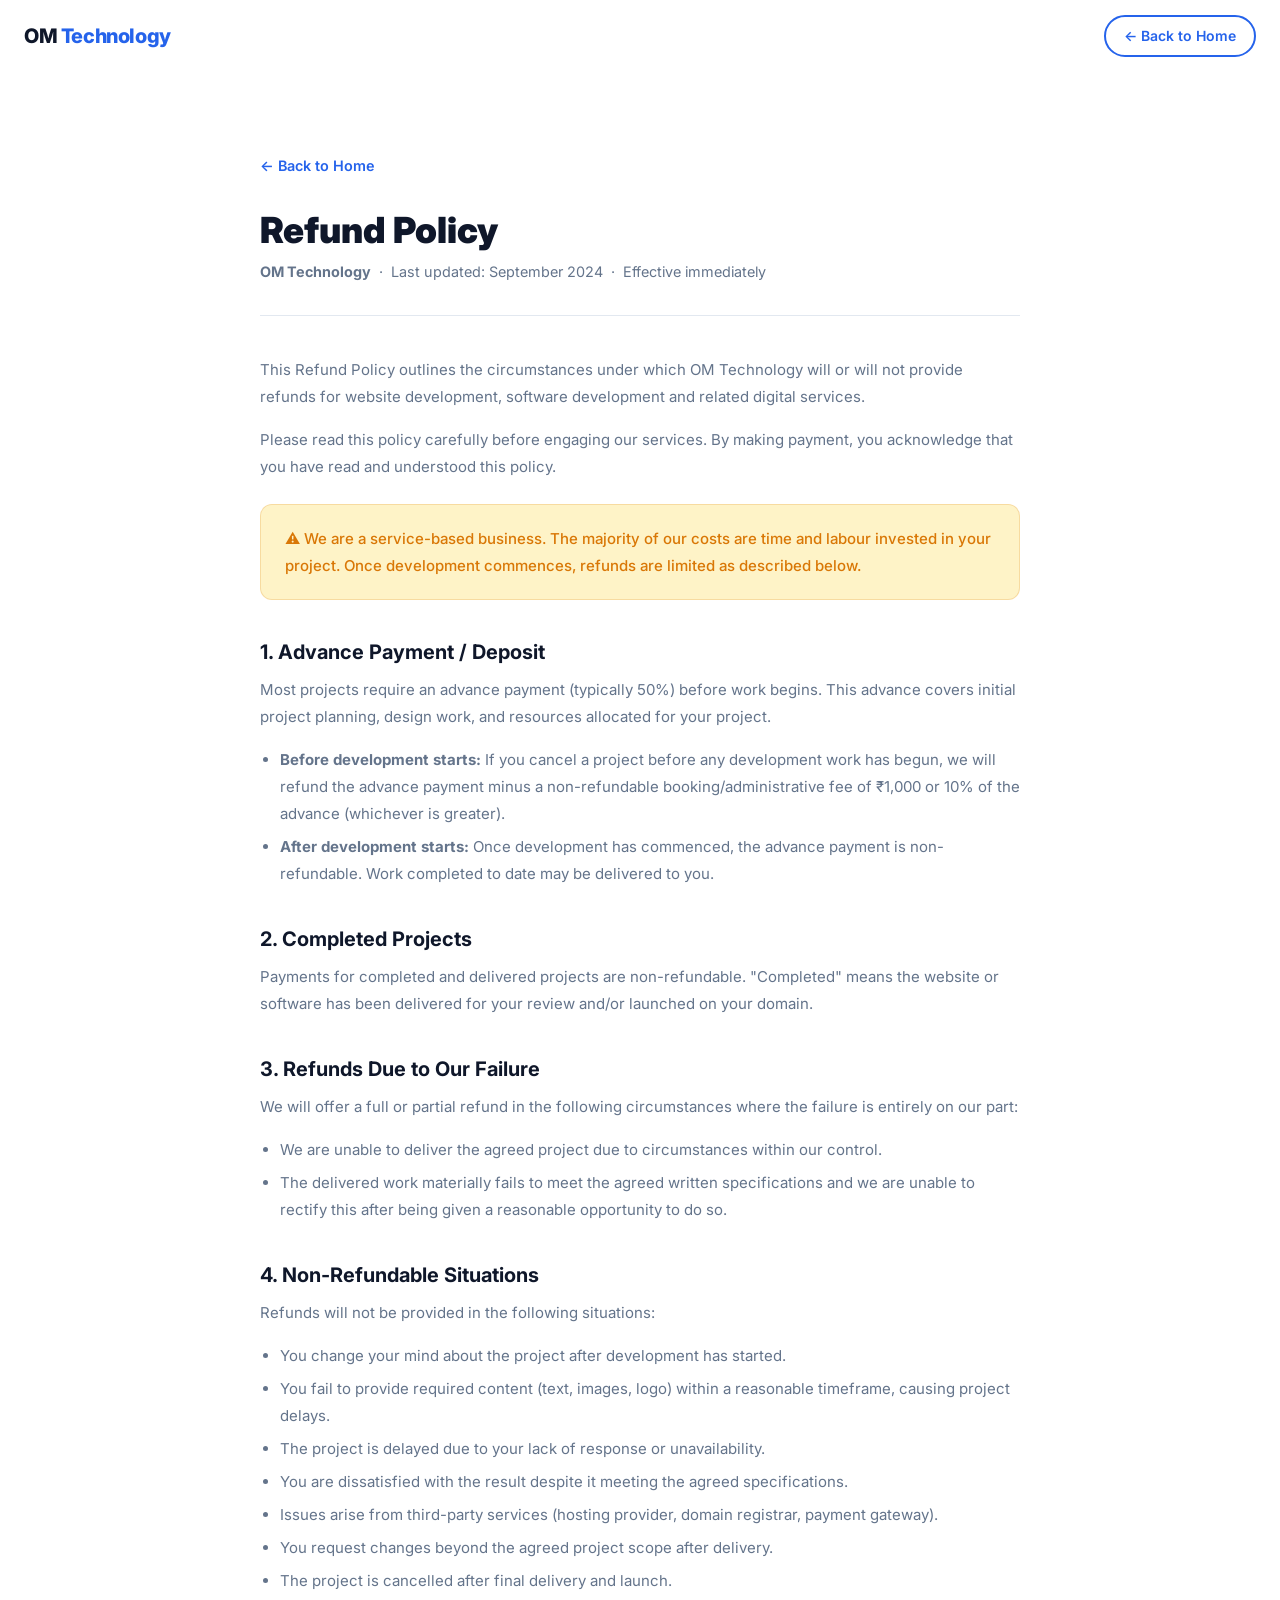
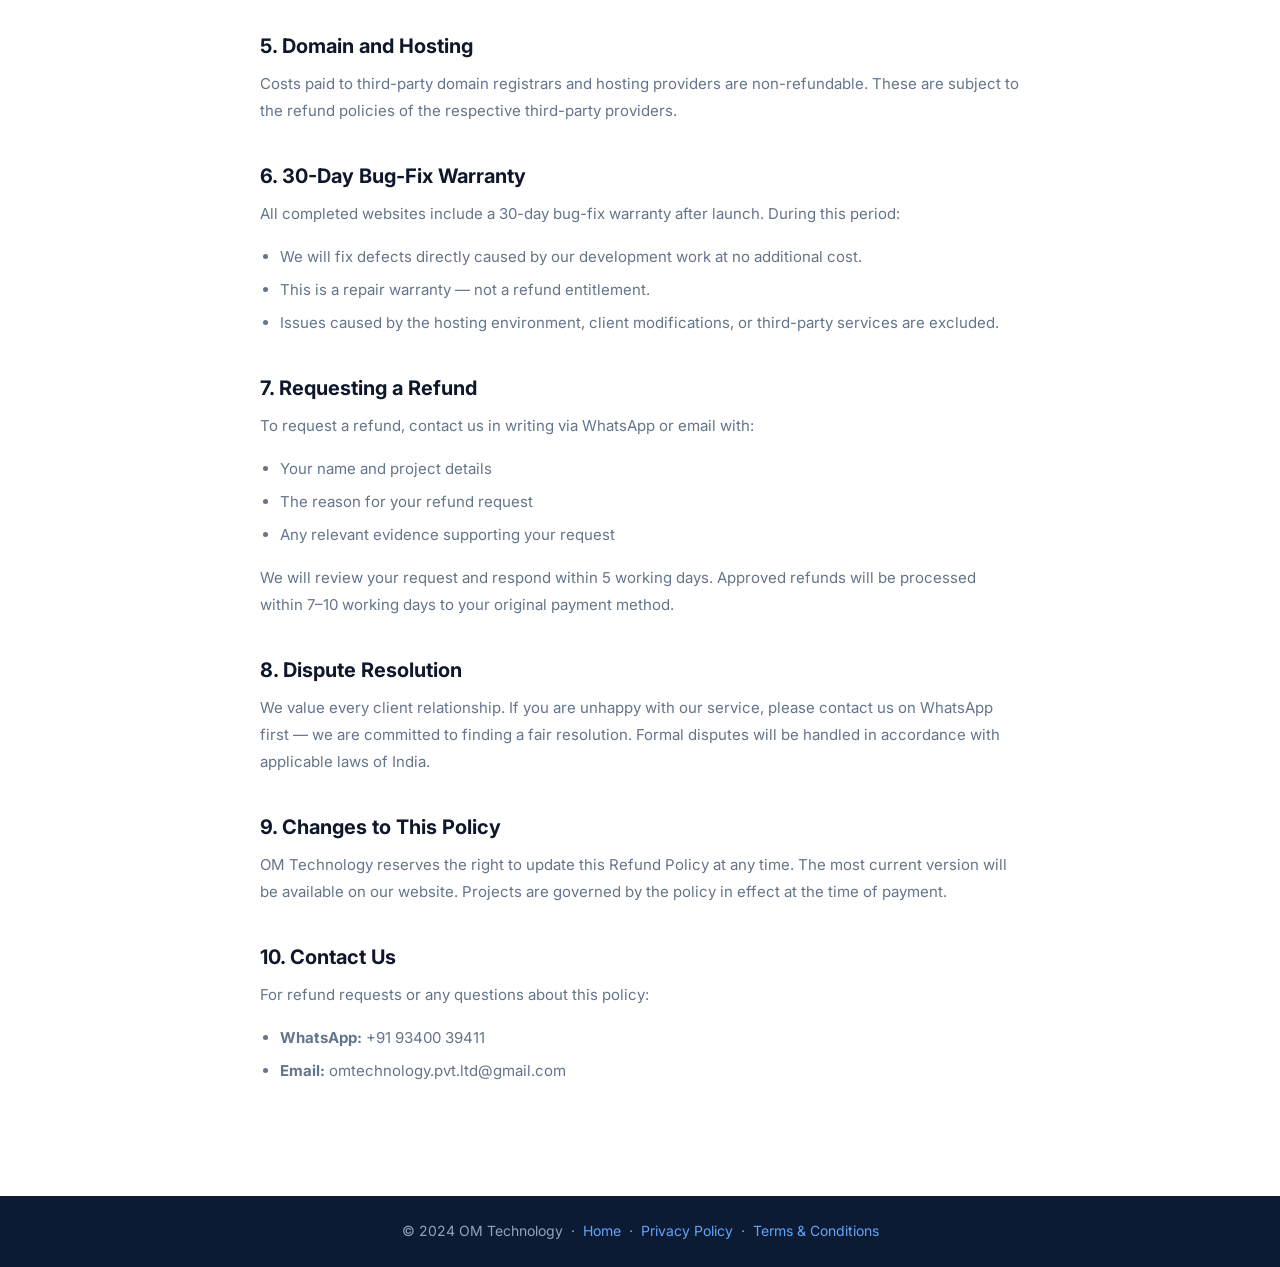
<file: legal/refund-policy.html>
<!DOCTYPE html>
<html lang="en">
<head>
  <meta charset="UTF-8">
  <meta name="viewport" content="width=device-width, initial-scale=1.0">
  <title>Refund Policy | OM Technology</title>
  <meta name="description" content="Refund Policy for OM Technology — understand our refund and cancellation terms for website development services.">
  <meta name="robots" content="index, follow">
  <link rel="canonical" href="https://omtechnology.online/legal/refund-policy.html">
  <link rel="icon" href="/favicon.ico" sizes="any">
  <link rel="preconnect" href="https://fonts.googleapis.com">
  <link rel="preconnect" href="https://fonts.gstatic.com" crossorigin>
  <link href="https://fonts.googleapis.com/css2?family=Inter:wght@400;500;600;700;800&display=swap" rel="stylesheet">
  <link rel="stylesheet" href="../css/style.css">
  <link rel="stylesheet" href="../css/responsive.css">
  <style>
    .legal-page { padding: 80px 0 96px; }
    .legal-content { max-width: 760px; margin: 0 auto; }
    .legal-content h1 { font-size: 2.25rem; font-weight: 900; margin-bottom: 8px; }
    .legal-meta { color: var(--text-muted); font-size: .9rem; margin-bottom: 40px; padding-bottom: 32px; border-bottom: 1px solid var(--border); }
    .legal-content h2 { font-size: 1.25rem; font-weight: 700; margin: 40px 0 12px; color: var(--text); }
    .legal-content p, .legal-content li { font-size: .9375rem; line-height: 1.8; color: var(--text-muted); margin-bottom: 16px; }
    .legal-content ul { padding-left: 20px; margin-bottom: 16px; }
    .legal-content ul li { list-style: disc; margin-bottom: 6px; }
    .legal-content a { color: var(--primary-600); }
    .back-link { display: inline-flex; align-items: center; gap: 6px; color: var(--primary-600); font-weight: 600; font-size: .9rem; margin-bottom: 32px; }
    .back-link:hover { text-decoration: underline; }
    .notice-box { background: var(--warning-light); border: 1px solid rgba(217,119,6,.2); border-radius: var(--radius); padding: 20px 24px; margin: 24px 0; }
    .notice-box p { color: var(--warning); font-weight: 500; margin: 0; }
  </style>
</head>
<body>

  <header class="header" role="banner">
    <nav class="nav container" aria-label="Main navigation">
      <a href="/" class="nav-logo" aria-label="OM Technology — Home">
        <span class="logo-text">OM <span class="logo-accent">Technology</span></span>
      </a>
      <a href="/" class="btn btn-outline btn-sm" style="margin-left:auto">← Back to Home</a>
    </nav>
  </header>

  <main>
    <section class="legal-page">
      <div class="container">
        <div class="legal-content">

          <a href="/" class="back-link">← Back to Home</a>

          <h1>Refund Policy</h1>
          <div class="legal-meta">
            <strong>OM Technology</strong> &nbsp;·&nbsp; Last updated: September 2024 &nbsp;·&nbsp; Effective immediately
          </div>

          <p>This Refund Policy outlines the circumstances under which OM Technology will or will not provide refunds for website development, software development and related digital services.</p>

          <p>Please read this policy carefully before engaging our services. By making payment, you acknowledge that you have read and understood this policy.</p>

          <div class="notice-box" role="note">
            <p>⚠️ We are a service-based business. The majority of our costs are time and labour invested in your project. Once development commences, refunds are limited as described below.</p>
          </div>

          <h2>1. Advance Payment / Deposit</h2>
          <p>Most projects require an advance payment (typically 50%) before work begins. This advance covers initial project planning, design work, and resources allocated for your project.</p>
          <ul>
            <li><strong>Before development starts:</strong> If you cancel a project before any development work has begun, we will refund the advance payment minus a non-refundable booking/administrative fee of ₹1,000 or 10% of the advance (whichever is greater).</li>
            <li><strong>After development starts:</strong> Once development has commenced, the advance payment is non-refundable. Work completed to date may be delivered to you.</li>
          </ul>

          <h2>2. Completed Projects</h2>
          <p>Payments for completed and delivered projects are non-refundable. "Completed" means the website or software has been delivered for your review and/or launched on your domain.</p>

          <h2>3. Refunds Due to Our Failure</h2>
          <p>We will offer a full or partial refund in the following circumstances where the failure is entirely on our part:</p>
          <ul>
            <li>We are unable to deliver the agreed project due to circumstances within our control.</li>
            <li>The delivered work materially fails to meet the agreed written specifications and we are unable to rectify this after being given a reasonable opportunity to do so.</li>
          </ul>

          <h2>4. Non-Refundable Situations</h2>
          <p>Refunds will not be provided in the following situations:</p>
          <ul>
            <li>You change your mind about the project after development has started.</li>
            <li>You fail to provide required content (text, images, logo) within a reasonable timeframe, causing project delays.</li>
            <li>The project is delayed due to your lack of response or unavailability.</li>
            <li>You are dissatisfied with the result despite it meeting the agreed specifications.</li>
            <li>Issues arise from third-party services (hosting provider, domain registrar, payment gateway).</li>
            <li>You request changes beyond the agreed project scope after delivery.</li>
            <li>The project is cancelled after final delivery and launch.</li>
          </ul>

          <h2>5. Domain and Hosting</h2>
          <p>Costs paid to third-party domain registrars and hosting providers are non-refundable. These are subject to the refund policies of the respective third-party providers.</p>

          <h2>6. 30-Day Bug-Fix Warranty</h2>
          <p>All completed websites include a 30-day bug-fix warranty after launch. During this period:</p>
          <ul>
            <li>We will fix defects directly caused by our development work at no additional cost.</li>
            <li>This is a repair warranty — not a refund entitlement.</li>
            <li>Issues caused by the hosting environment, client modifications, or third-party services are excluded.</li>
          </ul>

          <h2>7. Requesting a Refund</h2>
          <p>To request a refund, contact us in writing via WhatsApp or email with:</p>
          <ul>
            <li>Your name and project details</li>
            <li>The reason for your refund request</li>
            <li>Any relevant evidence supporting your request</li>
          </ul>
          <p>We will review your request and respond within 5 working days. Approved refunds will be processed within 7–10 working days to your original payment method.</p>

          <h2>8. Dispute Resolution</h2>
          <p>We value every client relationship. If you are unhappy with our service, please contact us on WhatsApp first — we are committed to finding a fair resolution. Formal disputes will be handled in accordance with applicable laws of India.</p>

          <h2>9. Changes to This Policy</h2>
          <p>OM Technology reserves the right to update this Refund Policy at any time. The most current version will be available on our website. Projects are governed by the policy in effect at the time of payment.</p>

          <h2>10. Contact Us</h2>
          <p>For refund requests or any questions about this policy:</p>
          <ul>
            <li><strong>WhatsApp:</strong> +91 93400 39411</li>
            <li><strong>Email:</strong> omtechnology.pvt.ltd@gmail.com</li>
          </ul>

        </div>
      </div>
    </section>
  </main>

  <footer style="background:var(--dark-bg);color:var(--dark-muted);padding:24px 0;text-align:center;font-size:.875rem">
    <div class="container">
      &copy; 2024 OM Technology &nbsp;·&nbsp;
      <a href="/" style="color:#60A5FA">Home</a> &nbsp;·&nbsp;
      <a href="privacy-policy.html" style="color:#60A5FA">Privacy Policy</a> &nbsp;·&nbsp;
      <a href="terms.html" style="color:#60A5FA">Terms &amp; Conditions</a>
    </div>
  </footer>

</body>
</html>
</file>
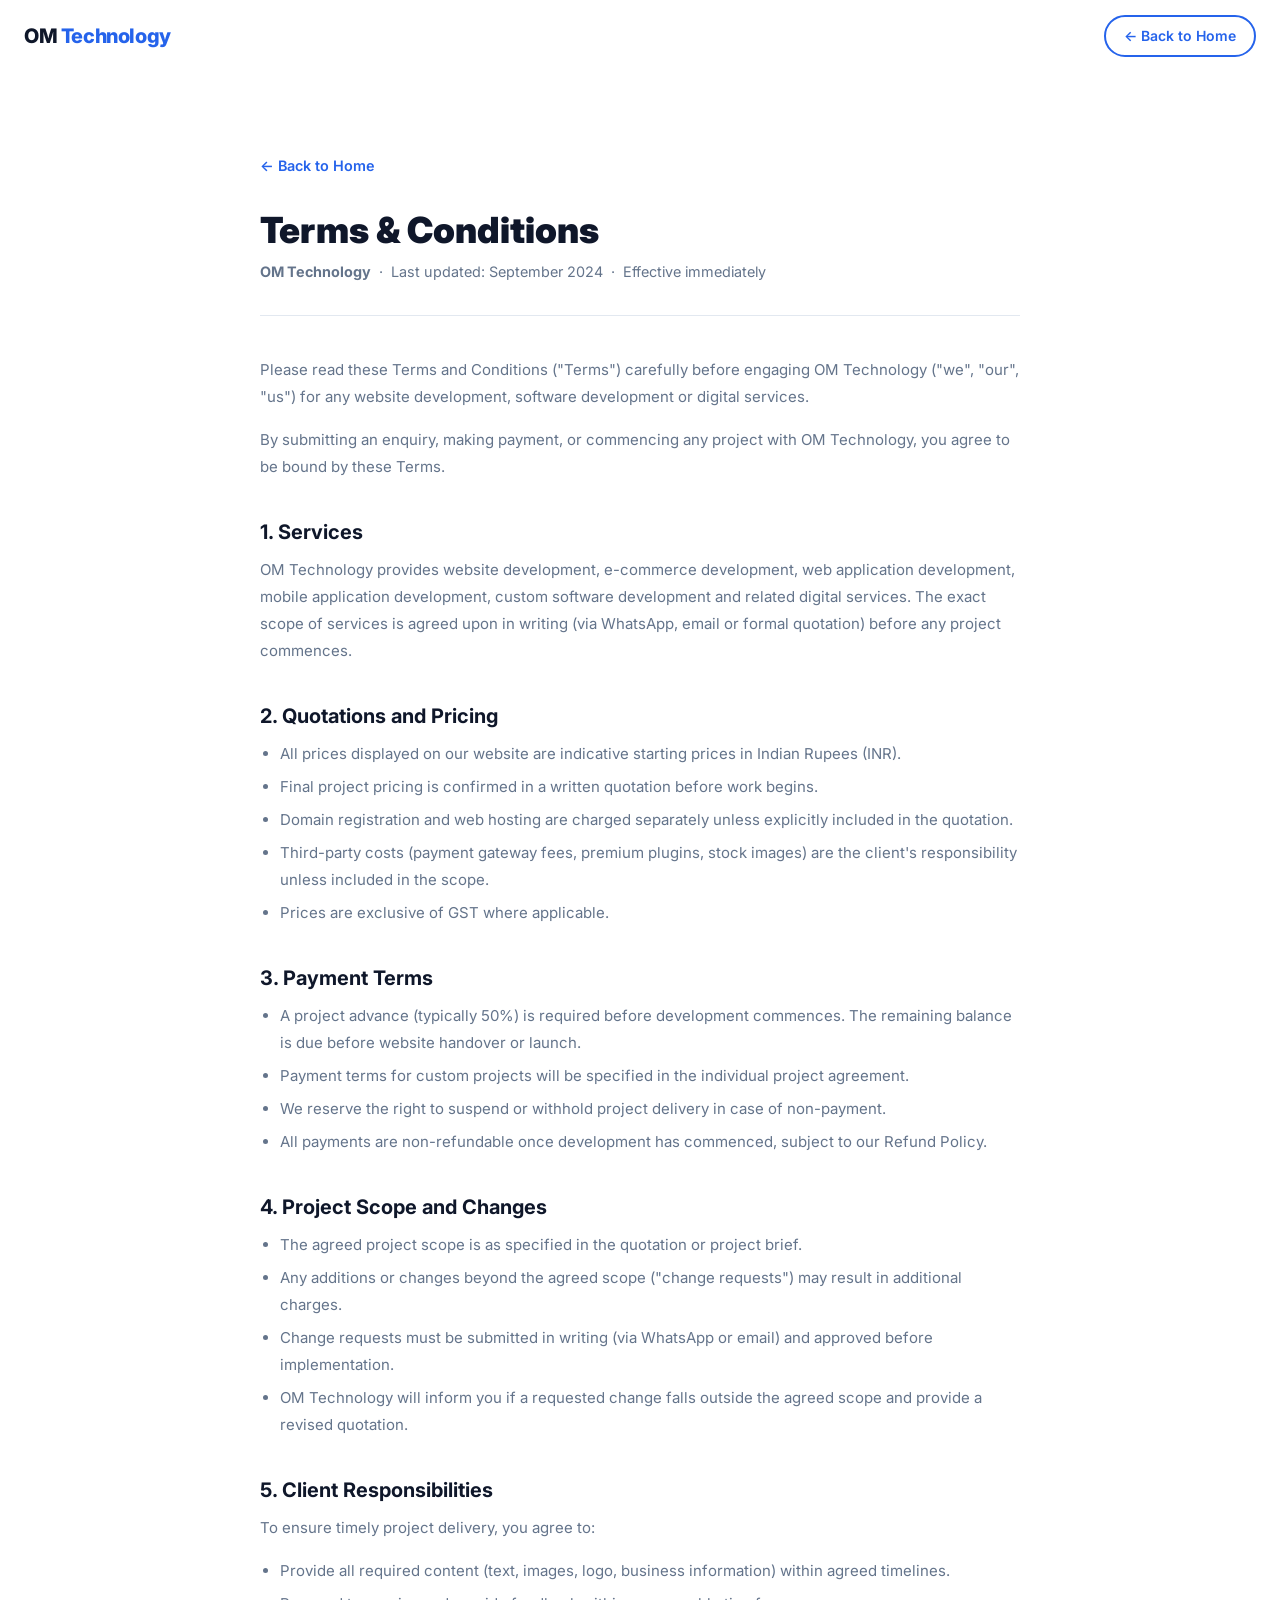
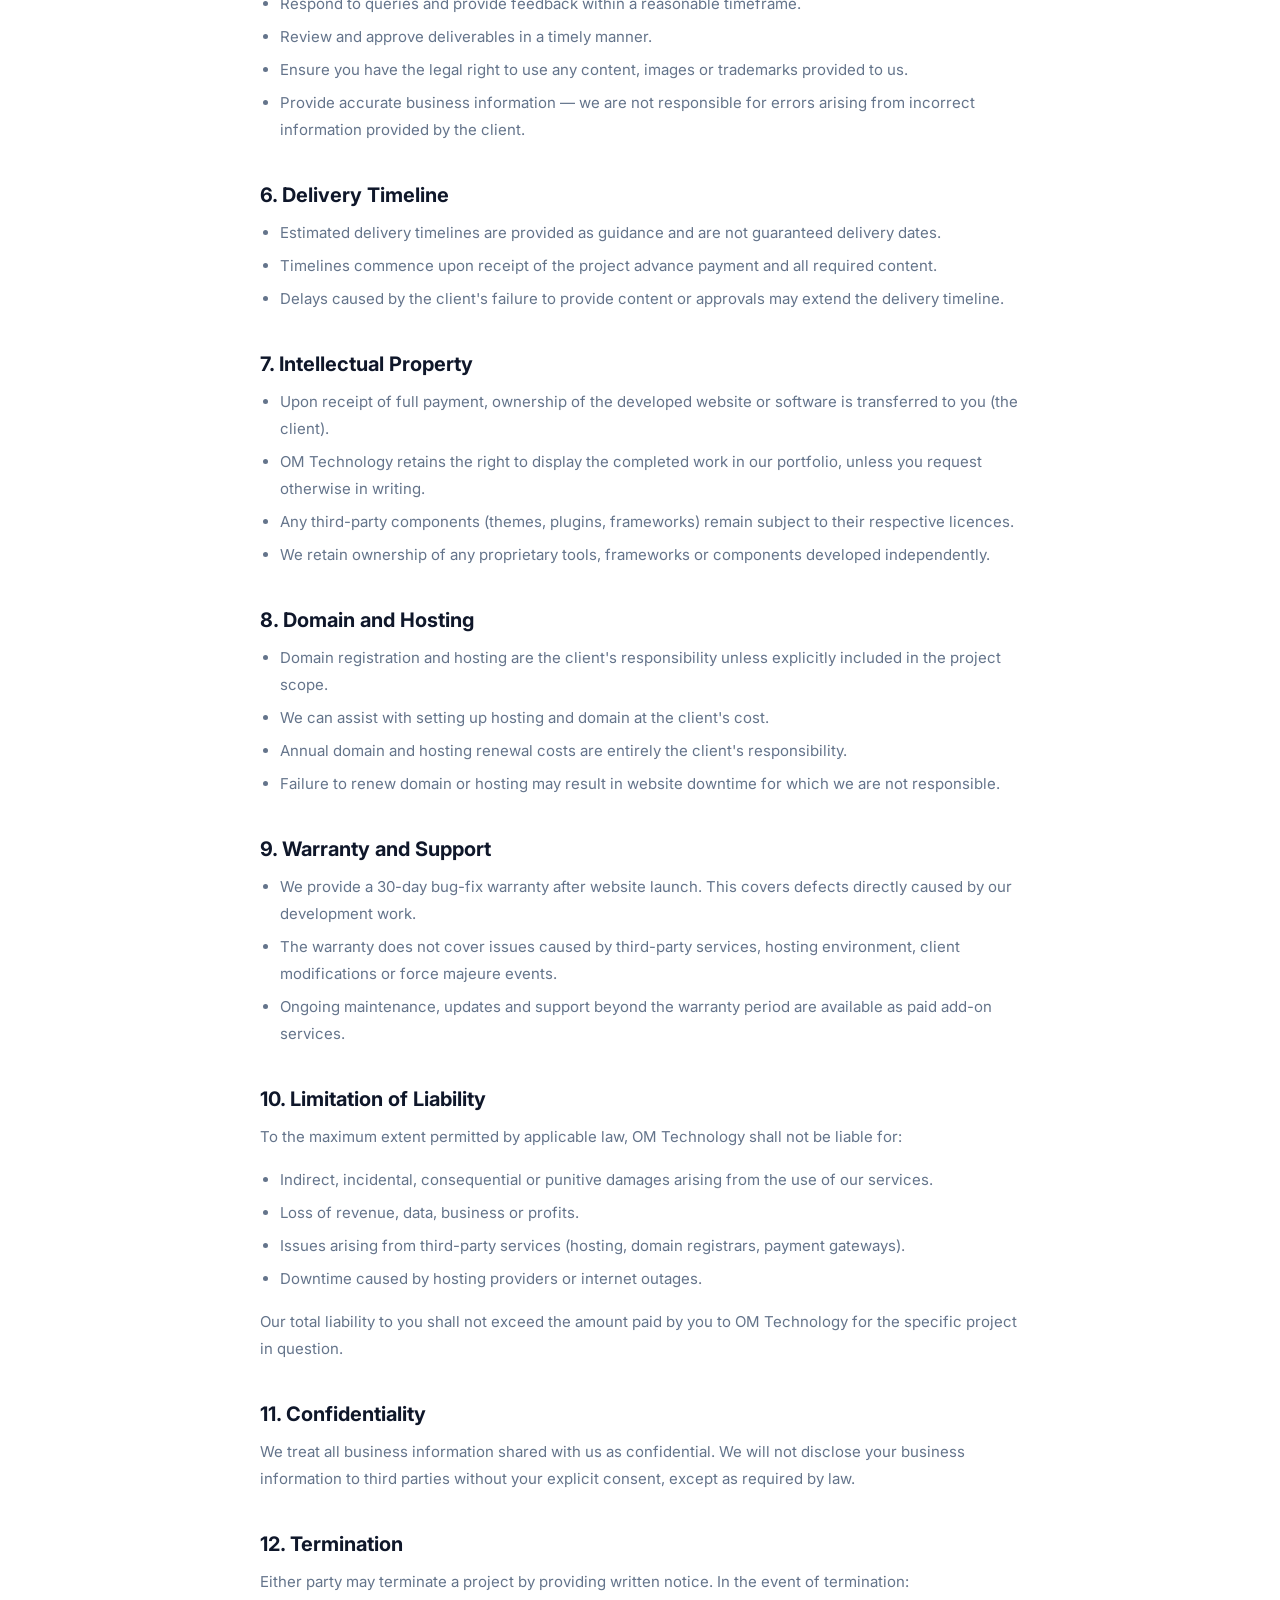
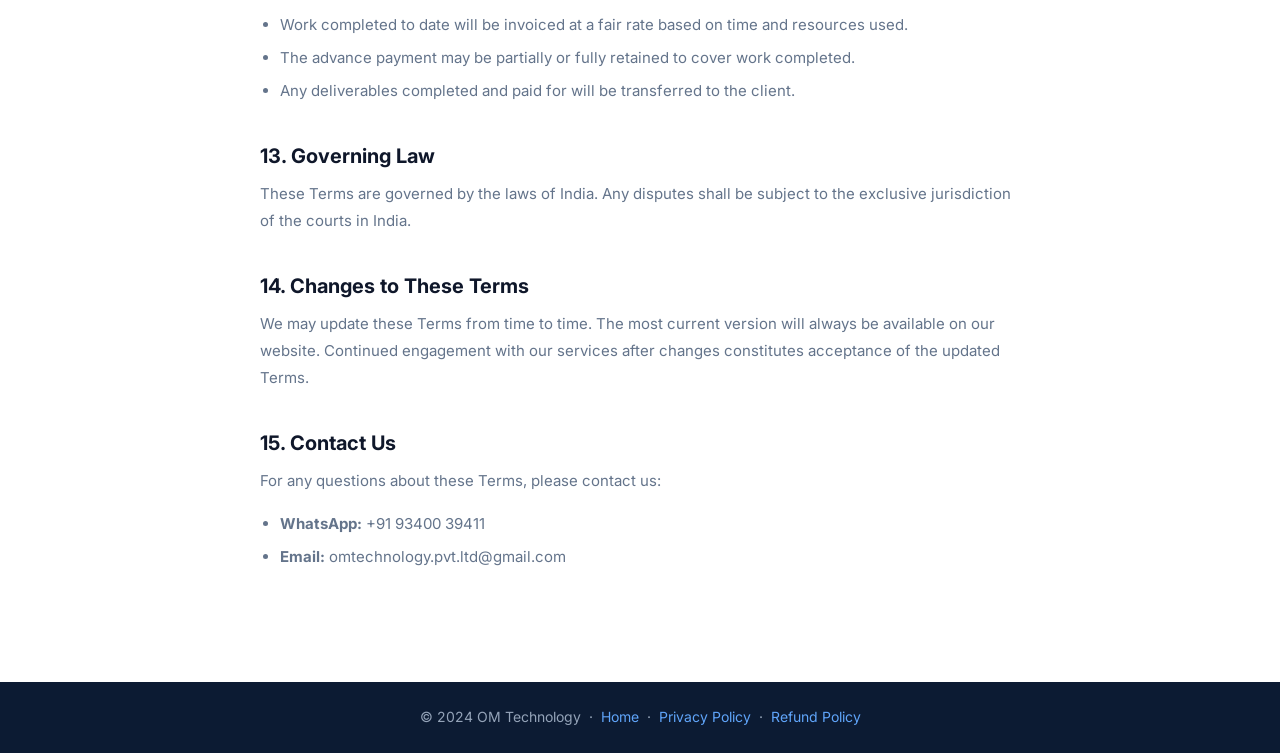
<file: legal/terms.html>
<!DOCTYPE html>
<html lang="en">
<head>
  <meta charset="UTF-8">
  <meta name="viewport" content="width=device-width, initial-scale=1.0">
  <title>Terms &amp; Conditions | OM Technology</title>
  <meta name="description" content="Terms and Conditions for OM Technology website development and digital services.">
  <meta name="robots" content="index, follow">
  <link rel="canonical" href="https://omtechnology.online/legal/terms.html">
  <link rel="icon" href="/favicon.ico" sizes="any">
  <link rel="preconnect" href="https://fonts.googleapis.com">
  <link rel="preconnect" href="https://fonts.gstatic.com" crossorigin>
  <link href="https://fonts.googleapis.com/css2?family=Inter:wght@400;500;600;700;800&display=swap" rel="stylesheet">
  <link rel="stylesheet" href="../css/style.css">
  <link rel="stylesheet" href="../css/responsive.css">
  <style>
    .legal-page { padding: 80px 0 96px; }
    .legal-content { max-width: 760px; margin: 0 auto; }
    .legal-content h1 { font-size: 2.25rem; font-weight: 900; margin-bottom: 8px; }
    .legal-meta { color: var(--text-muted); font-size: .9rem; margin-bottom: 40px; padding-bottom: 32px; border-bottom: 1px solid var(--border); }
    .legal-content h2 { font-size: 1.25rem; font-weight: 700; margin: 40px 0 12px; color: var(--text); }
    .legal-content p, .legal-content li { font-size: .9375rem; line-height: 1.8; color: var(--text-muted); margin-bottom: 16px; }
    .legal-content ul { padding-left: 20px; margin-bottom: 16px; }
    .legal-content ul li { list-style: disc; margin-bottom: 6px; }
    .legal-content a { color: var(--primary-600); }
    .back-link { display: inline-flex; align-items: center; gap: 6px; color: var(--primary-600); font-weight: 600; font-size: .9rem; margin-bottom: 32px; }
    .back-link:hover { text-decoration: underline; }
  </style>
</head>
<body>

  <header class="header" role="banner">
    <nav class="nav container" aria-label="Main navigation">
      <a href="/" class="nav-logo" aria-label="OM Technology — Home">
        <span class="logo-text">OM <span class="logo-accent">Technology</span></span>
      </a>
      <a href="/" class="btn btn-outline btn-sm" style="margin-left:auto">← Back to Home</a>
    </nav>
  </header>

  <main>
    <section class="legal-page">
      <div class="container">
        <div class="legal-content">

          <a href="/" class="back-link">← Back to Home</a>

          <h1>Terms &amp; Conditions</h1>
          <div class="legal-meta">
            <strong>OM Technology</strong> &nbsp;·&nbsp; Last updated: September 2024 &nbsp;·&nbsp; Effective immediately
          </div>

          <p>Please read these Terms and Conditions ("Terms") carefully before engaging OM Technology ("we", "our", "us") for any website development, software development or digital services.</p>

          <p>By submitting an enquiry, making payment, or commencing any project with OM Technology, you agree to be bound by these Terms.</p>

          <h2>1. Services</h2>
          <p>OM Technology provides website development, e-commerce development, web application development, mobile application development, custom software development and related digital services. The exact scope of services is agreed upon in writing (via WhatsApp, email or formal quotation) before any project commences.</p>

          <h2>2. Quotations and Pricing</h2>
          <ul>
            <li>All prices displayed on our website are indicative starting prices in Indian Rupees (INR).</li>
            <li>Final project pricing is confirmed in a written quotation before work begins.</li>
            <li>Domain registration and web hosting are charged separately unless explicitly included in the quotation.</li>
            <li>Third-party costs (payment gateway fees, premium plugins, stock images) are the client's responsibility unless included in the scope.</li>
            <li>Prices are exclusive of GST where applicable.</li>
          </ul>

          <h2>3. Payment Terms</h2>
          <ul>
            <li>A project advance (typically 50%) is required before development commences. The remaining balance is due before website handover or launch.</li>
            <li>Payment terms for custom projects will be specified in the individual project agreement.</li>
            <li>We reserve the right to suspend or withhold project delivery in case of non-payment.</li>
            <li>All payments are non-refundable once development has commenced, subject to our Refund Policy.</li>
          </ul>

          <h2>4. Project Scope and Changes</h2>
          <ul>
            <li>The agreed project scope is as specified in the quotation or project brief.</li>
            <li>Any additions or changes beyond the agreed scope ("change requests") may result in additional charges.</li>
            <li>Change requests must be submitted in writing (via WhatsApp or email) and approved before implementation.</li>
            <li>OM Technology will inform you if a requested change falls outside the agreed scope and provide a revised quotation.</li>
          </ul>

          <h2>5. Client Responsibilities</h2>
          <p>To ensure timely project delivery, you agree to:</p>
          <ul>
            <li>Provide all required content (text, images, logo, business information) within agreed timelines.</li>
            <li>Respond to queries and provide feedback within a reasonable timeframe.</li>
            <li>Review and approve deliverables in a timely manner.</li>
            <li>Ensure you have the legal right to use any content, images or trademarks provided to us.</li>
            <li>Provide accurate business information — we are not responsible for errors arising from incorrect information provided by the client.</li>
          </ul>

          <h2>6. Delivery Timeline</h2>
          <ul>
            <li>Estimated delivery timelines are provided as guidance and are not guaranteed delivery dates.</li>
            <li>Timelines commence upon receipt of the project advance payment and all required content.</li>
            <li>Delays caused by the client's failure to provide content or approvals may extend the delivery timeline.</li>
          </ul>

          <h2>7. Intellectual Property</h2>
          <ul>
            <li>Upon receipt of full payment, ownership of the developed website or software is transferred to you (the client).</li>
            <li>OM Technology retains the right to display the completed work in our portfolio, unless you request otherwise in writing.</li>
            <li>Any third-party components (themes, plugins, frameworks) remain subject to their respective licences.</li>
            <li>We retain ownership of any proprietary tools, frameworks or components developed independently.</li>
          </ul>

          <h2>8. Domain and Hosting</h2>
          <ul>
            <li>Domain registration and hosting are the client's responsibility unless explicitly included in the project scope.</li>
            <li>We can assist with setting up hosting and domain at the client's cost.</li>
            <li>Annual domain and hosting renewal costs are entirely the client's responsibility.</li>
            <li>Failure to renew domain or hosting may result in website downtime for which we are not responsible.</li>
          </ul>

          <h2>9. Warranty and Support</h2>
          <ul>
            <li>We provide a 30-day bug-fix warranty after website launch. This covers defects directly caused by our development work.</li>
            <li>The warranty does not cover issues caused by third-party services, hosting environment, client modifications or force majeure events.</li>
            <li>Ongoing maintenance, updates and support beyond the warranty period are available as paid add-on services.</li>
          </ul>

          <h2>10. Limitation of Liability</h2>
          <p>To the maximum extent permitted by applicable law, OM Technology shall not be liable for:</p>
          <ul>
            <li>Indirect, incidental, consequential or punitive damages arising from the use of our services.</li>
            <li>Loss of revenue, data, business or profits.</li>
            <li>Issues arising from third-party services (hosting, domain registrars, payment gateways).</li>
            <li>Downtime caused by hosting providers or internet outages.</li>
          </ul>
          <p>Our total liability to you shall not exceed the amount paid by you to OM Technology for the specific project in question.</p>

          <h2>11. Confidentiality</h2>
          <p>We treat all business information shared with us as confidential. We will not disclose your business information to third parties without your explicit consent, except as required by law.</p>

          <h2>12. Termination</h2>
          <p>Either party may terminate a project by providing written notice. In the event of termination:</p>
          <ul>
            <li>Work completed to date will be invoiced at a fair rate based on time and resources used.</li>
            <li>The advance payment may be partially or fully retained to cover work completed.</li>
            <li>Any deliverables completed and paid for will be transferred to the client.</li>
          </ul>

          <h2>13. Governing Law</h2>
          <p>These Terms are governed by the laws of India. Any disputes shall be subject to the exclusive jurisdiction of the courts in India.</p>

          <h2>14. Changes to These Terms</h2>
          <p>We may update these Terms from time to time. The most current version will always be available on our website. Continued engagement with our services after changes constitutes acceptance of the updated Terms.</p>

          <h2>15. Contact Us</h2>
          <p>For any questions about these Terms, please contact us:</p>
          <ul>
            <li><strong>WhatsApp:</strong> +91 93400 39411</li>
            <li><strong>Email:</strong> omtechnology.pvt.ltd@gmail.com</li>
          </ul>

        </div>
      </div>
    </section>
  </main>

  <footer style="background:var(--dark-bg);color:var(--dark-muted);padding:24px 0;text-align:center;font-size:.875rem">
    <div class="container">
      &copy; 2024 OM Technology &nbsp;·&nbsp;
      <a href="/" style="color:#60A5FA">Home</a> &nbsp;·&nbsp;
      <a href="privacy-policy.html" style="color:#60A5FA">Privacy Policy</a> &nbsp;·&nbsp;
      <a href="refund-policy.html" style="color:#60A5FA">Refund Policy</a>
    </div>
  </footer>

</body>
</html>
</file>
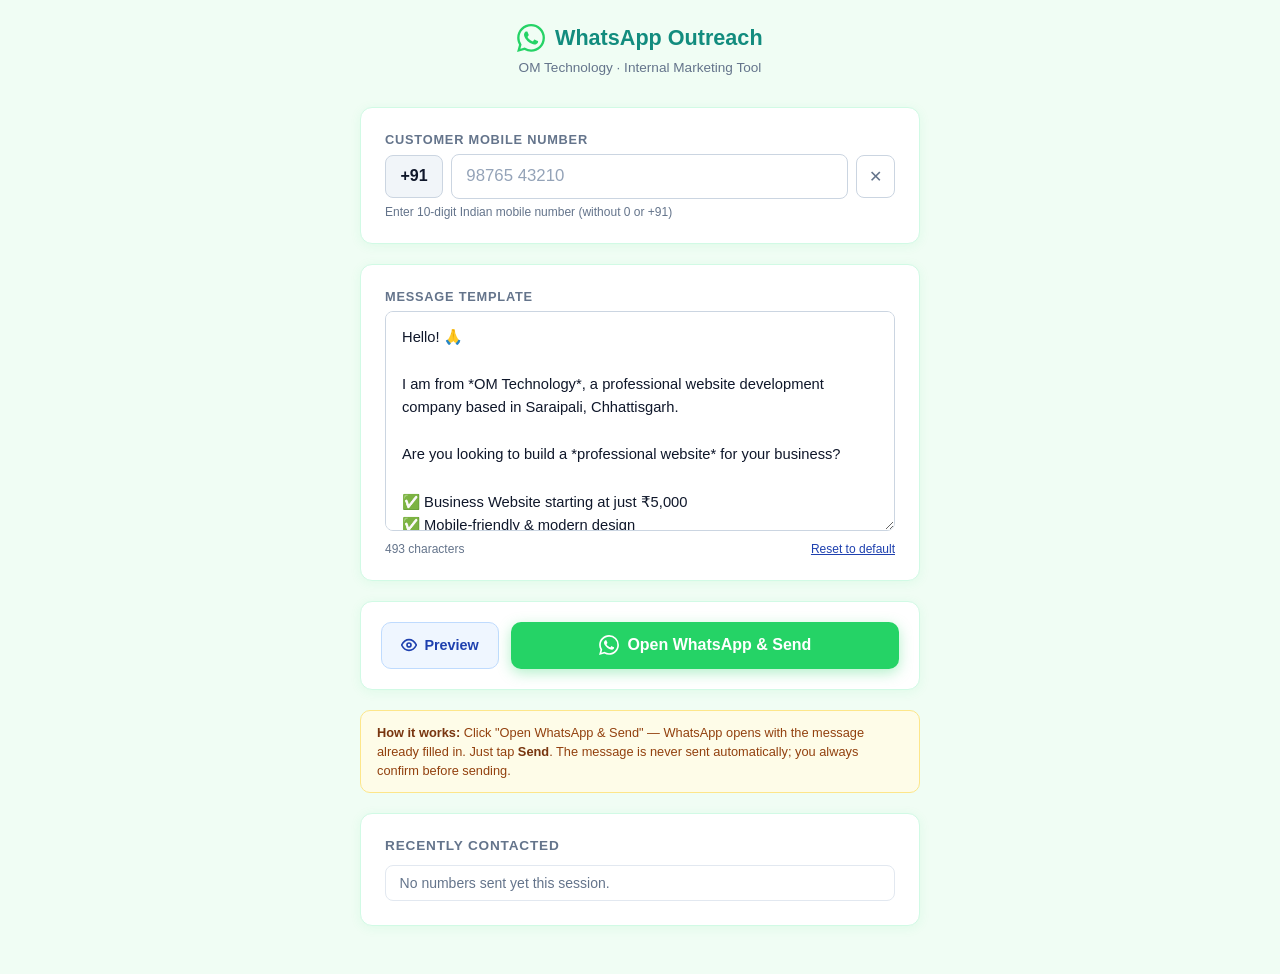
<file: tools/whatsapp-outreach.html>
<!DOCTYPE html>
<html lang="en">
<head>
  <meta charset="UTF-8">
  <meta name="viewport" content="width=device-width, initial-scale=1.0">
  <title>WhatsApp Outreach — OM Technology</title>
  <meta name="robots" content="noindex, nofollow">
  <style>
    *, *::before, *::after { box-sizing: border-box; margin: 0; padding: 0; }

    :root {
      --green:      #25d366;
      --green-dark: #128c7e;
      --blue:       #1e40af;
      --bg:         #f0fdf4;
      --card:       #ffffff;
      --text:       #0f172a;
      --muted:      #64748b;
      --border:     #d1fae5;
      --radius:     12px;
    }

    body {
      font-family: 'Segoe UI', Arial, sans-serif;
      background: var(--bg);
      color: var(--text);
      min-height: 100vh;
      padding: 1.5rem 1rem 3rem;
    }

    header {
      text-align: center;
      margin-bottom: 2rem;
    }
    header .logo {
      display: flex;
      align-items: center;
      justify-content: center;
      gap: 0.6rem;
      margin-bottom: 0.5rem;
    }
    header .logo svg { width: 28px; height: 28px; }
    header h1 { font-size: 1.35rem; font-weight: 800; color: var(--green-dark); }
    header p  { font-size: 0.85rem; color: var(--muted); margin-top: 0.25rem; }

    .card {
      background: var(--card);
      border: 1.5px solid var(--border);
      border-radius: var(--radius);
      padding: 1.5rem;
      max-width: 560px;
      margin: 0 auto 1.25rem;
      box-shadow: 0 2px 12px rgba(37,211,102,.08);
    }

    label {
      display: block;
      font-size: 0.8rem;
      font-weight: 700;
      color: var(--muted);
      text-transform: uppercase;
      letter-spacing: .06em;
      margin-bottom: 0.45rem;
    }

    .phone-row {
      display: flex;
      gap: 0.5rem;
      align-items: center;
    }
    .prefix {
      background: #f1f5f9;
      border: 1.5px solid #cbd5e1;
      border-radius: 8px;
      padding: 0.7rem 0.9rem;
      font-size: 1rem;
      font-weight: 700;
      color: var(--text);
      white-space: nowrap;
      flex-shrink: 0;
    }
    input[type="tel"] {
      flex: 1;
      border: 1.5px solid #cbd5e1;
      border-radius: 8px;
      padding: 0.7rem 0.9rem;
      font-size: 1.05rem;
      font-family: inherit;
      color: var(--text);
      outline: none;
      transition: border-color 0.2s;
    }
    input[type="tel"]:focus { border-color: var(--green); }
    input[type="tel"]::placeholder { color: #94a3b8; }

    .clear-btn {
      background: none;
      border: 1.5px solid #cbd5e1;
      border-radius: 8px;
      padding: 0.7rem 0.75rem;
      cursor: pointer;
      color: var(--muted);
      font-size: 1rem;
      flex-shrink: 0;
      transition: background 0.15s, color 0.15s;
    }
    .clear-btn:hover { background: #fee2e2; color: #dc2626; border-color: #fca5a5; }

    .hint { font-size: 0.75rem; color: var(--muted); margin-top: 0.4rem; }

    textarea {
      width: 100%;
      min-height: 220px;
      border: 1.5px solid #cbd5e1;
      border-radius: 8px;
      padding: 0.85rem 1rem;
      font-size: 0.92rem;
      font-family: inherit;
      line-height: 1.6;
      color: var(--text);
      resize: vertical;
      outline: none;
      transition: border-color 0.2s;
    }
    textarea:focus { border-color: var(--green); }

    .msg-footer {
      display: flex;
      justify-content: space-between;
      align-items: center;
      margin-top: 0.4rem;
    }
    .char-count { font-size: 0.75rem; color: var(--muted); }
    .char-count.warn { color: #f59e0b; }
    .char-count.over { color: #ef4444; }
    .reset-btn {
      font-size: 0.75rem;
      background: none;
      border: none;
      color: var(--blue);
      cursor: pointer;
      text-decoration: underline;
      padding: 0;
    }
    .reset-btn:hover { color: #1e3a8a; }

    .actions {
      display: flex;
      gap: 0.75rem;
      flex-wrap: wrap;
    }

    .send-btn {
      flex: 1;
      min-width: 180px;
      display: inline-flex;
      align-items: center;
      justify-content: center;
      gap: 0.55rem;
      background: var(--green);
      color: #fff;
      border: none;
      border-radius: 10px;
      padding: 0.85rem 1.5rem;
      font-size: 1rem;
      font-weight: 800;
      cursor: pointer;
      transition: background 0.2s, transform 0.1s, box-shadow 0.2s;
      box-shadow: 0 4px 14px rgba(37,211,102,.35);
      text-decoration: none;
    }
    .send-btn:hover  { background: var(--green-dark); box-shadow: 0 6px 20px rgba(18,140,126,.4); }
    .send-btn:active { transform: scale(0.97); }
    .send-btn svg   { flex-shrink: 0; }

    .preview-btn {
      display: inline-flex;
      align-items: center;
      justify-content: center;
      gap: 0.45rem;
      background: #eff6ff;
      color: var(--blue);
      border: 1.5px solid #bfdbfe;
      border-radius: 10px;
      padding: 0.85rem 1.2rem;
      font-size: 0.9rem;
      font-weight: 700;
      cursor: pointer;
      transition: background 0.15s;
    }
    .preview-btn:hover { background: #dbeafe; }

    .error-msg {
      display: none;
      background: #fee2e2;
      color: #dc2626;
      border: 1px solid #fca5a5;
      border-radius: 8px;
      padding: 0.65rem 1rem;
      font-size: 0.85rem;
      font-weight: 600;
      margin-top: 0.75rem;
    }
    .error-msg.show { display: block; }

    /* Preview modal */
    .modal-overlay {
      display: none;
      position: fixed;
      inset: 0;
      background: rgba(0,0,0,.5);
      z-index: 999;
      align-items: center;
      justify-content: center;
      padding: 1rem;
    }
    .modal-overlay.open { display: flex; }
    .modal {
      background: #fff;
      border-radius: 16px;
      max-width: 400px;
      width: 100%;
      overflow: hidden;
      box-shadow: 0 20px 60px rgba(0,0,0,.25);
    }
    .modal-header {
      background: #075e54;
      color: #fff;
      padding: 1rem 1.25rem;
      display: flex;
      justify-content: space-between;
      align-items: center;
    }
    .modal-header span { font-weight: 700; font-size: 0.95rem; }
    .modal-close {
      background: none;
      border: none;
      color: #fff;
      font-size: 1.25rem;
      cursor: pointer;
      line-height: 1;
      padding: 0;
    }
    .modal-body {
      background: #e5ddd5;
      padding: 1.25rem;
      max-height: 60vh;
      overflow-y: auto;
    }
    .wa-bubble {
      background: #dcf8c6;
      border-radius: 12px 12px 4px 12px;
      padding: 0.75rem 1rem;
      font-size: 0.9rem;
      line-height: 1.55;
      white-space: pre-wrap;
      word-break: break-word;
      box-shadow: 0 1px 2px rgba(0,0,0,.15);
      max-width: 85%;
      margin-left: auto;
    }
    .modal-footer {
      padding: 1rem 1.25rem;
      display: flex;
      gap: 0.5rem;
    }
    .modal-send { flex: 1; }

    .tip {
      max-width: 560px;
      margin: 0 auto;
      background: #fefce8;
      border: 1px solid #fde68a;
      border-radius: 10px;
      padding: 0.75rem 1rem;
      font-size: 0.8rem;
      color: #92400e;
      line-height: 1.5;
    }
    .tip strong { color: #78350f; }

    .history-card { max-width: 560px; margin: 0 auto; }
    .history-card h2 { font-size: 0.85rem; font-weight: 700; color: var(--muted); text-transform: uppercase; letter-spacing: .06em; margin-bottom: 0.75rem; }
    #history-list { list-style: none; display: flex; flex-direction: column; gap: 0.5rem; }
    #history-list li {
      display: flex;
      align-items: center;
      gap: 0.6rem;
      background: #fff;
      border: 1px solid #e2e8f0;
      border-radius: 8px;
      padding: 0.55rem 0.85rem;
      font-size: 0.875rem;
    }
    #history-list li .num  { flex: 1; font-weight: 600; }
    #history-list li .time { font-size: 0.75rem; color: var(--muted); }
    #history-list li .resend {
      background: var(--green);
      color: #fff;
      border: none;
      border-radius: 6px;
      padding: 0.3rem 0.65rem;
      font-size: 0.75rem;
      font-weight: 700;
      cursor: pointer;
    }
    #history-list li .resend:hover { background: var(--green-dark); }
    .no-history { font-size: 0.85rem; color: var(--muted); text-align: center; padding: 0.5rem 0; }

    @media (max-width: 400px) {
      .actions { flex-direction: column; }
      .send-btn, .preview-btn { min-width: unset; }
    }
  </style>
</head>
<body>

<header>
  <div class="logo">
    <svg viewBox="0 0 24 24" fill="#25d366" xmlns="http://www.w3.org/2000/svg">
      <path d="M17.472 14.382c-.297-.149-1.758-.867-2.03-.967-.273-.099-.471-.148-.67.15-.197.297-.767.966-.94 1.164-.173.199-.347.223-.644.075-.297-.15-1.255-.463-2.39-1.475-.883-.788-1.48-1.761-1.653-2.059-.173-.297-.018-.458.13-.606.134-.133.298-.347.446-.52.149-.174.198-.298.298-.497.099-.198.05-.371-.025-.52-.075-.149-.669-1.612-.916-2.207-.242-.579-.487-.5-.669-.51-.173-.008-.371-.01-.57-.01-.198 0-.52.074-.792.372-.272.297-1.04 1.016-1.04 2.479 0 1.462 1.065 2.875 1.213 3.074.149.198 2.096 3.2 5.077 4.487.709.306 1.262.489 1.694.625.712.227 1.36.195 1.871.118.571-.085 1.758-.719 2.006-1.413.248-.694.248-1.289.173-1.413-.074-.124-.272-.198-.57-.347m-5.421 7.403h-.004a9.87 9.87 0 01-5.031-1.378l-.361-.214-3.741.982.998-3.648-.235-.374a9.86 9.86 0 01-1.51-5.26c.001-5.45 4.436-9.884 9.888-9.884 2.64 0 5.122 1.03 6.988 2.898a9.825 9.825 0 012.893 6.994c-.003 5.45-4.437 9.884-9.885 9.884m8.413-18.297A11.815 11.815 0 0012.05 0C5.495 0 .16 5.335.157 11.892c0 2.096.547 4.142 1.588 5.945L.057 24l6.305-1.654a11.882 11.882 0 005.683 1.448h.005c6.554 0 11.89-5.335 11.893-11.893a11.821 11.821 0 00-3.48-8.413z"/>
    </svg>
    <h1>WhatsApp Outreach</h1>
  </div>
  <p>OM Technology · Internal Marketing Tool</p>
</header>

<!-- Phone Number -->
<div class="card">
  <label for="phone">Customer Mobile Number</label>
  <div class="phone-row">
    <span class="prefix">+91</span>
    <input type="tel" id="phone" placeholder="98765 43210" maxlength="10" inputmode="numeric" autocomplete="tel">
    <button class="clear-btn" id="clear-phone" title="Clear">✕</button>
  </div>
  <p class="hint">Enter 10-digit Indian mobile number (without 0 or +91)</p>
  <p class="error-msg" id="phone-error">Please enter a valid 10-digit mobile number.</p>
</div>

<!-- Message Template -->
<div class="card">
  <label for="message">Message Template</label>
  <textarea id="message" spellcheck="true"></textarea>
  <div class="msg-footer">
    <span class="char-count" id="char-count">0 characters</span>
    <button class="reset-btn" id="reset-msg">Reset to default</button>
  </div>
</div>

<!-- Actions -->
<div class="card" style="padding: 1.25rem;">
  <div class="actions">
    <button class="preview-btn" id="preview-btn">
      <svg width="16" height="16" viewBox="0 0 24 24" fill="none" stroke="currentColor" stroke-width="2.5"><path d="M1 12s4-8 11-8 11 8 11 8-4 8-11 8-11-8-11-8z"/><circle cx="12" cy="12" r="3"/></svg>
      Preview
    </button>
    <button class="send-btn" id="send-btn">
      <svg width="20" height="20" viewBox="0 0 24 24" fill="currentColor"><path d="M17.472 14.382c-.297-.149-1.758-.867-2.03-.967-.273-.099-.471-.148-.67.15-.197.297-.767.966-.94 1.164-.173.199-.347.223-.644.075-.297-.15-1.255-.463-2.39-1.475-.883-.788-1.48-1.761-1.653-2.059-.173-.297-.018-.458.13-.606.134-.133.298-.347.446-.52.149-.174.198-.298.298-.497.099-.198.05-.371-.025-.52-.075-.149-.669-1.612-.916-2.207-.242-.579-.487-.5-.669-.51-.173-.008-.371-.01-.57-.01-.198 0-.52.074-.792.372-.272.297-1.04 1.016-1.04 2.479 0 1.462 1.065 2.875 1.213 3.074.149.198 2.096 3.2 5.077 4.487.709.306 1.262.489 1.694.625.712.227 1.36.195 1.871.118.571-.085 1.758-.719 2.006-1.413.248-.694.248-1.289.173-1.413-.074-.124-.272-.198-.57-.347m-5.421 7.403h-.004a9.87 9.87 0 01-5.031-1.378l-.361-.214-3.741.982.998-3.648-.235-.374a9.86 9.86 0 01-1.51-5.26c.001-5.45 4.436-9.884 9.888-9.884 2.64 0 5.122 1.03 6.988 2.898a9.825 9.825 0 012.893 6.994c-.003 5.45-4.437 9.884-9.885 9.884m8.413-18.297A11.815 11.815 0 0012.05 0C5.495 0 .16 5.335.157 11.892c0 2.096.547 4.142 1.588 5.945L.057 24l6.305-1.654a11.882 11.882 0 005.683 1.448h.005c6.554 0 11.89-5.335 11.893-11.893a11.821 11.821 0 00-3.48-8.413z"/></svg>
      Open WhatsApp &amp; Send
    </button>
  </div>
</div>

<div class="tip">
  <strong>How it works:</strong> Click "Open WhatsApp &amp; Send" — WhatsApp opens with the message already filled in. Just tap <strong>Send</strong>. The message is never sent automatically; you always confirm before sending.
</div>

<!-- Recent History -->
<div class="card history-card" style="margin-top:1.25rem;">
  <h2>Recently Contacted</h2>
  <ul id="history-list"><li class="no-history">No numbers sent yet this session.</li></ul>
</div>

<!-- Preview Modal -->
<div class="modal-overlay" id="modal-overlay">
  <div class="modal">
    <div class="modal-header">
      <span id="modal-title">Preview — +91 XXXXXXXXXX</span>
      <button class="modal-close" id="modal-close">✕</button>
    </div>
    <div class="modal-body">
      <div class="wa-bubble" id="preview-bubble"></div>
    </div>
    <div class="modal-footer">
      <button class="send-btn modal-send" id="modal-send-btn">
        <svg width="18" height="18" viewBox="0 0 24 24" fill="currentColor"><path d="M17.472 14.382c-.297-.149-1.758-.867-2.03-.967-.273-.099-.471-.148-.67.15-.197.297-.767.966-.94 1.164-.173.199-.347.223-.644.075-.297-.15-1.255-.463-2.39-1.475-.883-.788-1.48-1.761-1.653-2.059-.173-.297-.018-.458.13-.606.134-.133.298-.347.446-.52.149-.174.198-.298.298-.497.099-.198.05-.371-.025-.52-.075-.149-.669-1.612-.916-2.207-.242-.579-.487-.5-.669-.51-.173-.008-.371-.01-.57-.01-.198 0-.52.074-.792.372-.272.297-1.04 1.016-1.04 2.479 0 1.462 1.065 2.875 1.213 3.074.149.198 2.096 3.2 5.077 4.487.709.306 1.262.489 1.694.625.712.227 1.36.195 1.871.118.571-.085 1.758-.719 2.006-1.413.248-.694.248-1.289.173-1.413-.074-.124-.272-.198-.57-.347m-5.421 7.403h-.004a9.87 9.87 0 01-5.031-1.378l-.361-.214-3.741.982.998-3.648-.235-.374a9.86 9.86 0 01-1.51-5.26c.001-5.45 4.436-9.884 9.888-9.884 2.64 0 5.122 1.03 6.988 2.898a9.825 9.825 0 012.893 6.994c-.003 5.45-4.437 9.884-9.885 9.884m8.413-18.297A11.815 11.815 0 0012.05 0C5.495 0 .16 5.335.157 11.892c0 2.096.547 4.142 1.588 5.945L.057 24l6.305-1.654a11.882 11.882 0 005.683 1.448h.005c6.554 0 11.89-5.335 11.893-11.893a11.821 11.821 0 00-3.48-8.413z"/></svg>
        Open WhatsApp
      </button>
    </div>
  </div>
</div>

<script>
  var DEFAULT_MESSAGE =
    "Hello! 🙏\n\n" +
    "I am from *OM Technology*, a professional website development company based in Saraipali, Chhattisgarh.\n\n" +
    "Are you looking to build a *professional website* for your business?\n\n" +
    "✅ Business Website starting at just ₹5,000\n" +
    "✅ Mobile-friendly & modern design\n" +
    "✅ WhatsApp enquiry button\n" +
    "✅ Google Maps integration\n" +
    "✅ Delivered in 3–7 days\n" +
    "✅ SEO to rank on Google\n\n" +
    "Take your business online today and reach more customers!\n\n" +
    "📞 Call / WhatsApp: *+91 93400 39411*\n" +
    "🌐 Visit us: omtechnology.online";

  var msgEl    = document.getElementById("message");
  var phoneEl  = document.getElementById("phone");
  var charEl   = document.getElementById("char-count");
  var errorEl  = document.getElementById("phone-error");
  var histList = document.getElementById("history-list");
  var history  = [];

  // Init default message
  msgEl.value = DEFAULT_MESSAGE;
  updateChar();

  // Character counter
  msgEl.addEventListener("input", updateChar);
  function updateChar() {
    var n = msgEl.value.length;
    charEl.textContent = n + " characters";
    charEl.className = "char-count" + (n > 1000 ? " warn" : "") + (n > 1500 ? " over" : "");
  }

  // Reset message
  document.getElementById("reset-msg").addEventListener("click", function() {
    if (confirm("Reset message to default template?")) {
      msgEl.value = DEFAULT_MESSAGE;
      updateChar();
    }
  });

  // Clear phone
  document.getElementById("clear-phone").addEventListener("click", function() {
    phoneEl.value = "";
    errorEl.classList.remove("show");
    phoneEl.focus();
  });

  // Only allow digits in phone
  phoneEl.addEventListener("input", function() {
    this.value = this.value.replace(/\D/g, "").slice(0, 10);
    errorEl.classList.remove("show");
  });

  function validate() {
    var num = phoneEl.value.trim();
    if (!/^[6-9]\d{9}$/.test(num)) {
      errorEl.classList.add("show");
      phoneEl.focus();
      return null;
    }
    errorEl.classList.remove("show");
    return num;
  }

  function buildUrl(num) {
    return "https://wa.me/91" + num + "?text=" + encodeURIComponent(msgEl.value.trim());
  }

  function addHistory(num) {
    // Remove duplicate if exists
    history = history.filter(function(h) { return h.num !== num; });
    history.unshift({ num: num, time: new Date() });
    if (history.length > 10) history = history.slice(0, 10);
    renderHistory();
  }

  function renderHistory() {
    if (!history.length) {
      histList.innerHTML = '<li class="no-history">No numbers sent yet this session.</li>';
      return;
    }
    histList.innerHTML = history.map(function(h) {
      var t = h.time;
      var ts = t.getHours().toString().padStart(2,'0') + ":" + t.getMinutes().toString().padStart(2,'0');
      return '<li>' +
        '<span class="num">+91 ' + h.num.replace(/(\d{5})(\d{5})/, '$1 $2') + '</span>' +
        '<span class="time">' + ts + '</span>' +
        '<button class="resend" data-num="' + h.num + '">Resend</button>' +
        '</li>';
    }).join("");

    histList.querySelectorAll(".resend").forEach(function(btn) {
      btn.addEventListener("click", function() {
        phoneEl.value = this.dataset.num;
        window.open(buildUrl(this.dataset.num), "_blank");
        addHistory(this.dataset.num);
      });
    });
  }

  // Send button
  document.getElementById("send-btn").addEventListener("click", function() {
    var num = validate();
    if (!num) return;
    window.open(buildUrl(num), "_blank");
    addHistory(num);
    phoneEl.value = "";
  });

  // Preview modal
  var overlay   = document.getElementById("modal-overlay");
  var bubble    = document.getElementById("preview-bubble");
  var modalTitle = document.getElementById("modal-title");

  document.getElementById("preview-btn").addEventListener("click", function() {
    var num = phoneEl.value.trim() || "XXXXXXXXXX";
    modalTitle.textContent = "Preview — +91 " + num;
    bubble.textContent = msgEl.value.trim() || "(empty message)";
    overlay.classList.add("open");
  });

  document.getElementById("modal-close").addEventListener("click", function() {
    overlay.classList.remove("open");
  });
  overlay.addEventListener("click", function(e) {
    if (e.target === overlay) overlay.classList.remove("open");
  });

  document.getElementById("modal-send-btn").addEventListener("click", function() {
    var num = validate();
    if (!num) { overlay.classList.remove("open"); return; }
    window.open(buildUrl(num), "_blank");
    addHistory(num);
    overlay.classList.remove("open");
    phoneEl.value = "";
  });

  // Keyboard shortcut: Enter in phone field → send
  phoneEl.addEventListener("keydown", function(e) {
    if (e.key === "Enter") document.getElementById("send-btn").click();
  });
</script>
</body>
</html>
</file>
<file: css/style.css>
/* ================================================================
   OM Technology — Main Stylesheet
   Design system → base → components → sections → utilities
   ================================================================ */

/* ── Design Tokens ──────────────────────────────────────────── */
:root {
  /* Brand colours */
  --primary:        #1E40AF;
  --primary-600:    #2563EB;
  --primary-700:    #1D4ED8;
  --primary-100:    #DBEAFE;
  --primary-50:     #EFF6FF;
  --secondary:      #6D28D9;
  --accent:         #059669;
  --accent-light:   #D1FAE5;
  --warning:        #D97706;
  --warning-light:  #FEF3C7;
  --danger:         #DC2626;
  --whatsapp:       #25D366;
  --whatsapp-dark:  #128C7E;

  /* Neutrals */
  --bg:             #FFFFFF;
  --surface:        #F8FAFC;
  --surface-2:      #F1F5F9;
  --card:           #FFFFFF;
  --text:           #0F172A;
  --text-muted:     #64748B;
  --text-light:     #94A3B8;
  --border:         #E2E8F0;
  --border-focus:   #2563EB;

  /* Dark hero palette */
  --dark-bg:        #0C1B33;
  --dark-surface:   #132043;
  --dark-text:      #E2E8F0;
  --dark-muted:     #94A3B8;

  /* Radius */
  --radius-xs:  4px;
  --radius-sm:  8px;
  --radius:     12px;
  --radius-lg:  20px;
  --radius-xl:  28px;
  --radius-full: 9999px;

  /* Shadows */
  --shadow-xs:  0 1px 2px rgba(0,0,0,.05);
  --shadow-sm:  0 1px 3px rgba(0,0,0,.08), 0 1px 2px rgba(0,0,0,.04);
  --shadow:     0 4px 12px rgba(0,0,0,.08), 0 2px 6px rgba(0,0,0,.04);
  --shadow-md:  0 8px 24px rgba(0,0,0,.10), 0 4px 10px rgba(0,0,0,.06);
  --shadow-lg:  0 16px 40px rgba(0,0,0,.12), 0 6px 16px rgba(0,0,0,.07);
  --shadow-xl:  0 24px 60px rgba(0,0,0,.14), 0 10px 24px rgba(0,0,0,.08);

  /* Transitions */
  --t:      0.2s ease;
  --t-slow: 0.35s ease;

  /* Layout */
  --container: 1280px;
  --section-py: 88px;

  /* Typography */
  --font-sans: "Inter", system-ui, -apple-system, BlinkMacSystemFont,
               "Segoe UI", Roboto, sans-serif;
  --font-mono: "JetBrains Mono", "Fira Code", Consolas, monospace;
}

/* ── Reset ──────────────────────────────────────────────────── */
*, *::before, *::after { box-sizing: border-box; margin: 0; padding: 0; }

html {
  font-size: 16px;
  scroll-behavior: smooth;
  -webkit-text-size-adjust: 100%;
  text-size-adjust: 100%;
}

body {
  font-family: var(--font-sans);
  background: var(--bg);
  color: var(--text);
  line-height: 1.6;
  -webkit-font-smoothing: antialiased;
  overflow-x: hidden;
}

img, video { max-width: 100%; height: auto; display: block; }
a { color: inherit; text-decoration: none; }
ul, ol { list-style: none; }
button { cursor: pointer; font-family: inherit; border: none; background: none; }
input, select, textarea { font-family: inherit; }
h1, h2, h3, h4, h5, h6 { line-height: 1.2; }

/* ── Accessibility ──────────────────────────────────────────── */
.skip-link {
  position: absolute;
  top: -100px;
  left: 16px;
  padding: 10px 20px;
  background: var(--primary-600);
  color: #fff;
  border-radius: var(--radius-sm);
  font-weight: 600;
  z-index: 9999;
  transition: top var(--t);
}
.skip-link:focus { top: 16px; }

:focus-visible {
  outline: 2px solid var(--border-focus);
  outline-offset: 2px;
  border-radius: 2px;
}

/* ── Layout ─────────────────────────────────────────────────── */
.container {
  width: 100%;
  max-width: var(--container);
  margin: 0 auto;
  padding: 0 24px;
}

.section {
  padding: var(--section-py) 0;
}

.section-header {
  text-align: center;
  max-width: 720px;
  margin: 0 auto 56px;
}

.section-tag {
  display: inline-block;
  background: var(--primary-50);
  color: var(--primary-600);
  font-size: .75rem;
  font-weight: 700;
  letter-spacing: .1em;
  text-transform: uppercase;
  padding: 5px 14px;
  border-radius: var(--radius-full);
  margin-bottom: 16px;
  border: 1px solid var(--primary-100);
}

.section-title {
  font-size: clamp(1.75rem, 3.5vw, 2.75rem);
  font-weight: 800;
  color: var(--text);
  margin-bottom: 16px;
}

.section-subtitle {
  font-size: 1.0625rem;
  color: var(--text-muted);
  line-height: 1.7;
}

/* ── Buttons ─────────────────────────────────────────────────── */
.btn {
  display: inline-flex;
  align-items: center;
  gap: 8px;
  padding: 12px 24px;
  font-size: .9375rem;
  font-weight: 600;
  border-radius: var(--radius-full);
  transition: all var(--t);
  white-space: nowrap;
  border: 2px solid transparent;
  text-decoration: none;
}

.btn-sm { padding: 8px 18px; font-size: .875rem; }
.btn-lg { padding: 15px 32px; font-size: 1rem; }

.btn-primary {
  background: var(--primary-600);
  color: #fff;
  border-color: var(--primary-600);
  box-shadow: 0 4px 14px rgba(37, 99, 235, .35);
}
.btn-primary:hover {
  background: var(--primary-700);
  border-color: var(--primary-700);
  transform: translateY(-1px);
  box-shadow: 0 6px 20px rgba(37, 99, 235, .45);
}

.btn-whatsapp {
  background: var(--whatsapp);
  color: #fff;
  border-color: var(--whatsapp);
  box-shadow: 0 4px 14px rgba(37, 211, 102, .35);
}
.btn-whatsapp:hover {
  background: var(--whatsapp-dark);
  border-color: var(--whatsapp-dark);
  transform: translateY(-1px);
  box-shadow: 0 6px 20px rgba(18, 140, 126, .45);
}

.btn-outline {
  background: transparent;
  color: var(--primary-600);
  border-color: var(--primary-600);
}
.btn-outline:hover {
  background: var(--primary-600);
  color: #fff;
  transform: translateY(-1px);
}

.btn-outline-white {
  background: transparent;
  color: #fff;
  border-color: rgba(255,255,255,.5);
}
.btn-outline-white:hover {
  background: rgba(255,255,255,.1);
  border-color: #fff;
}

.btn-ghost {
  color: var(--text-muted);
  border-color: var(--border);
}
.btn-ghost:hover {
  background: var(--surface);
  color: var(--text);
}

/* ── Header ──────────────────────────────────────────────────── */
.header {
  position: sticky;
  top: 0;
  z-index: 1000;
  background: rgba(255,255,255,.95);
  backdrop-filter: blur(16px);
  -webkit-backdrop-filter: blur(16px);
  border-bottom: 1px solid transparent;
  transition: border-color var(--t), box-shadow var(--t);
}

.header--scrolled {
  border-bottom-color: var(--border);
  box-shadow: 0 2px 16px rgba(0,0,0,.07);
}

.nav {
  display: flex;
  align-items: center;
  height: 72px;
  gap: 8px;
}

.nav-logo {
  display: flex;
  align-items: center;
  gap: 10px;
  flex-shrink: 0;
}

.logo-text {
  font-size: 1.25rem;
  font-weight: 800;
  color: var(--text);
  letter-spacing: -.02em;
}

.logo-accent { color: var(--primary-600); }

.nav-links {
  display: flex;
  align-items: center;
  gap: 4px;
  margin-left: auto;
  margin-right: 16px;
}

.nav-link {
  font-size: .9rem;
  font-weight: 500;
  color: var(--text-muted);
  padding: 6px 10px;
  border-radius: var(--radius-sm);
  transition: color var(--t), background var(--t);
}

.nav-link:hover,
.nav-link--active {
  color: var(--primary-600);
  background: var(--primary-50);
}

.nav-cta { flex-shrink: 0; }

.hamburger {
  display: none;
  flex-direction: column;
  justify-content: center;
  align-items: center;
  gap: 5px;
  width: 40px;
  height: 40px;
  border-radius: var(--radius-sm);
  border: 1px solid var(--border);
  background: transparent;
  margin-left: auto;
}

.hamburger-line {
  display: block;
  width: 20px;
  height: 2px;
  background: var(--text);
  border-radius: 2px;
  transition: all var(--t);
}

.hamburger--open .hamburger-line:nth-child(1) {
  transform: translateY(7px) rotate(45deg);
}
.hamburger--open .hamburger-line:nth-child(2) { opacity: 0; }
.hamburger--open .hamburger-line:nth-child(3) {
  transform: translateY(-7px) rotate(-45deg);
}

.nav-overlay {
  display: none;
  position: fixed;
  inset: 0;
  background: rgba(0,0,0,.4);
  z-index: 999;
  opacity: 0;
  transition: opacity var(--t);
}

/* ── Hero ────────────────────────────────────────────────────── */
.hero {
  background: linear-gradient(135deg, #0C1B33 0%, #1a3665 50%, #0f2952 100%);
  color: #fff;
  padding: 100px 0 80px;
  position: relative;
  overflow: hidden;
}

.hero::before {
  content: "";
  position: absolute;
  inset: 0;
  background-image:
    radial-gradient(circle at 20% 50%, rgba(37, 99, 235, .15) 0%, transparent 50%),
    radial-gradient(circle at 80% 20%, rgba(109, 40, 217, .12) 0%, transparent 40%);
  pointer-events: none;
}

/* Subtle grid pattern */
.hero::after {
  content: "";
  position: absolute;
  inset: 0;
  background-image:
    linear-gradient(rgba(255,255,255,.03) 1px, transparent 1px),
    linear-gradient(90deg, rgba(255,255,255,.03) 1px, transparent 1px);
  background-size: 48px 48px;
  pointer-events: none;
}

.hero .container {
  position: relative;
  z-index: 1;
  display: grid;
  grid-template-columns: 1fr 1fr;
  gap: 64px;
  align-items: center;
}

.hero-badge {
  display: inline-flex;
  align-items: center;
  gap: 8px;
  background: rgba(255,255,255,.1);
  border: 1px solid rgba(255,255,255,.2);
  backdrop-filter: blur(8px);
  color: #93C5FD;
  font-size: .8125rem;
  font-weight: 600;
  letter-spacing: .05em;
  padding: 6px 16px;
  border-radius: var(--radius-full);
  margin-bottom: 24px;
}

.badge-dot {
  width: 8px;
  height: 8px;
  background: #22C55E;
  border-radius: 50%;
  animation: pulse 2s infinite;
}

@keyframes pulse {
  0%, 100% { opacity: 1; transform: scale(1); }
  50%       { opacity: .5; transform: scale(.85); }
}

.hero-headline {
  font-size: clamp(2.25rem, 5vw, 3.75rem);
  font-weight: 900;
  line-height: 1.1;
  letter-spacing: -.03em;
  margin-bottom: 20px;
  color: #fff;
}

.text-gradient {
  background: linear-gradient(135deg, #60A5FA 0%, #A78BFA 50%, #34D399 100%);
  -webkit-background-clip: text;
  -webkit-text-fill-color: transparent;
  background-clip: text;
}

.hero-subheadline {
  font-size: 1.125rem;
  color: var(--dark-muted);
  line-height: 1.7;
  margin-bottom: 32px;
  max-width: 520px;
}

.hero-price-badge {
  display: inline-flex;
  flex-direction: column;
  background: linear-gradient(135deg, rgba(217, 119, 6, .2), rgba(245, 158, 11, .15));
  border: 1px solid rgba(245, 158, 11, .4);
  border-radius: var(--radius);
  padding: 14px 20px;
  margin-bottom: 32px;
}

.price-label {
  font-size: .8125rem;
  color: #FCD34D;
  font-weight: 600;
  letter-spacing: .05em;
  text-transform: uppercase;
  margin-bottom: 4px;
}

.price-amount {
  font-size: 2rem;
  font-weight: 900;
  color: #FDE68A;
  letter-spacing: -.02em;
}

.price-amount sup {
  font-size: 1rem;
  font-weight: 700;
  vertical-align: super;
}

.hero-actions {
  display: flex;
  gap: 12px;
  flex-wrap: wrap;
  margin-bottom: 32px;
}

.hero-benefits {
  display: flex;
  flex-wrap: wrap;
  gap: 8px;
  margin-bottom: 16px;
}

.benefit-chip {
  display: inline-flex;
  align-items: center;
  gap: 4px;
  background: rgba(255,255,255,.08);
  border: 1px solid rgba(255,255,255,.15);
  color: #CBD5E1;
  font-size: .8125rem;
  font-weight: 500;
  padding: 5px 12px;
  border-radius: var(--radius-full);
}

.hero-footnote {
  font-size: .8125rem;
  color: #64748B;
  margin-top: 8px;
}

/* Hero visual — CSS device mockup */
.hero-visual {
  display: flex;
  justify-content: center;
  align-items: center;
}

.device-mockup {
  width: 100%;
  max-width: 440px;
  background: rgba(255,255,255,.06);
  border: 1px solid rgba(255,255,255,.12);
  border-radius: var(--radius-lg);
  padding: 20px;
  backdrop-filter: blur(12px);
  box-shadow: 0 32px 80px rgba(0,0,0,.4);
}

.device-bar {
  display: flex;
  align-items: center;
  gap: 6px;
  margin-bottom: 16px;
}

.device-dot {
  width: 10px;
  height: 10px;
  border-radius: 50%;
}
.device-dot:nth-child(1) { background: #FF5F57; }
.device-dot:nth-child(2) { background: #FEBC2E; }
.device-dot:nth-child(3) { background: #28C840; }

.device-url {
  flex: 1;
  background: rgba(255,255,255,.08);
  border-radius: var(--radius-xs);
  height: 24px;
  margin-left: 8px;
  border: 1px solid rgba(255,255,255,.1);
}

.device-screen {
  border-radius: var(--radius-sm);
  overflow: hidden;
}

.screen-header {
  background: linear-gradient(90deg, var(--primary-600), var(--secondary));
  padding: 16px;
}

.screen-logo {
  font-size: .875rem;
  font-weight: 800;
  color: #fff;
  margin-bottom: 8px;
}

.screen-hero-text {
  font-size: .75rem;
  color: rgba(255,255,255,.8);
  margin-bottom: 10px;
}

.screen-btn {
  display: inline-block;
  background: #fff;
  color: var(--primary-600);
  font-size: .6875rem;
  font-weight: 700;
  padding: 5px 12px;
  border-radius: var(--radius-full);
}

.screen-body {
  background: #fff;
  padding: 12px;
}

.screen-card {
  background: var(--surface);
  border-radius: var(--radius-xs);
  padding: 8px 10px;
  margin-bottom: 8px;
  display: flex;
  align-items: center;
  gap: 8px;
}

.screen-icon {
  width: 24px;
  height: 24px;
  border-radius: var(--radius-xs);
  background: var(--primary-100);
  flex-shrink: 0;
}

.screen-lines { flex: 1; }
.screen-line {
  height: 6px;
  background: var(--border);
  border-radius: var(--radius-full);
  margin-bottom: 4px;
}
.screen-line-short { width: 60%; }

.screen-stats {
  display: grid;
  grid-template-columns: repeat(3, 1fr);
  gap: 6px;
  margin-top: 8px;
}

.screen-stat {
  background: var(--primary-50);
  border-radius: var(--radius-xs);
  padding: 8px 6px;
  text-align: center;
}

.screen-stat-num {
  font-size: .8125rem;
  font-weight: 800;
  color: var(--primary-600);
  display: block;
}

.screen-stat-label {
  font-size: .5625rem;
  color: var(--text-muted);
}

/* ── Trust Section ───────────────────────────────────────────── */
.trust {
  background: var(--surface);
  border-top: 1px solid var(--border);
  border-bottom: 1px solid var(--border);
  padding: 48px 0;
}

.trust .container {
  display: grid;
  grid-template-columns: repeat(4, 1fr);
  gap: 32px;
}

.trust-item {
  display: flex;
  flex-direction: column;
  align-items: center;
  text-align: center;
  gap: 12px;
}

.trust-icon {
  width: 52px;
  height: 52px;
  background: var(--primary-50);
  border-radius: var(--radius);
  display: flex;
  align-items: center;
  justify-content: center;
  color: var(--primary-600);
}

.trust-title {
  font-size: 1rem;
  font-weight: 700;
  color: var(--text);
}

.trust-desc {
  font-size: .875rem;
  color: var(--text-muted);
}

/* ── Services ────────────────────────────────────────────────── */
.services-grid {
  display: grid;
  grid-template-columns: repeat(3, 1fr);
  gap: 24px;
}

.service-card {
  background: var(--card);
  border: 1px solid var(--border);
  border-radius: var(--radius-lg);
  padding: 32px;
  transition: all var(--t-slow);
  position: relative;
  overflow: hidden;
}

.service-card::before {
  content: "";
  position: absolute;
  top: 0;
  left: 0;
  right: 0;
  height: 3px;
  background: linear-gradient(90deg, var(--primary-600), var(--secondary));
  transform: scaleX(0);
  transform-origin: left;
  transition: transform var(--t-slow);
}

.service-card:hover {
  border-color: var(--primary-100);
  box-shadow: var(--shadow-md);
  transform: translateY(-4px);
}

.service-card:hover::before { transform: scaleX(1); }

.service-icon {
  width: 56px;
  height: 56px;
  background: var(--primary-50);
  border-radius: var(--radius);
  display: flex;
  align-items: center;
  justify-content: center;
  margin-bottom: 20px;
  font-size: 1.5rem;
  color: var(--primary-600);
  transition: background var(--t);
}

.service-card:hover .service-icon {
  background: var(--primary-600);
  color: #fff;
}

.service-title {
  font-size: 1.125rem;
  font-weight: 700;
  margin-bottom: 10px;
}

.service-desc {
  font-size: .9rem;
  color: var(--text-muted);
  line-height: 1.6;
  margin-bottom: 20px;
}

.service-features {
  display: flex;
  flex-direction: column;
  gap: 6px;
}

.service-feature {
  display: flex;
  align-items: center;
  gap: 8px;
  font-size: .875rem;
  color: var(--text-muted);
}

.feature-check {
  width: 16px;
  height: 16px;
  flex-shrink: 0;
  color: var(--accent);
}

/* ── Pricing ─────────────────────────────────────────────────── */
.pricing {
  background: var(--surface);
}

.pricing-grid {
  display: grid;
  grid-template-columns: repeat(3, 1fr);
  gap: 24px;
  margin-bottom: 24px;
}

.pricing-grid-bottom {
  display: grid;
  grid-template-columns: repeat(2, 1fr);
  gap: 24px;
  max-width: 800px;
  margin: 0 auto;
}

.pricing-card {
  background: var(--card);
  border: 1px solid var(--border);
  border-radius: var(--radius-xl);
  padding: 36px 32px;
  position: relative;
  transition: all var(--t-slow);
  display: flex;
  flex-direction: column;
}

.pricing-card:hover {
  box-shadow: var(--shadow-lg);
  transform: translateY(-4px);
}

.pricing-card--popular {
  background: linear-gradient(160deg, #1E3A8A 0%, #1D4ED8 100%);
  border-color: var(--primary-600);
  color: #fff;
  transform: translateY(-8px);
  box-shadow: var(--shadow-xl), 0 0 0 1px var(--primary-600);
}

.pricing-card--popular:hover {
  transform: translateY(-12px);
}

.popular-badge {
  position: absolute;
  top: -13px;
  left: 50%;
  transform: translateX(-50%);
  background: linear-gradient(90deg, #D97706, #F59E0B);
  color: #fff;
  font-size: .75rem;
  font-weight: 700;
  letter-spacing: .06em;
  text-transform: uppercase;
  padding: 4px 16px;
  border-radius: var(--radius-full);
  white-space: nowrap;
  box-shadow: 0 4px 12px rgba(217, 119, 6, .4);
}

.pricing-name {
  font-size: .875rem;
  font-weight: 700;
  letter-spacing: .06em;
  text-transform: uppercase;
  color: var(--text-muted);
  margin-bottom: 12px;
}

.pricing-card--popular .pricing-name { color: rgba(255,255,255,.7); }

.pricing-amount {
  font-size: 2.75rem;
  font-weight: 900;
  letter-spacing: -.04em;
  color: var(--text);
  line-height: 1;
  margin-bottom: 6px;
}

.pricing-card--popular .pricing-amount { color: #fff; }

.pricing-amount sup {
  font-size: 1.5rem;
  vertical-align: super;
  font-weight: 700;
}

.pricing-period {
  font-size: .8125rem;
  color: var(--text-muted);
  margin-bottom: 20px;
}

.pricing-card--popular .pricing-period { color: rgba(255,255,255,.6); }

.pricing-note {
  display: inline-block;
  background: var(--warning-light);
  color: var(--warning);
  font-size: .75rem;
  font-weight: 600;
  padding: 4px 12px;
  border-radius: var(--radius-full);
  margin-bottom: 24px;
  border: 1px solid rgba(217, 119, 6, .2);
}

.pricing-card--popular .pricing-note {
  background: rgba(245, 158, 11, .15);
  color: #FCD34D;
  border-color: rgba(245, 158, 11, .3);
}

.pricing-divider {
  height: 1px;
  background: var(--border);
  margin-bottom: 24px;
}

.pricing-card--popular .pricing-divider { background: rgba(255,255,255,.15); }

.pricing-features {
  display: flex;
  flex-direction: column;
  gap: 10px;
  flex: 1;
  margin-bottom: 28px;
}

.pricing-feature {
  display: flex;
  align-items: flex-start;
  gap: 10px;
  font-size: .9rem;
  color: var(--text-muted);
}

.pricing-card--popular .pricing-feature { color: rgba(255,255,255,.85); }

.pricing-check {
  color: var(--accent);
  flex-shrink: 0;
  margin-top: 2px;
}

.pricing-card--popular .pricing-check { color: #34D399; }

.pricing-cta {
  width: 100%;
  justify-content: center;
  margin-top: auto;
}

/* ── Pricing legend ───────────────────────────────────────────── */
.pricing-legend {
  display: flex;
  align-items: center;
  gap: 24px;
  justify-content: center;
  margin-bottom: 32px;
  flex-wrap: wrap;
}

.legend-item {
  display: flex;
  align-items: center;
  gap: 6px;
  font-size: .82rem;
  font-weight: 600;
  color: var(--text-muted);
}

.legend-addon {
  width: 15px;
  height: 15px;
  border-radius: 50%;
  background: var(--primary-600);
  color: #fff;
  font-size: .7rem;
  font-weight: 700;
  display: inline-flex;
  align-items: center;
  justify-content: center;
}

/* ── Pricing type tag ─────────────────────────────────────────── */
.pricing-badge-row {
  margin-bottom: 10px;
}

.pricing-type-tag {
  display: inline-block;
  font-size: .7rem;
  font-weight: 700;
  letter-spacing: .07em;
  text-transform: uppercase;
  padding: 3px 10px;
  border-radius: var(--radius-full);
  background: var(--primary-50, #EFF6FF);
  color: var(--primary-600);
  border: 1px solid rgba(37,99,235,.15);
}

.pricing-type-tag.ptt-white {
  background: rgba(255,255,255,.15);
  color: rgba(255,255,255,.9);
  border-color: rgba(255,255,255,.2);
}

.pricing-type-tag.ptt-ecom {
  background: #FFF7ED;
  color: #C2410C;
  border-color: rgba(194,65,12,.15);
}

.pricing-type-tag.ptt-custom {
  background: #F5F3FF;
  color: #7C3AED;
  border-color: rgba(124,58,237,.15);
}

/* ── Ideal for line ───────────────────────────────────────────── */
.pricing-ideal {
  font-size: .78rem;
  color: var(--text-muted);
  margin-bottom: 16px;
  font-style: italic;
}

.ptt-white-text { color: rgba(255,255,255,.6); }

/* ── Feature yes / no rows ────────────────────────────────────── */
.pf-yes svg { color: #16a34a; flex-shrink: 0; margin-top: 2px; }
.pf-no  { opacity: .55; }
.pf-no  svg { color: #dc2626; flex-shrink: 0; margin-top: 2px; }

.pf-white     { color: rgba(255,255,255,.9); }
.pf-white svg { color: #34D399; }
.pf-white-no  { color: rgba(255,255,255,.5); opacity: 1; }
.pf-white-no svg { color: rgba(255,100,100,.7); }

.separate-costs {
  background: var(--card);
  border: 1px solid var(--border);
  border-radius: var(--radius-lg);
  padding: 28px 32px;
  margin-top: 32px;
}

.separate-costs-title {
  font-size: 1rem;
  font-weight: 700;
  margin-bottom: 16px;
  color: var(--text);
}

.costs-grid {
  display: grid;
  grid-template-columns: repeat(3, 1fr);
  gap: 16px;
}

.cost-item {
  display: flex;
  align-items: flex-start;
  gap: 10px;
  font-size: .875rem;
  color: var(--text-muted);
}

.cost-dot {
  width: 6px;
  height: 6px;
  border-radius: 50%;
  background: var(--warning);
  flex-shrink: 0;
  margin-top: 7px;
}

/* ── Add-ons ─────────────────────────────────────────────────── */
.addons-grid {
  display: grid;
  grid-template-columns: repeat(3, 1fr);
  gap: 20px;
}

.addon-card {
  background: var(--card);
  border: 1px solid var(--border);
  border-radius: var(--radius);
  padding: 24px;
  display: flex;
  align-items: flex-start;
  gap: 16px;
  transition: all var(--t);
}

.addon-card:hover {
  border-color: var(--primary-100);
  box-shadow: var(--shadow-sm);
}

.addon-price-badge {
  background: var(--primary-50);
  color: var(--primary-600);
  font-size: .875rem;
  font-weight: 800;
  padding: 6px 12px;
  border-radius: var(--radius-sm);
  white-space: nowrap;
  flex-shrink: 0;
  border: 1px solid var(--primary-100);
}

.addon-info { flex: 1; }
.addon-name { font-size: .9375rem; font-weight: 700; margin-bottom: 4px; }
.addon-desc { font-size: .875rem; color: var(--text-muted); }

/* ── Industries ──────────────────────────────────────────────── */
.industries {
  background: var(--surface);
}

.industries-grid {
  display: grid;
  grid-template-columns: repeat(6, 1fr);
  gap: 16px;
}

.industry-card {
  background: var(--card);
  border: 1px solid var(--border);
  border-radius: var(--radius);
  padding: 20px 16px;
  display: flex;
  flex-direction: column;
  align-items: center;
  text-align: center;
  gap: 10px;
  cursor: pointer;
  transition: all var(--t);
}

.industry-card:hover {
  border-color: var(--primary-600);
  background: var(--primary-50);
  transform: translateY(-3px);
  box-shadow: var(--shadow-sm);
}

.industry-icon {
  font-size: 2rem;
  line-height: 1;
}

.industry-name {
  font-size: .8125rem;
  font-weight: 600;
  color: var(--text);
}

.industry-cta {
  display: none; /* Hidden; click is on full card */
}

/* ── Portfolio ───────────────────────────────────────────────── */
.portfolio-grid {
  display: grid;
  grid-template-columns: repeat(3, 1fr);
  gap: 28px;
}

.portfolio-card {
  background: var(--card);
  border: 1px solid var(--border);
  border-radius: var(--radius-lg);
  overflow: hidden;
  transition: all var(--t-slow);
}

.portfolio-card:hover {
  box-shadow: var(--shadow-lg);
  transform: translateY(-4px);
}

.portfolio-thumb {
  position: relative;
  height: 200px;
  overflow: hidden;
}

.portfolio-screen {
  width: 100%;
  height: 100%;
  display: flex;
  flex-direction: column;
}

.portfolio-screen-header {
  padding: 12px 16px;
  display: flex;
  align-items: center;
  justify-content: space-between;
}

.portfolio-screen-body {
  flex: 1;
  padding: 12px 16px;
  display: flex;
  flex-direction: column;
  gap: 8px;
}

.portfolio-block {
  height: 12px;
  border-radius: var(--radius-xs);
  opacity: .4;
}

.portfolio-block-wide { width: 80%; }
.portfolio-block-med  { width: 60%; }
.portfolio-block-short { width: 40%; }

.demo-badge {
  position: absolute;
  top: 12px;
  right: 12px;
  background: rgba(15, 23, 42, .8);
  color: #94A3B8;
  font-size: .6875rem;
  font-weight: 700;
  letter-spacing: .1em;
  text-transform: uppercase;
  padding: 3px 10px;
  border-radius: var(--radius-full);
  backdrop-filter: blur(8px);
  border: 1px solid rgba(255,255,255,.1);
}

.portfolio-body { padding: 20px 24px; }

.portfolio-meta {
  display: flex;
  align-items: center;
  justify-content: space-between;
  margin-bottom: 8px;
}

.portfolio-industry {
  font-size: .75rem;
  font-weight: 700;
  letter-spacing: .06em;
  text-transform: uppercase;
  color: var(--primary-600);
  background: var(--primary-50);
  padding: 3px 10px;
  border-radius: var(--radius-full);
}

.portfolio-title {
  font-size: 1.0625rem;
  font-weight: 700;
  margin-bottom: 8px;
}

.portfolio-desc {
  font-size: .875rem;
  color: var(--text-muted);
  margin-bottom: 16px;
}

/* ── Why Choose Us ───────────────────────────────────────────── */
.why-us { background: var(--surface); }

.why-grid {
  display: grid;
  grid-template-columns: repeat(3, 1fr);
  gap: 24px;
}

.why-card {
  background: var(--card);
  border: 1px solid var(--border);
  border-radius: var(--radius-lg);
  padding: 32px;
  transition: all var(--t-slow);
}

.why-card:hover {
  border-color: var(--primary-100);
  box-shadow: var(--shadow-md);
  transform: translateY(-3px);
}

.why-icon {
  width: 52px;
  height: 52px;
  border-radius: var(--radius);
  display: flex;
  align-items: center;
  justify-content: center;
  font-size: 1.5rem;
  margin-bottom: 20px;
}

.why-title {
  font-size: 1.0625rem;
  font-weight: 700;
  margin-bottom: 10px;
}

.why-desc {
  font-size: .9rem;
  color: var(--text-muted);
  line-height: 1.6;
}

/* ── Process ─────────────────────────────────────────────────── */
.process-steps {
  display: grid;
  grid-template-columns: repeat(5, 1fr);
  gap: 0;
  position: relative;
}

.process-steps::before {
  content: "";
  position: absolute;
  top: 40px;
  left: calc(10% + 20px);
  right: calc(10% + 20px);
  height: 2px;
  background: linear-gradient(90deg, var(--primary-100), var(--primary-600), var(--primary-100));
}

.process-step {
  display: flex;
  flex-direction: column;
  align-items: center;
  text-align: center;
  padding: 0 16px;
  position: relative;
  z-index: 1;
}

.step-number {
  width: 80px;
  height: 80px;
  border-radius: 50%;
  background: linear-gradient(135deg, var(--primary-600), var(--secondary));
  color: #fff;
  font-size: 1.25rem;
  font-weight: 900;
  display: flex;
  align-items: center;
  justify-content: center;
  margin-bottom: 20px;
  box-shadow: 0 8px 24px rgba(37, 99, 235, .35);
  flex-shrink: 0;
}

.step-title {
  font-size: .9375rem;
  font-weight: 700;
  margin-bottom: 8px;
}

.step-desc {
  font-size: .8125rem;
  color: var(--text-muted);
  line-height: 1.5;
}

/* ── Testimonials ────────────────────────────────────────────── */
.testimonials {
  background: linear-gradient(135deg, #0C1B33 0%, #1a3665 100%);
  color: #fff;
}

.testimonials .section-tag {
  background: rgba(255,255,255,.1);
  color: #93C5FD;
  border-color: rgba(255,255,255,.15);
}

.testimonials .section-title { color: #fff; }
.testimonials .section-subtitle { color: var(--dark-muted); }

.testimonials-placeholder {
  text-align: center;
  padding: 48px 32px;
  background: rgba(255,255,255,.05);
  border: 1px solid rgba(255,255,255,.1);
  border-radius: var(--radius-xl);
  max-width: 560px;
  margin: 0 auto;
}

.placeholder-icon { font-size: 3rem; margin-bottom: 16px; }

.placeholder-text {
  font-size: 1rem;
  color: var(--dark-muted);
  margin-bottom: 24px;
}

/* ── FAQ ─────────────────────────────────────────────────────── */
.faq-list {
  max-width: 800px;
  margin: 0 auto;
  display: flex;
  flex-direction: column;
  gap: 12px;
}

.faq-item {
  background: var(--card);
  border: 1px solid var(--border);
  border-radius: var(--radius);
  overflow: hidden;
  transition: border-color var(--t);
}

.faq-item--open { border-color: var(--primary-600); }

.faq-question {
  width: 100%;
  display: flex;
  align-items: center;
  justify-content: space-between;
  gap: 16px;
  padding: 20px 24px;
  font-size: 1rem;
  font-weight: 600;
  color: var(--text);
  background: transparent;
  text-align: left;
  transition: background var(--t), color var(--t);
}

.faq-question:hover { background: var(--surface); color: var(--primary-600); }

.faq-item--open .faq-question { color: var(--primary-600); }

.faq-icon {
  width: 24px;
  height: 24px;
  border-radius: 50%;
  background: var(--surface);
  border: 1px solid var(--border);
  display: flex;
  align-items: center;
  justify-content: center;
  color: var(--text-muted);
  flex-shrink: 0;
  font-size: 1.125rem;
  transition: all var(--t);
  line-height: 1;
}

.faq-item--open .faq-icon {
  background: var(--primary-600);
  color: #fff;
  border-color: var(--primary-600);
  transform: rotate(45deg);
}

.faq-answer {
  transition: max-height .35s ease;
}

.faq-answer-inner {
  padding: 0 24px 20px;
  font-size: .9375rem;
  color: var(--text-muted);
  line-height: 1.7;
}

/* ── Contact Section ─────────────────────────────────────────── */
.contact {
  background: var(--surface);
}

.contact-layout {
  display: grid;
  grid-template-columns: 1fr 1.6fr;
  gap: 64px;
  align-items: start;
}

.contact-info-title {
  font-size: 1.75rem;
  font-weight: 800;
  margin-bottom: 12px;
}

.contact-info-subtitle {
  font-size: 1rem;
  color: var(--text-muted);
  margin-bottom: 32px;
}

.contact-detail {
  display: flex;
  align-items: flex-start;
  gap: 14px;
  margin-bottom: 20px;
}

.contact-detail-icon {
  width: 40px;
  height: 40px;
  border-radius: var(--radius-sm);
  display: flex;
  align-items: center;
  justify-content: center;
  font-size: 1.125rem;
  flex-shrink: 0;
}

.contact-detail-label {
  font-size: .8125rem;
  font-weight: 600;
  text-transform: uppercase;
  letter-spacing: .06em;
  color: var(--text-muted);
  margin-bottom: 4px;
}

.contact-detail-value {
  font-size: 1rem;
  font-weight: 600;
  color: var(--text);
}

.contact-detail-value a {
  color: var(--primary-600);
  text-decoration: underline;
  text-underline-offset: 3px;
}

.contact-wa-btn {
  display: flex;
  align-items: center;
  gap: 10px;
  background: var(--whatsapp);
  color: #fff;
  padding: 14px 24px;
  border-radius: var(--radius-full);
  font-size: .9375rem;
  font-weight: 700;
  margin-top: 28px;
  border: none;
  cursor: pointer;
  transition: all var(--t);
  width: fit-content;
  box-shadow: 0 4px 14px rgba(37, 211, 102, .35);
}

.contact-wa-btn:hover {
  background: var(--whatsapp-dark);
  transform: translateY(-2px);
  box-shadow: 0 6px 20px rgba(18, 140, 126, .45);
}

/* ── Form ────────────────────────────────────────────────────── */
.enquiry-form-card {
  background: var(--card);
  border: 1px solid var(--border);
  border-radius: var(--radius-xl);
  padding: 40px;
  box-shadow: var(--shadow);
}

.form-title {
  font-size: 1.25rem;
  font-weight: 800;
  margin-bottom: 4px;
}

.form-subtitle {
  font-size: .9rem;
  color: var(--text-muted);
  margin-bottom: 28px;
}

.form-row {
  display: grid;
  grid-template-columns: 1fr 1fr;
  gap: 16px;
}

.form-field {
  display: flex;
  flex-direction: column;
  gap: 6px;
  margin-bottom: 16px;
}

.form-field:last-child { margin-bottom: 0; }

.form-label {
  font-size: .875rem;
  font-weight: 600;
  color: var(--text);
}

.form-label .required {
  color: var(--danger);
  margin-left: 3px;
}

.form-input,
.form-select,
.form-textarea {
  width: 100%;
  padding: 11px 14px;
  border: 1.5px solid var(--border);
  border-radius: var(--radius-sm);
  font-size: .9375rem;
  color: var(--text);
  background: var(--bg);
  transition: border-color var(--t), box-shadow var(--t);
  appearance: none;
  -webkit-appearance: none;
}

.form-input:focus,
.form-select:focus,
.form-textarea:focus {
  outline: none;
  border-color: var(--border-focus);
  box-shadow: 0 0 0 3px rgba(37, 99, 235, .12);
}

.form-select {
  background-image: url("data:image/svg+xml,%3Csvg xmlns='http://www.w3.org/2000/svg' viewBox='0 0 24 24' fill='none' stroke='%2364748B' stroke-width='2'%3E%3Cpolyline points='6 9 12 15 18 9'/%3E%3C/svg%3E");
  background-repeat: no-repeat;
  background-position: right 12px center;
  background-size: 16px;
  padding-right: 36px;
}

.form-textarea {
  resize: vertical;
  min-height: 100px;
}

.field-error {
  font-size: .8125rem;
  color: var(--danger);
  font-weight: 500;
}

.form-field--error .form-input,
.form-field--error .form-select,
.form-field--error .form-textarea {
  border-color: var(--danger);
}

.form-submit-btn {
  width: 100%;
  justify-content: center;
  margin-top: 8px;
  padding: 14px 24px;
}

.form-disclaimer {
  font-size: .8125rem;
  color: var(--text-muted);
  text-align: center;
  margin-top: 12px;
  line-height: 1.5;
}

/* ── Footer ──────────────────────────────────────────────────── */
.footer {
  background: var(--dark-bg);
  color: var(--dark-text);
  padding: 64px 0 0;
}

.footer-grid {
  display: grid;
  grid-template-columns: 2fr 1fr 1fr 1.2fr;
  gap: 48px;
  padding-bottom: 48px;
  border-bottom: 1px solid rgba(255,255,255,.08);
}

.footer-brand .logo-text {
  color: #fff;
  font-size: 1.5rem;
  display: block;
  margin-bottom: 8px;
}

.footer-tagline {
  font-size: .875rem;
  color: var(--dark-muted);
  margin-bottom: 20px;
}

.footer-contact-item {
  display: flex;
  align-items: center;
  gap: 8px;
  font-size: .875rem;
  color: var(--dark-muted);
  margin-bottom: 8px;
}

.footer-contact-item a { color: #60A5FA; }
.footer-contact-item a:hover { color: #93C5FD; }

.footer-col-title {
  font-size: .8125rem;
  font-weight: 700;
  letter-spacing: .08em;
  text-transform: uppercase;
  color: #fff;
  margin-bottom: 20px;
}

.footer-links {
  display: flex;
  flex-direction: column;
  gap: 10px;
}

.footer-link {
  font-size: .9rem;
  color: var(--dark-muted);
  transition: color var(--t);
}

.footer-link:hover { color: #60A5FA; }

.footer-social {
  display: flex;
  gap: 10px;
  margin-top: 4px;
}

.social-btn {
  width: 38px;
  height: 38px;
  border-radius: var(--radius-sm);
  background: rgba(255,255,255,.07);
  border: 1px solid rgba(255,255,255,.1);
  display: flex;
  align-items: center;
  justify-content: center;
  color: var(--dark-muted);
  font-size: 1rem;
  transition: all var(--t);
  text-decoration: none;
}

.social-btn:hover {
  background: var(--primary-600);
  border-color: var(--primary-600);
  color: #fff;
}

.footer-bottom {
  padding: 20px 0;
  display: flex;
  align-items: center;
  justify-content: space-between;
  font-size: .8125rem;
  color: var(--dark-muted);
  flex-wrap: wrap;
  gap: 12px;
}

.footer-bottom-links {
  display: flex;
  gap: 20px;
}

.footer-bottom-link {
  color: var(--dark-muted);
  transition: color var(--t);
}

.footer-bottom-link:hover { color: #60A5FA; }

/* ── Floating WhatsApp ───────────────────────────────────────── */
/* ── WhatsApp Chat Popup Widget ──────────────────────────────── */
.wa-widget {
  position: fixed;
  bottom: 28px;
  right: 28px;
  z-index: 900;
  display: flex;
  flex-direction: column;
  align-items: flex-end;
  gap: 12px;
}

/* Float button */
.wa-float-btn {
  width: 60px;
  height: 60px;
  border-radius: 50%;
  background: var(--whatsapp);
  color: #fff;
  display: flex;
  align-items: center;
  justify-content: center;
  box-shadow: 0 6px 24px rgba(37,211,102,.45);
  transition: all var(--t);
  border: none;
  cursor: pointer;
  position: relative;
  flex-shrink: 0;
}

.wa-float-btn:hover {
  background: var(--whatsapp-dark);
  transform: scale(1.08);
  box-shadow: 0 8px 28px rgba(18,140,126,.5);
}

.wa-float-btn::before {
  content: "";
  position: absolute;
  inset: -4px;
  border-radius: 50%;
  background: rgba(37,211,102,.3);
  animation: wa-ripple 2.5s ease infinite;
}

@keyframes wa-ripple {
  0%   { transform: scale(1); opacity: .6; }
  100% { transform: scale(1.6); opacity: 0; }
}

/* Toggle icons */
.wa-icon-close { display: none; }
.wa-float-btn[aria-expanded="true"] .wa-icon-open  { display: none; }
.wa-float-btn[aria-expanded="true"] .wa-icon-close { display: block; }

/* Popup */
.wa-popup {
  width: 320px;
  background: #fff;
  border-radius: 16px;
  box-shadow: 0 12px 40px rgba(0,0,0,.18);
  overflow: hidden;
  transform: translateY(16px) scale(.96);
  opacity: 0;
  pointer-events: none;
  transition: transform .25s ease, opacity .25s ease;
}

.wa-popup.wa-popup--open {
  transform: translateY(0) scale(1);
  opacity: 1;
  pointer-events: all;
}

/* Popup header */
.wa-popup-header {
  background: #075E54;
  padding: 14px 16px;
  display: flex;
  align-items: center;
  gap: 12px;
}

.wa-popup-avatar {
  width: 44px;
  height: 44px;
  border-radius: 50%;
  background: rgba(255,255,255,.2);
  display: flex;
  align-items: center;
  justify-content: center;
  flex-shrink: 0;
}

.wa-popup-name {
  color: #fff;
  font-weight: 700;
  font-size: .9375rem;
}

.wa-popup-status {
  color: rgba(255,255,255,.8);
  font-size: .78rem;
  display: flex;
  align-items: center;
  gap: 5px;
  margin-top: 2px;
}

.wa-online-dot {
  width: 8px;
  height: 8px;
  border-radius: 50%;
  background: #25D366;
  flex-shrink: 0;
}

.wa-popup-close {
  margin-left: auto;
  background: none;
  border: none;
  color: rgba(255,255,255,.7);
  font-size: 1.1rem;
  cursor: pointer;
  line-height: 1;
  padding: 4px;
  border-radius: 50%;
  transition: color var(--t);
}

.wa-popup-close:hover { color: #fff; }

/* Chat body */
.wa-popup-body {
  padding: 16px;
  background: #ECE5DD;
  min-height: 100px;
}

.wa-bubble {
  background: #fff;
  border-radius: 0 12px 12px 12px;
  padding: 10px 14px;
  max-width: 85%;
  box-shadow: 0 1px 2px rgba(0,0,0,.12);
}

.wa-bubble p {
  font-size: .875rem;
  color: #111;
  margin: 0 0 4px;
  line-height: 1.5;
}

.wa-bubble p:last-of-type { margin-bottom: 4px; }

.wa-bubble-time {
  font-size: .72rem;
  color: #888;
  display: block;
  text-align: right;
}

/* Footer input */
.wa-popup-footer {
  display: flex;
  align-items: center;
  gap: 8px;
  padding: 10px 12px;
  background: #F0F0F0;
  border-top: 1px solid #e0e0e0;
}

.wa-input {
  flex: 1;
  border: none;
  background: #fff;
  border-radius: 20px;
  padding: 9px 14px;
  font-size: .875rem;
  outline: none;
  font-family: inherit;
  box-shadow: 0 1px 2px rgba(0,0,0,.08);
}

.wa-input::placeholder { color: #999; }

.wa-send-btn {
  width: 40px;
  height: 40px;
  border-radius: 50%;
  background: #075E54;
  color: #fff;
  border: none;
  cursor: pointer;
  display: flex;
  align-items: center;
  justify-content: center;
  flex-shrink: 0;
  transition: background var(--t);
}

.wa-send-btn:hover { background: #128C7E; }

/* ── Back To Top ─────────────────────────────────────────────── */
.btt {
  position: fixed;
  bottom: 100px;
  right: 28px;
  width: 40px;
  height: 40px;
  border-radius: var(--radius-sm);
  background: var(--card);
  border: 1px solid var(--border);
  color: var(--text-muted);
  display: flex;
  align-items: center;
  justify-content: center;
  z-index: 890;
  opacity: 0;
  pointer-events: none;
  transition: all var(--t);
  box-shadow: var(--shadow-sm);
}

.btt--visible { opacity: 1; pointer-events: auto; }
.btt:hover { color: var(--primary-600); border-color: var(--primary-100); }

/* ── Scroll Animations ───────────────────────────────────────── */
[data-animate] {
  opacity: 0;
  transform: translateY(24px);
  transition: opacity .5s ease, transform .5s ease;
}

[data-animate].in-view {
  opacity: 1;
  transform: translateY(0);
}

[data-animate-delay="1"] { transition-delay: .1s; }
[data-animate-delay="2"] { transition-delay: .2s; }
[data-animate-delay="3"] { transition-delay: .3s; }
[data-animate-delay="4"] { transition-delay: .4s; }
[data-animate-delay="5"] { transition-delay: .5s; }
[data-animate-delay="6"] { transition-delay: .6s; }

/* ── Utilities ───────────────────────────────────────────────── */
.text-center { text-align: center; }
.text-primary { color: var(--primary-600); }
.text-muted  { color: var(--text-muted); }
.text-white  { color: #fff; }
.font-bold   { font-weight: 700; }
.mt-4  { margin-top: 1rem; }
.mb-4  { margin-bottom: 1rem; }
.mt-8  { margin-top: 2rem; }
.mb-8  { margin-bottom: 2rem; }
.visually-hidden {
  position: absolute;
  width: 1px;
  height: 1px;
  padding: 0;
  margin: -1px;
  overflow: hidden;
  clip: rect(0,0,0,0);
  white-space: nowrap;
  border: 0;
}

/* Dark section overrides */
.section-dark {
  background: linear-gradient(135deg, #0C1B33 0%, #1a3665 100%);
}

.section-dark .section-tag {
  background: rgba(255,255,255,.1);
  color: #93C5FD;
  border-color: rgba(255,255,255,.15);
}

.section-dark .section-title { color: #fff; }
.section-dark .section-subtitle { color: var(--dark-muted); }

/* ═══════════════════════════════════════════════════════════════
   PAGE LOADER
═══════════════════════════════════════════════════════════════ */
.page-loader {
  position: fixed;
  inset: 0;
  z-index: 99999;
  background: #fff;
  display: flex;
  align-items: center;
  justify-content: center;
  transition: opacity 0.5s ease, visibility 0.5s ease;
}
.page-loader.hidden {
  opacity: 0;
  visibility: hidden;
  pointer-events: none;
}
.loader-content {
  display: flex;
  flex-direction: column;
  align-items: center;
  gap: 1.5rem;
}
.loader-content img {
  height: 56px;
  width: auto;
  animation: loaderPulse 1.2s ease-in-out infinite;
}
@keyframes loaderPulse {
  0%,100% { opacity: 1; transform: scale(1); }
  50%      { opacity: 0.7; transform: scale(0.97); }
}
.loader-bar {
  width: 180px;
  height: 4px;
  background: #e2e8f0;
  border-radius: 99px;
  overflow: hidden;
}
.loader-fill {
  height: 100%;
  background: linear-gradient(90deg, var(--primary) 0%, var(--primary-dark) 100%);
  border-radius: 99px;
  animation: loaderSlide 1.5s ease-in-out infinite;
}
@keyframes loaderSlide {
  0%   { width: 0%; transform: translateX(0); }
  60%  { width: 100%; }
  100% { width: 100%; transform: translateX(100%); }
}


/* ═══════════════════════════════════════════════════════════════
   TESTIMONIALS CARDS
═══════════════════════════════════════════════════════════════ */
.testimonials-grid {
  display: grid;
  grid-template-columns: repeat(auto-fit, minmax(280px, 1fr));
  gap: 1.5rem;
}
.testi-card {
  background: #fff;
  border: 1px solid #e2e8f0;
  border-radius: 16px;
  padding: 1.75rem;
  display: flex;
  flex-direction: column;
  gap: 1rem;
  transition: box-shadow 0.3s ease, transform 0.3s ease;
  box-shadow: 0 1px 4px rgba(0,0,0,.06);
}
.testi-card:hover { box-shadow: 0 8px 24px rgba(0,0,0,.12); transform: translateY(-4px); }
.testi-card--featured {
  border-color: var(--primary);
  background: linear-gradient(145deg, #eff6ff, #fff);
}
.testi-stars { color: #f59e0b; font-size: 1.1rem; letter-spacing: 2px; }
.testi-quote {
  font-size: 0.95rem;
  line-height: 1.65;
  color: #64748b;
  font-style: italic;
  flex: 1;
  margin: 0;
}
.testi-author { display: flex; align-items: center; gap: 0.875rem; }
.testi-avatar {
  width: 44px;
  height: 44px;
  border-radius: 50%;
  background: linear-gradient(135deg, var(--primary) 0%, var(--primary-dark) 100%);
  color: #fff;
  font-weight: 700;
  font-size: 1rem;
  display: flex;
  align-items: center;
  justify-content: center;
  flex-shrink: 0;
}
.testi-name  { font-weight: 700; font-size: 0.9rem; color: #0f172a; }
.testi-role  { font-size: 0.78rem; color: #64748b; }
.testi-disclaimer {
  text-align: center;
  font-size: 0.75rem;
  color: #94a3b8;
  margin-top: 1rem;
}

/* .testimonial-card and .tcard-* are unused aliases — styles live in .testi-* above */

/* ═══════════════════════════════════════════════════════════════
   STICKY BOTTOM CTA BAR
═══════════════════════════════════════════════════════════════ */
.sticky-cta-bar {
  display: none; /* shown on mobile via media query */
  position: fixed;
  bottom: 0;
  left: 0;
  right: 0;
  z-index: 900;
  background: #fff;
  border-top: 1px solid #e2e8f0;
  box-shadow: 0 -4px 16px rgba(0,0,0,.1);
  padding: 0.625rem 1rem;
  gap: 0.75rem;
  align-items: center;
  justify-content: center;
  transition: transform 0.3s ease;
}
.sticky-cta-bar.hidden-bar { transform: translateY(100%); }
.sticky-cta-btn {
  flex: 1;
  max-width: 180px;
  display: inline-flex;
  align-items: center;
  justify-content: center;
  gap: 0.45rem;
  padding: 0.7rem 1rem;
  border-radius: 10px;
  font-weight: 700;
  font-size: 0.875rem;
  text-decoration: none;
  transition: opacity 0.2s, transform 0.1s;
}
.sticky-cta-btn:active { transform: scale(0.97); }
.sticky-cta-call {
  background: var(--primary, #1e40af);
  color: #fff;
  border: 2px solid transparent;
}
.sticky-cta-call:hover { opacity: 0.9; }
.sticky-cta-wa {
  background: #25d366;
  color: #fff;
  border: 2px solid transparent;
}
.sticky-cta-wa:hover { opacity: 0.9; }
@media (max-width: 768px) {
  .sticky-cta-bar { display: flex; }
  /* push footer up so bar doesn't overlap last content */
  body { padding-bottom: 72px; }
}
</file>
<file: css/responsive.css>
/* ================================================================
   OM Technology — Responsive Stylesheet
   Mobile-first breakpoints: 480 → 768 → 1024 → 1280 → 1440+
   ================================================================ */

/* ── Large Desktop (1440px+) ────────────────────────────────── */
@media (min-width: 1440px) {
  :root { --section-py: 104px; }

  .hero .container { gap: 80px; }
  .hero-headline { font-size: 4.25rem; }
  .industries-grid { grid-template-columns: repeat(6, 1fr); }
}

/* ── Desktop (max 1279px tweaks) ─────────────────────────────── */
@media (max-width: 1279px) {
  .industries-grid { grid-template-columns: repeat(5, 1fr); }
}

/* ── Tablet & below (max 1023px) ─────────────────────────────── */
@media (max-width: 1023px) {

  /* Navigation */
  .nav-links {
    position: fixed;
    top: 72px;
    left: 0;
    right: 0;
    bottom: 0;
    background: #fff;
    flex-direction: column;
    align-items: flex-start;
    gap: 0;
    padding: 20px;
    overflow-y: auto;
    transform: translateX(-100%);
    transition: transform .3s ease;
    margin: 0;
    z-index: 1000;
    border-top: 1px solid var(--border);
    box-shadow: 4px 0 24px rgba(0,0,0,.1);
  }

  .nav-links--open {
    transform: translateX(0);
  }

  .nav-overlay { display: block; }
  .nav-overlay--visible { opacity: 1; pointer-events: auto; }

  .nav-link {
    width: 100%;
    padding: 14px 16px;
    font-size: 1rem;
    border-radius: var(--radius-sm);
    border-bottom: 1px solid var(--surface);
  }

  .nav-cta {
    display: none;
  }

  .hamburger { display: flex; }

  /* Hero */
  .hero .container {
    grid-template-columns: 1fr;
    gap: 48px;
    text-align: center;
  }

  .hero-content {
    display: flex;
    flex-direction: column;
    align-items: center;
  }

  .hero-subheadline { max-width: 100%; }

  .hero-visual { order: -1; }

  .device-mockup { max-width: 360px; }

  /* Services */
  .services-grid { grid-template-columns: repeat(2, 1fr); }

  /* Pricing */
  .pricing-grid { grid-template-columns: repeat(2, 1fr); }
  .pricing-grid-bottom { max-width: 100%; }

  .pricing-card--popular { transform: none; }
  .pricing-card--popular:hover { transform: translateY(-4px); }

  /* Costs */
  .costs-grid { grid-template-columns: repeat(2, 1fr); }

  /* Add-ons */
  .addons-grid { grid-template-columns: repeat(2, 1fr); }

  /* Industries */
  .industries-grid { grid-template-columns: repeat(4, 1fr); }

  /* Portfolio */
  .portfolio-grid { grid-template-columns: repeat(2, 1fr); }

  /* Why Us */
  .why-grid { grid-template-columns: repeat(2, 1fr); }

  /* Process */
  .process-steps {
    grid-template-columns: 1fr;
    gap: 32px;
  }

  .process-steps::before { display: none; }

  .process-step {
    flex-direction: row;
    text-align: left;
    gap: 20px;
  }

  .step-number {
    width: 56px;
    height: 56px;
    font-size: 1rem;
    flex-shrink: 0;
    margin-bottom: 0;
  }

  .step-content { flex: 1; }

  /* Trust */
  .trust .container { grid-template-columns: repeat(2, 1fr); }

  /* Contact */
  .contact-layout { grid-template-columns: 1fr; gap: 40px; }

  /* Footer */
  .footer-grid {
    grid-template-columns: repeat(2, 1fr);
    gap: 32px;
  }

  /* Pricing bottom */
  .pricing-grid-bottom { grid-template-columns: repeat(2, 1fr); }
}

/* ── Mobile (max 767px) ──────────────────────────────────────── */
@media (max-width: 767px) {

  :root { --section-py: 56px; }

  .container { padding: 0 16px; }

  /* Section headers */
  .section-header { margin-bottom: 36px; }
  .section-title { font-size: 1.625rem; }
  .section-subtitle { font-size: .9375rem; }

  /* Hero */
  .hero { padding: 72px 0 56px; }
  .hero-headline { font-size: 2rem; letter-spacing: -.02em; }
  .hero-subheadline { font-size: 1rem; }

  .hero-actions { flex-direction: column; width: 100%; }
  .hero-actions .btn { width: 100%; justify-content: center; }

  .hero-benefits { justify-content: center; }

  .device-mockup { max-width: 300px; }

  /* Services */
  .services-grid { grid-template-columns: 1fr; }

  .service-card { padding: 24px; }

  /* Pricing */
  .pricing-grid { grid-template-columns: 1fr; }
  .pricing-grid-bottom { grid-template-columns: 1fr; }

  .pricing-card { padding: 28px 24px; }

  /* Costs */
  .costs-grid { grid-template-columns: 1fr; }

  /* Add-ons */
  .addons-grid { grid-template-columns: 1fr; }

  /* Industries */
  .industries-grid { grid-template-columns: repeat(3, 1fr); gap: 12px; }
  .industry-card { padding: 16px 10px; gap: 8px; }
  .industry-icon { font-size: 1.75rem; }
  .industry-name { font-size: .75rem; }

  /* Portfolio */
  .portfolio-grid { grid-template-columns: 1fr; }

  /* Why */
  .why-grid { grid-template-columns: 1fr; }

  /* Trust */
  .trust .container { grid-template-columns: repeat(2, 1fr); gap: 20px; }
  .trust { padding: 36px 0; }

  /* Process (already column on tablet, fine as-is) */
  .step-number { width: 48px; height: 48px; font-size: .875rem; }

  /* FAQ */
  .faq-question { padding: 16px 18px; font-size: .9375rem; }
  .faq-answer-inner { padding: 0 18px 16px; }

  /* Contact */
  .enquiry-form-card { padding: 24px 20px; }

  .form-row { grid-template-columns: 1fr; gap: 0; }

  /* Footer */
  .footer-grid {
    grid-template-columns: 1fr;
    gap: 32px;
  }

  .footer-bottom {
    flex-direction: column;
    text-align: center;
    gap: 12px;
  }

  .footer-bottom-links { justify-content: center; flex-wrap: wrap; gap: 12px; }

  /* WhatsApp float */
  .whatsapp-float { bottom: 20px; right: 20px; }
  .whatsapp-float-btn { width: 52px; height: 52px; }

  .btt { bottom: 84px; right: 20px; }

  /* Separate costs */
  .separate-costs { padding: 20px 16px; }
}

/* ── Small mobile (max 480px) ────────────────────────────────── */
@media (max-width: 479px) {

  .hero-headline { font-size: 1.75rem; }

  .industries-grid { grid-template-columns: repeat(3, 1fr); gap: 10px; }
  .industry-card { padding: 12px 8px; }
  .industry-icon { font-size: 1.5rem; }
  .industry-name { font-size: .6875rem; }

  .process-step { flex-direction: column; align-items: center; text-align: center; }

  .section-tag { font-size: .6875rem; }

  .benefit-chip { font-size: .75rem; }
}

/* ── Print ───────────────────────────────────────────────────── */
@media print {
  .header,
  .whatsapp-float,
  .btt,
  .hero-visual,
  .hero-actions,
  .footer { display: none !important; }

  .hero { background: none; color: #000; padding: 20px 0; }
  .hero-headline { color: #000; }
  .hero-subheadline { color: #333; }
  .text-gradient { -webkit-text-fill-color: #1E40AF; }

  * { box-shadow: none !important; }
  a { color: #1E40AF; }
  a::after { content: " (" attr(href) ")"; font-size: .8em; }
}

/* ── Reduced Motion ──────────────────────────────────────────── */
@media (prefers-reduced-motion: reduce) {
  *,
  *::before,
  *::after {
    animation-duration: .01ms !important;
    animation-iteration-count: 1 !important;
    transition-duration: .01ms !important;
    scroll-behavior: auto !important;
  }

  [data-animate] {
    opacity: 1;
    transform: none;
  }

  .whatsapp-float-btn::before { animation: none; }
  .badge-dot { animation: none; }
}

/* ── Dark Mode (respects OS preference) ─────────────────────── */
@media (prefers-color-scheme: dark) {
  /* Only apply dark mode if explicitly wanted — for now keep light as default */
  /* Uncomment the block below to enable automatic dark mode */

  /*
  :root {
    --bg: #0F172A;
    --surface: #1E293B;
    --surface-2: #334155;
    --card: #1E293B;
    --text: #F1F5F9;
    --text-muted: #94A3B8;
    --border: #334155;
  }

  .header { background: rgba(15, 23, 42, .95); }
  .footer { background: #020617; }
  */
}
</file>
